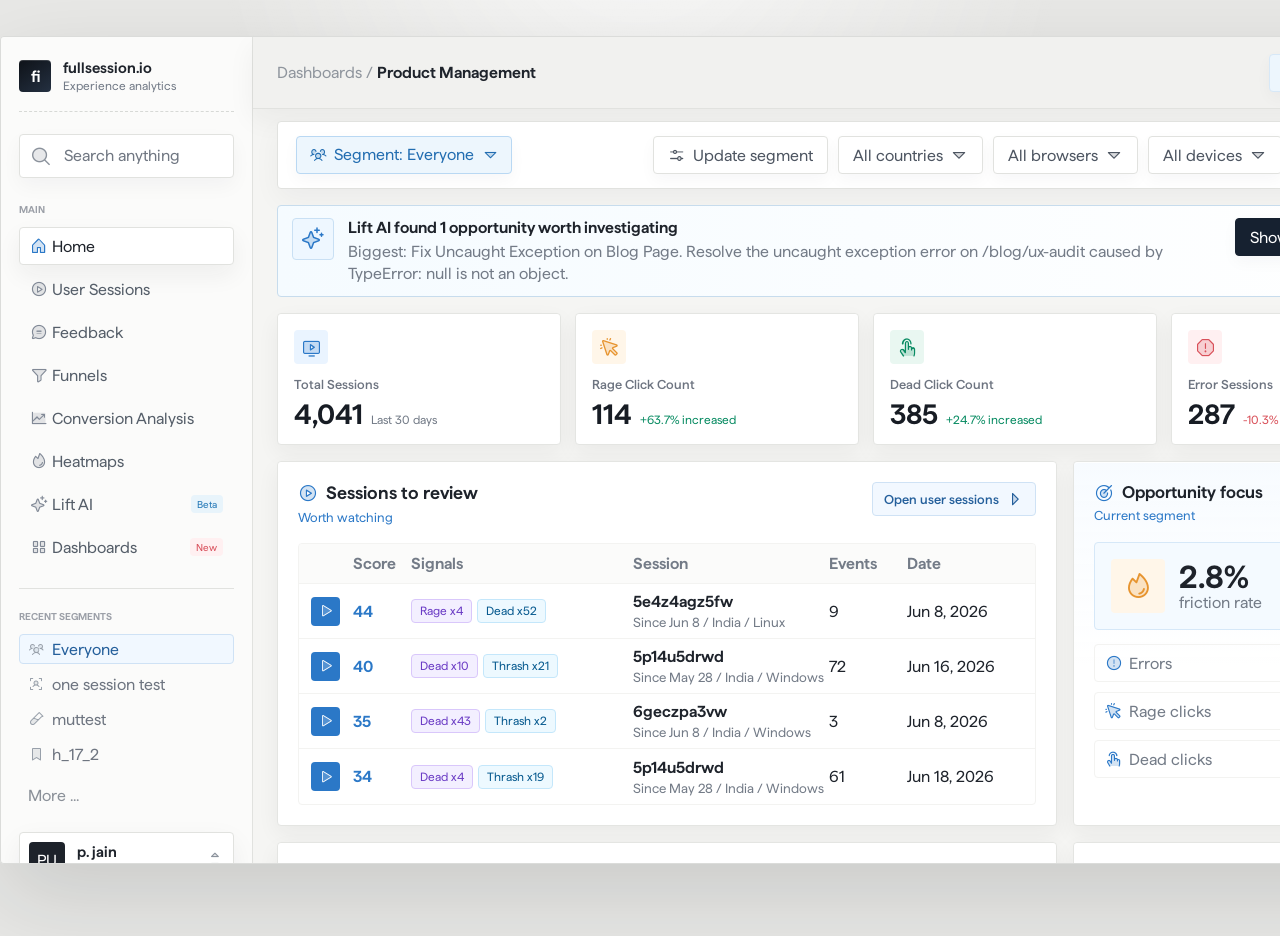
<file: dashboard-redesign.html>
<!doctype html>
<html lang="en">
  <head>
    <meta charset="UTF-8" />
    <meta name="viewport" content="width=device-width, initial-scale=1.0" />
    <title>FullSession Dashboard Redesign</title>
    <link rel="stylesheet" href="./phosphor/duotone.css" />
    <link rel="stylesheet" href="./dashboard-redesign.css" />
  </head>
  <body>
    <main class="app-frame">
      <aside class="sidebar">
        <div class="brand">
          <span class="brand-mark">fi</span>
          <div>
            <strong>fullsession.io</strong>
            <small>Experience analytics</small>
          </div>
        </div>

        <label class="search">
          <i class="ph-duotone ph-magnifying-glass"></i>
          <input value="Search anything" aria-label="Search anything" readonly />
        </label>

        <nav class="nav-group" aria-label="Primary navigation">
          <small>Main</small>
          <a class="is-active" href="#home" data-page="home"><i class="ph-duotone ph-house"></i><span>Home</span></a>
          <a href="#"><i class="ph-duotone ph-play-circle"></i><span>User Sessions</span></a>
          <a href="#"><i class="ph-duotone ph-chat-circle-text"></i><span>Feedback</span></a>
          <a href="#"><i class="ph-duotone ph-funnel"></i><span>Funnels</span></a>
          <a href="#"><i class="ph-duotone ph-chart-line-up"></i><span>Conversion Analysis</span></a>
          <a href="#"><i class="ph-duotone ph-fire"></i><span>Heatmaps</span></a>
          <a href="#lift-ai" data-page="lift-ai"><i class="ph-duotone ph-sparkle"></i><span>Lift AI</span><em>Beta</em></a>
          <a href="#"><i class="ph-duotone ph-squares-four"></i><span>Dashboards</span><em class="new">New</em></a>
        </nav>

        <div class="segments">
          <small>Recent Segments</small>
          <button class="segment-chip active" type="button"><i class="ph-duotone ph-users-three"></i>Everyone</button>
          <button class="segment-chip" type="button"><i class="ph-duotone ph-user-focus"></i>one session test</button>
          <button class="segment-chip" type="button"><i class="ph-duotone ph-test-tube"></i>muttest</button>
          <button class="segment-chip" type="button"><i class="ph-duotone ph-bookmark-simple"></i>h_17_2</button>
          <button class="more-link" type="button">More ...</button>
        </div>

        <div class="profile">
          <span>PU</span>
          <div>
            <strong>p. jain</strong>
            <small>Configure</small>
          </div>
          <i class="ph-duotone ph-caret-up-down"></i>
        </div>
      </aside>

      <section class="workspace">
        <div class="page-view is-active" data-page="home">
        <header class="dashboard-header">
          <div class="header-main">
            <div>
              <div class="crumb">
                <span>Dashboards / <strong>Product Management</strong></span>
              </div>
            </div>
            <div class="top-actions">
              <button class="icon-only" type="button" aria-label="Refresh"><i class="ph-duotone ph-arrow-clockwise"></i></button>
              <button class="primary" type="button"><i class="ph-duotone ph-plus"></i>Add charts</button>
            </div>
          </div>
          <div class="filterbar">
            <button class="segment" type="button"><i class="ph-duotone ph-users-three"></i><span>Segment: Everyone</span><i class="ph-duotone ph-caret-down"></i></button>
            <div class="filters">
              <button type="button"><i class="ph-duotone ph-sliders-horizontal"></i>Update segment</button>
              <button type="button">All countries<i class="ph-duotone ph-caret-down"></i></button>
              <button type="button">All browsers<i class="ph-duotone ph-caret-down"></i></button>
              <button type="button">All devices<i class="ph-duotone ph-caret-down"></i></button>
              <button type="button"><i class="ph-duotone ph-calendar-blank"></i>Last 30 days</button>
            </div>
          </div>
        </header>

        <section class="ai-callout">
          <div class="callout-icon"><i class="ph-duotone ph-sparkle"></i></div>
          <div>
            <strong>Lift AI found 1 opportunity worth investigating</strong>
            <span>Biggest: Fix Uncaught Exception on Blog Page. Resolve the uncaught exception error on /blog/ux-audit caused by TypeError: null is not an object.</span>
          </div>
          <button class="js-open-lift" type="button">Show recommendations</button>
        </section>

        <section class="summary-grid">
          <article class="metric-card metric-sessions">
            <div class="metric-icon"><i class="ph-duotone ph-monitor-play"></i></div>
            <small>Total Sessions</small>
            <div class="metric-row"><strong>4,041</strong><em class="neutral">Last 30 days</em></div>
          </article>
          <article class="metric-card metric-rage">
            <div class="metric-icon"><i class="ph-duotone ph-cursor-click"></i></div>
            <small>Rage Click Count</small>
            <div class="metric-row"><strong>114</strong><em class="positive">+63.7% increased</em></div>
          </article>
          <article class="metric-card metric-dead">
            <div class="metric-icon"><i class="ph-duotone ph-hand-tap"></i></div>
            <small>Dead Click Count</small>
            <div class="metric-row"><strong>385</strong><em class="positive">+24.7% increased</em></div>
          </article>
          <article class="metric-card metric-errors">
            <div class="metric-icon"><i class="ph-duotone ph-warning-octagon"></i></div>
            <small>Error Sessions</small>
            <div class="metric-row"><strong>287</strong><em class="negative">-10.3% reduced</em></div>
          </article>
        </section>

        <section class="dashboard-grid">
          <article class="card sessions-card span-8">
            <div class="card-head session-card-head">
              <div>
                <h2><i class="ph-duotone ph-play-circle"></i>Sessions to review</h2>
                <span>Worth watching</span>
              </div>
              <a class="card-action" href="#">Open user sessions<i class="ph-duotone ph-caret-right"></i></a>
            </div>
            <div class="review-table">
              <div class="review-row review-header"><span></span><span>Score</span><span>Signals</span><span>Session</span><span>Events</span><span>Date</span></div>
              <div class="review-row"><button><i class="ph-duotone ph-play"></i></button><strong>44</strong><span><em>Rage x4</em><em>Dead x52</em></span><b>5e4z4agz5fw<small>Since Jun 8 / India / Linux</small></b><span>9</span><span>Jun 8, 2026</span></div>
              <div class="review-row"><button><i class="ph-duotone ph-play"></i></button><strong>40</strong><span><em>Dead x10</em><em>Thrash x21</em></span><b>5p14u5drwd<small>Since May 28 / India / Windows</small></b><span>72</span><span>Jun 16, 2026</span></div>
              <div class="review-row"><button><i class="ph-duotone ph-play"></i></button><strong>35</strong><span><em>Dead x43</em><em>Thrash x2</em></span><b>6geczpa3vw<small>Since Jun 8 / India / Windows</small></b><span>3</span><span>Jun 8, 2026</span></div>
              <div class="review-row"><button><i class="ph-duotone ph-play"></i></button><strong>34</strong><span><em>Dead x4</em><em>Thrash x19</em></span><b>5p14u5drwd<small>Since May 28 / India / Windows</small></b><span>61</span><span>Jun 18, 2026</span></div>
            </div>
          </article>

          <article class="card opportunity-card span-4">
            <div class="card-head">
              <div>
                <h2><i class="ph-duotone ph-target"></i>Opportunity focus</h2>
                <span>Current segment</span>
              </div>
            </div>
            <div class="focus-score">
              <span class="visual-icon focus-icon"><i class="ph-duotone ph-fire"></i></span>
              <div>
                <strong>2.8%</strong>
                <span>friction rate</span>
              </div>
            </div>
            <div class="focus-list">
              <div><i class="ph-duotone ph-warning-circle"></i><span>Errors</span><strong>365</strong></div>
              <div><i class="ph-duotone ph-cursor-click"></i><span>Rage clicks</span><strong>114</strong></div>
              <div><i class="ph-duotone ph-hand-tap"></i><span>Dead clicks</span><strong>385</strong></div>
            </div>
          </article>

          <article class="card chart-card span-8">
            <div class="card-head">
              <div>
                <h2><i class="ph-duotone ph-chart-line"></i>Avg. Pages per Session Over Time</h2>
                <span>All sessions</span>
              </div>
              <div class="chart-tabs">
                <button class="active" type="button">Sessions</button>
                <button type="button">Friction</button>
                <button type="button">Errors</button>
                <button type="button">Feedback</button>
              </div>
            </div>
            <div class="line-chart">
              <svg viewBox="0 0 760 260" role="img" aria-label="Average pages per session trend">
                <defs>
                  <linearGradient id="mainChartFill" x1="0" x2="0" y1="0" y2="1">
                    <stop offset="0%" stop-color="#79b9e8" stop-opacity="0.48" />
                    <stop offset="100%" stop-color="#79b9e8" stop-opacity="0.04" />
                  </linearGradient>
                </defs>
                <g class="chart-grid">
                  <line x1="42" x2="730" y1="45" y2="45" />
                  <line x1="42" x2="730" y1="94" y2="94" />
                  <line x1="42" x2="730" y1="143" y2="143" />
                  <line x1="42" x2="730" y1="192" y2="192" />
                </g>
                <g class="chart-y">
                  <text x="8" y="48">6000</text>
                  <text x="8" y="97">4500</text>
                  <text x="8" y="146">3000</text>
                  <text x="8" y="195">1500</text>
                  <text x="22" y="235">0</text>
                </g>
                <path class="chart-area" d="M42 170 C70 128 95 122 120 104 C145 78 170 60 196 42 C220 76 238 58 260 70 C286 50 310 86 334 78 C358 100 380 98 404 124 C430 150 454 118 478 132 C506 150 532 166 560 154 C590 146 616 160 644 178 C672 188 704 172 730 184 L730 220 L42 220 Z" />
                <path class="chart-line" d="M42 170 C70 128 95 122 120 104 C145 78 170 60 196 42 C220 76 238 58 260 70 C286 50 310 86 334 78 C358 100 380 98 404 124 C430 150 454 118 478 132 C506 150 532 166 560 154 C590 146 616 160 644 178 C672 188 704 172 730 184" />
                <rect class="chart-selection" x="406" y="45" width="84" height="176" />
                <circle class="chart-point" cx="454" cy="118" r="5" />
                <g class="chart-tooltip">
                  <rect x="470" y="102" width="142" height="44" rx="4" />
                  <text x="484" y="120">Product Management</text>
                  <text x="484" y="137">Total Sessions: 4.04K</text>
                </g>
              </svg>
              <div class="axis-labels">
                <span>Jun 4</span><span>Jun 10</span><span>Jun 16</span><span>Jun 22</span><span>Jul 2</span>
              </div>
            </div>
          </article>

          <article class="card form-card span-4">
            <div class="card-head">
              <h2><i class="ph-duotone ph-list-checks"></i>Form Abandonment by Page</h2>
            </div>
            <div class="abandonment-card">
              <span class="visual-icon form-icon"><i class="ph-duotone ph-browser"></i></span>
              <div>
                <span>/book-a-demo</span>
                <strong>5 abandoned forms</strong>
              </div>
            </div>
            <div class="mini-progress"><span style="--w:68%"></span></div>
            <small class="helper">Highest abandonment page in the selected segment.</small>
            <div class="form-insights">
              <div><i class="ph-duotone ph-files"></i><span>Page views</span><strong>164</strong></div>
              <div><i class="ph-duotone ph-monitor-play"></i><span>Reviewable sessions</span><strong>5</strong></div>
              <div><i class="ph-duotone ph-calendar-blank"></i><span>Window</span><strong>30 days</strong></div>
            </div>
          </article>

          <article class="card errors-card span-4">
            <div class="card-head">
              <h2><i class="ph-duotone ph-bug"></i>Top errors by sessions affected</h2>
              <a href="#">All errors</a>
            </div>
            <div class="error-list compact-errors">
              <div class="error-item">
                <span><strong>Cannot read properties of null</strong><small>/pricing</small></span>
                <em>36</em>
              </div>
              <div class="error-item">
                <span><strong>Cannot read properties of null</strong><small>/blog/close-ended-question-examples</small></span>
                <em>26</em>
              </div>
              <div class="error-item">
                <span><strong>Cannot read properties of null</strong><small>/blog/close-ended-question-examples</small></span>
                <em>22</em>
              </div>
              <div class="error-item">
                <span><strong>Null is not an object</strong><small>/book-a-demo</small></span>
                <em>7</em>
              </div>
            </div>
            <a class="card-cta" href="#"><i class="ph-duotone ph-monitor-play"></i>View affected sessions</a>
          </article>

          <article class="card feedback-card span-4">
            <div class="card-head">
              <h2><i class="ph-duotone ph-chat-circle-dots"></i>Recent Feedback</h2>
              <a href="#">All feedback</a>
            </div>
            <div class="feedback-status">
              <span class="visual-icon feedback-icon"><i class="ph-duotone ph-chat-teardrop-text"></i></span>
              <strong>0 new responses</strong>
              <span>Feedback is quiet for this period. Keep the widget active on high-friction pages.</span>
            </div>
            <div class="feedback-sources">
              <span><i class="ph-duotone ph-check-circle"></i>Widget active</span>
              <span><i class="ph-duotone ph-link"></i>Linked to sessions</span>
            </div>
          </article>

          <article class="card span-4">
            <div class="card-head">
              <h2><i class="ph-duotone ph-timer"></i>Slowest Pages</h2>
            </div>
            <div class="simple-table slow-pages">
              <div class="table-row table-header"><span>Page</span><span>Load Time</span></div>
              <div class="table-row"><span>/blog/how-to-read-a-heatmap/</span><b>17.4s</b></div>
              <div class="table-row"><span>/blog/website-issues</span><b>16.8s</b></div>
              <div class="table-row"><span>/blog/fullsession-vs-hotjar-heatmaps</span><b>11.3s</b></div>
              <div class="table-row"><span>/blog/ecommerce-cro-audit</span><b>9.54s</b></div>
              <div class="table-row"><span>/page/25</span><b>9.47s</b></div>
            </div>
          </article>

          <article class="card trend-card span-8">
            <div class="card-head">
              <h2><i class="ph-duotone ph-activity"></i>Trends</h2>
            </div>
            <div class="trend-grid">
              <div>
                <span>Sessions</span>
                <strong>4,041</strong>
                <svg class="mini-area-chart" viewBox="0 0 240 72" preserveAspectRatio="none" aria-hidden="true">
                  <path class="mini-fill blue" d="M0 52 C36 34 62 42 88 26 C116 12 138 30 164 24 C192 18 214 38 240 26 L240 70 L0 70 Z" />
                  <path class="mini-line blue" d="M0 52 C36 34 62 42 88 26 C116 12 138 30 164 24 C192 18 214 38 240 26" />
                </svg>
              </div>
              <div>
                <span>Friction rate</span>
                <strong>2.8%</strong>
                <svg class="mini-area-chart" viewBox="0 0 240 72" preserveAspectRatio="none" aria-hidden="true">
                  <path class="mini-fill orange" d="M0 24 C32 42 58 30 82 48 C112 62 136 38 164 46 C190 54 214 36 240 44 L240 70 L0 70 Z" />
                  <path class="mini-line orange" d="M0 24 C32 42 58 30 82 48 C112 62 136 38 164 46 C190 54 214 36 240 44" />
                </svg>
              </div>
              <div>
                <span>Feedback</span>
                <strong>0</strong>
                <svg class="mini-area-chart" viewBox="0 0 240 72" preserveAspectRatio="none" aria-hidden="true">
                  <path class="mini-fill green" d="M0 54 C40 58 76 56 112 58 C148 60 184 56 240 58 L240 70 L0 70 Z" />
                  <path class="mini-line green" d="M0 54 C40 58 76 56 112 58 C148 60 184 56 240 58" />
                </svg>
              </div>
              <div>
                <span>Errors</span>
                <strong>365</strong>
                <svg class="mini-area-chart" viewBox="0 0 240 72" preserveAspectRatio="none" aria-hidden="true">
                  <path class="mini-fill red" d="M0 56 C30 44 54 50 76 34 C102 14 126 30 152 22 C180 16 204 44 240 36 L240 70 L0 70 Z" />
                  <path class="mini-line red" d="M0 56 C30 44 54 50 76 34 C102 14 126 30 152 22 C180 16 204 44 240 36" />
                </svg>
              </div>
            </div>
          </article>

          <article class="card span-4">
            <div class="card-head">
              <h2><i class="ph-duotone ph-files"></i>Top Pages by Visits</h2>
            </div>
            <div class="simple-table pages-table">
              <div class="table-row table-header"><span>Page</span><span>Views</span><span>%</span></div>
              <div class="table-row"><span>/</span><b>987</b><em>43.1%</em></div>
              <div class="table-row"><span>/blog</span><b>301</b><em>13.1%</em></div>
              <div class="table-row"><span>/pricing</span><b>222</b><em>9.7%</em></div>
              <div class="table-row"><span>/blog/close-ended-question-examples</span><b>197</b><em>8.6%</em></div>
              <div class="table-row"><span>/book-a-demo</span><b>164</b><em>7.1%</em></div>
              <div class="table-row"><span>/product/session-replay</span><b>114</b><em>5.0%</em></div>
            </div>
          </article>

          <article class="card span-6">
            <div class="card-head">
              <h2><i class="ph-duotone ph-code"></i>Sessions with JS Exceptions</h2>
            </div>
            <div class="session-mini-list">
              <div><strong>ta39vg6hv6w</strong><span>India / desktop - Windows</span><em>Jul 3 / 8 events</em></div>
              <div><strong>ms9484lpej9</strong><span>India / desktop - Mac</span><em>Jul 3 / 1 event</em></div>
              <div><strong>kbrykdvzvhot</strong><span>The Netherlands / desktop - Windows</span><em>Jul 3 / 2 events</em></div>
              <div><strong>jyf69ds2di</strong><span>India / desktop - Windows</span><em>Jul 3 / 3 events</em></div>
            </div>
          </article>

          <article class="card browser-card span-6">
            <div class="card-head">
              <h2><i class="ph-duotone ph-globe"></i>Sessions by Browser &amp; OS</h2>
            </div>
            <div class="bar-list">
              <div><span>Chrome - Windows</span><i style="--w:100%"></i><b>2.0k</b></div>
              <div><span>Chrome - Mac</span><i style="--w:66%"></i><b>1.2k</b></div>
              <div><span>Safari - iOS</span><i style="--w:18%"></i><b>228</b></div>
              <div><span>Chrome - Linux</span><i style="--w:15%"></i><b>220</b></div>
              <div><span>Chrome - Android</span><i style="--w:9%"></i><b>97</b></div>
              <div><span>Microsoft Edge</span><i style="--w:7%"></i><b>59</b></div>
            </div>
          </article>
        </section>
        </div>

        <div class="page-view" data-page="lift-ai">
          <header class="dashboard-header">
            <div class="header-main">
              <div>
                <div class="crumb">
                  <span>Lift AI / <strong>get-a-demo Recommendations</strong></span>
                </div>
              </div>
              <div class="top-actions">
                <button class="icon-only" type="button" aria-label="Refresh"><i class="ph-duotone ph-arrow-clockwise"></i></button>
                <button class="primary" type="button"><i class="ph-duotone ph-sparkle"></i>Open recommendation</button>
              </div>
            </div>
            <div class="filterbar">
              <button class="segment" type="button"><i class="ph-duotone ph-users-three"></i><span>Segment: Everyone</span><i class="ph-duotone ph-caret-down"></i></button>
              <div class="filters">
                <button type="button"><i class="ph-duotone ph-funnel"></i>All issues</button>
                <button type="button">Impact first<i class="ph-duotone ph-caret-down"></i></button>
                <button type="button">All statuses<i class="ph-duotone ph-caret-down"></i></button>
                <button type="button">All severities<i class="ph-duotone ph-caret-down"></i></button>
                <button type="button"><i class="ph-duotone ph-calendar-blank"></i>Last 30 days</button>
              </div>
            </div>
          </header>

          <section class="card lift-pipeline-card">
            <div class="lift-pipeline-head">
              <div>
                <h2>Pipeline Health <i class="ph-duotone ph-info"></i><span class="status-pill status-new">New</span></h2>
              </div>
              <span>33 recommendations</span>
            </div>
            <div class="pipeline-bar" aria-hidden="true">
              <span class="new" style="--w:64%"></span>
              <span class="validating" style="--w:6%"></span>
              <span class="complete" style="--w:15%"></span>
              <span class="dismissed" style="--w:6%"></span>
              <span class="planned" style="--w:9%"></span>
            </div>
            <div class="pipeline-legend">
              <span><i class="dot new"></i><strong>21</strong> New</span>
              <span><i class="dot validating"></i><strong>2</strong> Validating</span>
              <span><i class="dot complete"></i><strong>5</strong> Validation Complete</span>
              <span><i class="dot dismissed"></i><strong>2</strong> Dismissed</span>
              <span><i class="dot planned"></i><strong>3</strong> Planned</span>
            </div>
          </section>

          <section class="lift-priority-banner">
            <div class="callout-icon"><i class="ph-duotone ph-sparkle"></i></div>
            <div>
              <strong>Start with your highest-impact recommendation</strong>
              <span>"Dead Clicks on Pricing Page" <b>&bull;</b> predicted 2.86% &mdash; 34.78% lift</span>
            </div>
            <button type="button">Open recommendation</button>
            <i class="ph-duotone ph-x"></i>
          </section>

          <section class="card lift-table-card">
            <div class="lift-table-toolbar">
              <div class="table-tools">
                <label class="table-search"><i class="ph-duotone ph-magnifying-glass"></i><input value="Search Recommendation" aria-label="Search Recommendation" readonly /></label>
                <button type="button">All time<i class="ph-duotone ph-caret-down"></i></button>
              </div>
              <div class="scan-meta">
                <span><i class="ph-duotone ph-chart-bar"></i>Last Scan: <strong>4h ago</strong></span>
                <span>Total Issues: <strong>33</strong></span>
              </div>
            </div>
            <div class="lift-filter-chips">
              <span class="is-active">All <b>33</b></span>
              <span><i class="dot new"></i>New <b>21</b></span>
              <span><i class="dot dismissed"></i>Dismissed <b>2</b></span>
              <span><i class="dot planned"></i>Planned <b>3</b></span>
              <span><i class="dot validating"></i>Validating <b>2</b></span>
              <span><i class="dot complete"></i>Validation Complete <b>5</b></span>
            </div>
            <div class="lift-table-scroll">
              <div class="lift-table">
                <div class="lift-row lift-header">
                  <span>Recommendation <i class="ph-duotone ph-caret-up-down"></i></span>
                  <span>Status <i class="ph-duotone ph-caret-up-down"></i></span>
                  <span>Page <i class="ph-duotone ph-caret-up-down"></i></span>
                  <span>Issue Type <i class="ph-duotone ph-caret-up-down"></i></span>
                  <span>Severity <i class="ph-duotone ph-caret-up-down"></i></span>
                  <span>Funnel Steps <i class="ph-duotone ph-caret-up-down"></i></span>
                  <span>Baseline <i class="ph-duotone ph-caret-up-down"></i></span>
                  <span>Predicted Lift <i class="ph-duotone ph-caret-up-down"></i></span>
                  <span>Actual Lift <i class="ph-duotone ph-caret-up-down"></i></span>
                  <span>Last / First Seen</span>
                </div>
                <div class="lift-row"><strong>Slow Load Time on Contact Page</strong><span class="status-pill status-new">New</span><span><b>Contact</b><small>/contact</small></span><span>Page Performance</span><span class="severity-low">Low</span><span>1 &rarr; 2</span><span>29.31%</span><span>0.00% &mdash; 9.83%</span><span>Awaiting acceptance</span><span><a>Yesterday</a><small>Apr 8, 2026 &middot; first seen</small></span></div>
                <div class="lift-row"><strong>JavaScript Error on About Page</strong><span class="status-pill status-validating">Validating</span><span><b>About Fullsession</b><small>/about-fullsession</small></span><span>Uncaught Exceptions</span><span class="severity-low">Low</span><span>2 &rarr; 3</span><span>17.39%</span><span>0.00% &mdash; 15.74%</span><span>Awaiting validation</span><span><a>Yesterday</a><small>Jul 2, 2026 &middot; first seen</small></span></div>
                <div class="lift-row"><strong>Slow Load Time on Session Replay Page</strong><span class="status-pill status-validating">Validating</span><span><b>Session Replay</b><small>/product/session-replay</small></span><span>Page Performance</span><span class="severity-low">Low</span><span>1 &rarr; 2</span><span>33.82%</span><span>0.00% &mdash; 9.44%</span><span>Awaiting validation</span><span><a>2 days ago</a><small>Mar 28, 2026 &middot; first seen</small></span></div>
                <div class="lift-row"><strong>Non-Interactive Elements Causing Dead Clicks</strong><span class="status-pill status-new">New</span><span><b>Home</b><small>/</small></span><span>Dead Clicks</span><span class="severity-low">Low</span><span>2 &rarr; 3</span><span>32.26%</span><span>0.00% &mdash; 17.10%</span><span>Awaiting acceptance</span><span><a>28 days ago</a><small>Apr 20, 2026 &middot; first seen</small></span></div>
                <div class="lift-row"><strong>Dead Clicks on Product Page</strong><span class="status-pill status-new">New</span><span><b>Home</b><small>/</small></span><span>customEvent</span><span class="severity-low">Low</span><span>2 &rarr; 3</span><span>23.08%</span><span>0.00% &mdash; 17.59%</span><span>Awaiting acceptance</span><span><a>29 days ago</a><small>Apr 20, 2026 &middot; first seen</small></span></div>
                <div class="lift-row"><strong>Uncaught TypeError on Pricing Page</strong><span class="status-pill status-complete">Validation Complete</span><span><b>Contact</b><small>/contact</small></span><span>Uncaught Exceptions</span><span class="severity-low">Low</span><span>2 &rarr; 3</span><span>16.67%</span><span>0.00% &mdash; 20.65%</span><span>-7.58%</span><span><a>36 days ago</a><small>Mar 4, 2026 &middot; first seen</small></span></div>
                <div class="lift-row"><strong>Demo Request Process Confusion</strong><span class="status-pill status-new">New</span><span><b>Home</b><small>/</small></span><span>customEvent</span><span class="severity-low">Low</span><span>2 &rarr; 3</span><span>23.81%</span><span>0.00% &mdash; 20.31%</span><span>Awaiting acceptance</span><span><a>36 days ago</a><small>Apr 25, 2026 &middot; first seen</small></span></div>
                <div class="lift-row"><strong>Slow Load Times on Blog Page</strong><span class="status-pill status-dismissed">Dismissed</span><span><b>Blog</b><small>/blog</small></span><span>Page Performance</span><span class="severity-low">Low</span><span>2 &rarr; 3</span><span>24.14%</span><span>0.00% &mdash; 18.94%</span><span>N/A - dismissed</span><span><a>38 days ago</a><small>Mar 12, 2026 &middot; first seen</small></span></div>
                <div class="lift-row"><strong>Slow Load Times on /book-a-demo</strong><span class="status-pill status-complete">Validation Complete</span><span><b>Book A Demo</b><small>/book-a-demo</small></span><span>Page Performance</span><span class="severity-low">Low</span><span>1 &rarr; 2</span><span>52.54%</span><span>0.00% &mdash; 11.26%</span><span>0.00%</span><span><a>42 days ago</a><small>May 22, 2026 &middot; first seen</small></span></div>
                <div class="lift-row"><strong>Dead Clicks on Non-Interactive Image</strong><span class="status-pill status-new">New</span><span><b>Home</b><small>/</small></span><span>Dead Clicks</span><span class="severity-low">Low</span><span>2 &rarr; 3</span><span>35.29%</span><span>0.00% &mdash; 25.20%</span><span>Awaiting acceptance</span><span><a>65 days ago</a><small>First seen in selected range</small></span></div>
              </div>
            </div>
            <div class="lift-table-footer">
              <span>1-10 of 33</span>
              <div><button type="button"><i class="ph-duotone ph-caret-left"></i></button><button class="is-active" type="button">1</button><button type="button">2</button><button type="button">3</button><button type="button">4</button><button type="button"><i class="ph-duotone ph-caret-right"></i></button></div>
            </div>
          </section>
        </div>
      </section>
    </main>
    <script>
      const appFrame = document.querySelector(".app-frame");
      const navLinks = document.querySelectorAll(".nav-group a[data-page]");
      const pageViews = document.querySelectorAll(".page-view");

      function showPage(page) {
        pageViews.forEach((view) => view.classList.toggle("is-active", view.dataset.page === page));
        navLinks.forEach((link) => link.classList.toggle("is-active", link.dataset.page === page));
        appFrame.scrollTop = 0;
      }

      navLinks.forEach((link) => {
        link.addEventListener("click", (event) => {
          event.preventDefault();
          const page = link.dataset.page;
          showPage(page);
          history.replaceState(null, "", `#${page}`);
        });
      });

      document.querySelectorAll(".js-open-lift").forEach((button) => {
        button.addEventListener("click", () => {
          showPage("lift-ai");
          history.replaceState(null, "", "#lift-ai");
        });
      });

      if (location.hash === "#lift-ai") {
        showPage("lift-ai");
      }
    </script>
  </body>
</html>
</file>
<file: phosphor/duotone.css>
@font-face {
  font-family: "Phosphor-Duotone";
  src:
    url("./Phosphor-Duotone.woff2") format("woff2"),
    url("./Phosphor-Duotone.woff") format("woff"),
    url("./Phosphor-Duotone.ttf") format("truetype"),
    url("./Phosphor-Duotone.svg#Phosphor-Duotone") format("svg");
  font-weight: normal;
  font-style: normal;
  font-display: block;
}

.ph-duotone {
  /* use !important to prevent issues with browser extensions that change fonts */
  font-family: "Phosphor-Duotone" !important;
  speak: never;
  font-style: normal;
  font-weight: normal;
  font-variant: normal;
  text-transform: none;
  line-height: 1;

  /* Better Font Rendering =========== */
  -webkit-font-smoothing: antialiased;
  -moz-osx-font-smoothing: grayscale;
}

.ph-duotone.ph-acorn:before {
  content: "\eb9a";
  opacity: 0.2;
}
.ph-duotone.ph-acorn:after {
  content: "\eb9b";
  margin-left: -1em;
}
.ph-duotone.ph-address-book:before {
  content: "\e6f8";
  opacity: 0.2;
}
.ph-duotone.ph-address-book:after {
  content: "\e6f9";
  margin-left: -1em;
}
.ph-duotone.ph-address-book-tabs:before {
  content: "\ee4e";
  opacity: 0.2;
}
.ph-duotone.ph-address-book-tabs:after {
  content: "\ee4f";
  margin-left: -1em;
}
.ph-duotone.ph-air-traffic-control:before {
  content: "\ecd8";
  opacity: 0.2;
}
.ph-duotone.ph-air-traffic-control:after {
  content: "\ecd9";
  margin-left: -1em;
}
.ph-duotone.ph-airplane:before {
  content: "\e002";
  opacity: 0.2;
}
.ph-duotone.ph-airplane:after {
  content: "\e003";
  margin-left: -1em;
}
.ph-duotone.ph-airplane-in-flight:before {
  content: "\e4fe";
  opacity: 0.2;
}
.ph-duotone.ph-airplane-in-flight:after {
  content: "\e4ff";
  margin-left: -1em;
}
.ph-duotone.ph-airplane-landing:before {
  content: "\e502";
  opacity: 0.2;
}
.ph-duotone.ph-airplane-landing:after {
  content: "\e503";
  margin-left: -1em;
}
.ph-duotone.ph-airplane-takeoff:before {
  content: "\e504";
  opacity: 0.2;
}
.ph-duotone.ph-airplane-takeoff:after {
  content: "\e505";
  margin-left: -1em;
}
.ph-duotone.ph-airplane-taxiing:before {
  content: "\e500";
  opacity: 0.2;
}
.ph-duotone.ph-airplane-taxiing:after {
  content: "\e501";
  margin-left: -1em;
}
.ph-duotone.ph-airplane-tilt:before {
  content: "\e5d6";
  opacity: 0.2;
}
.ph-duotone.ph-airplane-tilt:after {
  content: "\e5d7";
  margin-left: -1em;
}
.ph-duotone.ph-airplay:before {
  content: "\e004";
  opacity: 0.2;
}
.ph-duotone.ph-airplay:after {
  content: "\e005";
  margin-left: -1em;
}
.ph-duotone.ph-alarm:before {
  content: "\e006";
  opacity: 0.2;
}
.ph-duotone.ph-alarm:after {
  content: "\e007";
  margin-left: -1em;
}
.ph-duotone.ph-alien:before {
  content: "\e8a6";
  opacity: 0.2;
}
.ph-duotone.ph-alien:after {
  content: "\e8a7";
  margin-left: -1em;
}
.ph-duotone.ph-align-bottom:before {
  content: "\e506";
  opacity: 0.2;
}
.ph-duotone.ph-align-bottom:after {
  content: "\e507";
  margin-left: -1em;
}
.ph-duotone.ph-align-bottom-simple:before {
  content: "\eb0c";
  opacity: 0.2;
}
.ph-duotone.ph-align-bottom-simple:after {
  content: "\eb0d";
  margin-left: -1em;
}
.ph-duotone.ph-align-center-horizontal:before {
  content: "\e50a";
  opacity: 0.2;
}
.ph-duotone.ph-align-center-horizontal:after {
  content: "\e50b";
  margin-left: -1em;
}
.ph-duotone.ph-align-center-horizontal-simple:before {
  content: "\eb0e";
  opacity: 0.2;
}
.ph-duotone.ph-align-center-horizontal-simple:after {
  content: "\eb0f";
  margin-left: -1em;
}
.ph-duotone.ph-align-center-vertical:before {
  content: "\e50c";
  opacity: 0.2;
}
.ph-duotone.ph-align-center-vertical:after {
  content: "\e50d";
  margin-left: -1em;
}
.ph-duotone.ph-align-center-vertical-simple:before {
  content: "\eb10";
  opacity: 0.2;
}
.ph-duotone.ph-align-center-vertical-simple:after {
  content: "\eb11";
  margin-left: -1em;
}
.ph-duotone.ph-align-left:before {
  content: "\e50e";
  opacity: 0.2;
}
.ph-duotone.ph-align-left:after {
  content: "\e50f";
  margin-left: -1em;
}
.ph-duotone.ph-align-left-simple:before {
  content: "\eaee";
  opacity: 0.2;
}
.ph-duotone.ph-align-left-simple:after {
  content: "\eaef";
  margin-left: -1em;
}
.ph-duotone.ph-align-right:before {
  content: "\e510";
  opacity: 0.2;
}
.ph-duotone.ph-align-right:after {
  content: "\e511";
  margin-left: -1em;
}
.ph-duotone.ph-align-right-simple:before {
  content: "\eb12";
  opacity: 0.2;
}
.ph-duotone.ph-align-right-simple:after {
  content: "\eb13";
  margin-left: -1em;
}
.ph-duotone.ph-align-top:before {
  content: "\e512";
  opacity: 0.2;
}
.ph-duotone.ph-align-top:after {
  content: "\e513";
  margin-left: -1em;
}
.ph-duotone.ph-align-top-simple:before {
  content: "\eb14";
  opacity: 0.2;
}
.ph-duotone.ph-align-top-simple:after {
  content: "\eb15";
  margin-left: -1em;
}
.ph-duotone.ph-amazon-logo:before {
  content: "\e96c";
  opacity: 0.2;
}
.ph-duotone.ph-amazon-logo:after {
  content: "\e96d";
  margin-left: -1em;
}
.ph-duotone.ph-ambulance:before {
  content: "\e572";
  opacity: 0.2;
}
.ph-duotone.ph-ambulance:after {
  content: "\e573";
  margin-left: -1em;
}
.ph-duotone.ph-anchor:before {
  content: "\e514";
  opacity: 0.2;
}
.ph-duotone.ph-anchor:after {
  content: "\e515";
  margin-left: -1em;
}
.ph-duotone.ph-anchor-simple:before {
  content: "\e5d8";
  opacity: 0.2;
}
.ph-duotone.ph-anchor-simple:after {
  content: "\e5d9";
  margin-left: -1em;
}
.ph-duotone.ph-android-logo:before {
  content: "\e008";
  opacity: 0.2;
}
.ph-duotone.ph-android-logo:after {
  content: "\e009";
  margin-left: -1em;
}
.ph-duotone.ph-angle:before {
  content: "\e7bc";
  opacity: 0.2;
}
.ph-duotone.ph-angle:after {
  content: "\e7bd";
  margin-left: -1em;
}
.ph-duotone.ph-angular-logo:before {
  content: "\eb80";
  opacity: 0.2;
}
.ph-duotone.ph-angular-logo:after {
  content: "\eb81";
  margin-left: -1em;
}
.ph-duotone.ph-aperture:before {
  content: "\e00a";
  opacity: 0.2;
}
.ph-duotone.ph-aperture:after {
  content: "\e00b";
  margin-left: -1em;
}
.ph-duotone.ph-app-store-logo:before {
  content: "\e974";
  opacity: 0.2;
}
.ph-duotone.ph-app-store-logo:after {
  content: "\e975";
  margin-left: -1em;
}
.ph-duotone.ph-app-window:before {
  content: "\e5da";
  opacity: 0.2;
}
.ph-duotone.ph-app-window:after {
  content: "\e5db";
  margin-left: -1em;
}
.ph-duotone.ph-apple-logo:before {
  content: "\e516";
  opacity: 0.2;
}
.ph-duotone.ph-apple-logo:after {
  content: "\e517";
  margin-left: -1em;
}
.ph-duotone.ph-apple-podcasts-logo:before {
  content: "\eb96";
  opacity: 0.2;
}
.ph-duotone.ph-apple-podcasts-logo:after {
  content: "\eb97";
  margin-left: -1em;
}
.ph-duotone.ph-approximate-equals:before {
  content: "\edaa";
  opacity: 0.2;
}
.ph-duotone.ph-approximate-equals:after {
  content: "\edab";
  margin-left: -1em;
}
.ph-duotone.ph-archive:before {
  content: "\e00c";
  opacity: 0.2;
}
.ph-duotone.ph-archive:after {
  content: "\e00d";
  margin-left: -1em;
}
.ph-duotone.ph-armchair:before {
  content: "\e012";
  opacity: 0.2;
}
.ph-duotone.ph-armchair:after {
  content: "\e013";
  margin-left: -1em;
}
.ph-duotone.ph-arrow-arc-left:before {
  content: "\e014";
  opacity: 0.2;
}
.ph-duotone.ph-arrow-arc-left:after {
  content: "\e015";
  margin-left: -1em;
}
.ph-duotone.ph-arrow-arc-right:before {
  content: "\e016";
  opacity: 0.2;
}
.ph-duotone.ph-arrow-arc-right:after {
  content: "\e017";
  margin-left: -1em;
}
.ph-duotone.ph-arrow-bend-double-up-left:before {
  content: "\e03a";
  opacity: 0.2;
}
.ph-duotone.ph-arrow-bend-double-up-left:after {
  content: "\e03b";
  margin-left: -1em;
}
.ph-duotone.ph-arrow-bend-double-up-right:before {
  content: "\e03c";
  opacity: 0.2;
}
.ph-duotone.ph-arrow-bend-double-up-right:after {
  content: "\e03d";
  margin-left: -1em;
}
.ph-duotone.ph-arrow-bend-down-left:before {
  content: "\e018";
  opacity: 0.2;
}
.ph-duotone.ph-arrow-bend-down-left:after {
  content: "\e019";
  margin-left: -1em;
}
.ph-duotone.ph-arrow-bend-down-right:before {
  content: "\e01a";
  opacity: 0.2;
}
.ph-duotone.ph-arrow-bend-down-right:after {
  content: "\e01b";
  margin-left: -1em;
}
.ph-duotone.ph-arrow-bend-left-down:before {
  content: "\e01c";
  opacity: 0.2;
}
.ph-duotone.ph-arrow-bend-left-down:after {
  content: "\e01d";
  margin-left: -1em;
}
.ph-duotone.ph-arrow-bend-left-up:before {
  content: "\e01e";
  opacity: 0.2;
}
.ph-duotone.ph-arrow-bend-left-up:after {
  content: "\e01f";
  margin-left: -1em;
}
.ph-duotone.ph-arrow-bend-right-down:before {
  content: "\e020";
  opacity: 0.2;
}
.ph-duotone.ph-arrow-bend-right-down:after {
  content: "\e021";
  margin-left: -1em;
}
.ph-duotone.ph-arrow-bend-right-up:before {
  content: "\e022";
  opacity: 0.2;
}
.ph-duotone.ph-arrow-bend-right-up:after {
  content: "\e023";
  margin-left: -1em;
}
.ph-duotone.ph-arrow-bend-up-left:before {
  content: "\e024";
  opacity: 0.2;
}
.ph-duotone.ph-arrow-bend-up-left:after {
  content: "\e025";
  margin-left: -1em;
}
.ph-duotone.ph-arrow-bend-up-right:before {
  content: "\e026";
  opacity: 0.2;
}
.ph-duotone.ph-arrow-bend-up-right:after {
  content: "\e027";
  margin-left: -1em;
}
.ph-duotone.ph-arrow-circle-down:before {
  content: "\e028";
  opacity: 0.2;
}
.ph-duotone.ph-arrow-circle-down:after {
  content: "\e029";
  margin-left: -1em;
}
.ph-duotone.ph-arrow-circle-down-left:before {
  content: "\e02a";
  opacity: 0.2;
}
.ph-duotone.ph-arrow-circle-down-left:after {
  content: "\e02b";
  margin-left: -1em;
}
.ph-duotone.ph-arrow-circle-down-right:before {
  content: "\e02c";
  opacity: 0.2;
}
.ph-duotone.ph-arrow-circle-down-right:after {
  content: "\e02d";
  margin-left: -1em;
}
.ph-duotone.ph-arrow-circle-left:before {
  content: "\e05a";
  opacity: 0.2;
}
.ph-duotone.ph-arrow-circle-left:after {
  content: "\e05b";
  margin-left: -1em;
}
.ph-duotone.ph-arrow-circle-right:before {
  content: "\e02e";
  opacity: 0.2;
}
.ph-duotone.ph-arrow-circle-right:after {
  content: "\e02f";
  margin-left: -1em;
}
.ph-duotone.ph-arrow-circle-up:before {
  content: "\e030";
  opacity: 0.2;
}
.ph-duotone.ph-arrow-circle-up:after {
  content: "\e031";
  margin-left: -1em;
}
.ph-duotone.ph-arrow-circle-up-left:before {
  content: "\e032";
  opacity: 0.2;
}
.ph-duotone.ph-arrow-circle-up-left:after {
  content: "\e033";
  margin-left: -1em;
}
.ph-duotone.ph-arrow-circle-up-right:before {
  content: "\e034";
  opacity: 0.2;
}
.ph-duotone.ph-arrow-circle-up-right:after {
  content: "\e035";
  margin-left: -1em;
}
.ph-duotone.ph-arrow-clockwise:before {
  content: "\e036";
  opacity: 0.2;
}
.ph-duotone.ph-arrow-clockwise:after {
  content: "\e037";
  margin-left: -1em;
}
.ph-duotone.ph-arrow-counter-clockwise:before {
  content: "\e038";
  opacity: 0.2;
}
.ph-duotone.ph-arrow-counter-clockwise:after {
  content: "\e039";
  margin-left: -1em;
}
.ph-duotone.ph-arrow-down:before {
  content: "\e03e";
  opacity: 0.2;
}
.ph-duotone.ph-arrow-down:after {
  content: "\e03f";
  margin-left: -1em;
}
.ph-duotone.ph-arrow-down-left:before {
  content: "\e040";
  opacity: 0.2;
}
.ph-duotone.ph-arrow-down-left:after {
  content: "\e041";
  margin-left: -1em;
}
.ph-duotone.ph-arrow-down-right:before {
  content: "\e042";
  opacity: 0.2;
}
.ph-duotone.ph-arrow-down-right:after {
  content: "\e043";
  margin-left: -1em;
}
.ph-duotone.ph-arrow-elbow-down-left:before {
  content: "\e044";
  opacity: 0.2;
}
.ph-duotone.ph-arrow-elbow-down-left:after {
  content: "\e045";
  margin-left: -1em;
}
.ph-duotone.ph-arrow-elbow-down-right:before {
  content: "\e046";
  opacity: 0.2;
}
.ph-duotone.ph-arrow-elbow-down-right:after {
  content: "\e047";
  margin-left: -1em;
}
.ph-duotone.ph-arrow-elbow-left:before {
  content: "\e048";
  opacity: 0.2;
}
.ph-duotone.ph-arrow-elbow-left:after {
  content: "\e049";
  margin-left: -1em;
}
.ph-duotone.ph-arrow-elbow-left-down:before {
  content: "\e04a";
  opacity: 0.2;
}
.ph-duotone.ph-arrow-elbow-left-down:after {
  content: "\e04b";
  margin-left: -1em;
}
.ph-duotone.ph-arrow-elbow-left-up:before {
  content: "\e04c";
  opacity: 0.2;
}
.ph-duotone.ph-arrow-elbow-left-up:after {
  content: "\e04d";
  margin-left: -1em;
}
.ph-duotone.ph-arrow-elbow-right:before {
  content: "\e04e";
  opacity: 0.2;
}
.ph-duotone.ph-arrow-elbow-right:after {
  content: "\e04f";
  margin-left: -1em;
}
.ph-duotone.ph-arrow-elbow-right-down:before {
  content: "\e050";
  opacity: 0.2;
}
.ph-duotone.ph-arrow-elbow-right-down:after {
  content: "\e051";
  margin-left: -1em;
}
.ph-duotone.ph-arrow-elbow-right-up:before {
  content: "\e052";
  opacity: 0.2;
}
.ph-duotone.ph-arrow-elbow-right-up:after {
  content: "\e053";
  margin-left: -1em;
}
.ph-duotone.ph-arrow-elbow-up-left:before {
  content: "\e054";
  opacity: 0.2;
}
.ph-duotone.ph-arrow-elbow-up-left:after {
  content: "\e055";
  margin-left: -1em;
}
.ph-duotone.ph-arrow-elbow-up-right:before {
  content: "\e056";
  opacity: 0.2;
}
.ph-duotone.ph-arrow-elbow-up-right:after {
  content: "\e057";
  margin-left: -1em;
}
.ph-duotone.ph-arrow-fat-down:before {
  content: "\e518";
  opacity: 0.2;
}
.ph-duotone.ph-arrow-fat-down:after {
  content: "\e519";
  margin-left: -1em;
}
.ph-duotone.ph-arrow-fat-left:before {
  content: "\e51a";
  opacity: 0.2;
}
.ph-duotone.ph-arrow-fat-left:after {
  content: "\e51b";
  margin-left: -1em;
}
.ph-duotone.ph-arrow-fat-line-down:before {
  content: "\e51c";
  opacity: 0.2;
}
.ph-duotone.ph-arrow-fat-line-down:after {
  content: "\e51d";
  margin-left: -1em;
}
.ph-duotone.ph-arrow-fat-line-left:before {
  content: "\e51e";
  opacity: 0.2;
}
.ph-duotone.ph-arrow-fat-line-left:after {
  content: "\e51f";
  margin-left: -1em;
}
.ph-duotone.ph-arrow-fat-line-right:before {
  content: "\e520";
  opacity: 0.2;
}
.ph-duotone.ph-arrow-fat-line-right:after {
  content: "\e521";
  margin-left: -1em;
}
.ph-duotone.ph-arrow-fat-line-up:before {
  content: "\e522";
  opacity: 0.2;
}
.ph-duotone.ph-arrow-fat-line-up:after {
  content: "\e523";
  margin-left: -1em;
}
.ph-duotone.ph-arrow-fat-lines-down:before {
  content: "\e524";
  opacity: 0.2;
}
.ph-duotone.ph-arrow-fat-lines-down:after {
  content: "\e525";
  margin-left: -1em;
}
.ph-duotone.ph-arrow-fat-lines-left:before {
  content: "\e526";
  opacity: 0.2;
}
.ph-duotone.ph-arrow-fat-lines-left:after {
  content: "\e527";
  margin-left: -1em;
}
.ph-duotone.ph-arrow-fat-lines-right:before {
  content: "\e528";
  opacity: 0.2;
}
.ph-duotone.ph-arrow-fat-lines-right:after {
  content: "\e529";
  margin-left: -1em;
}
.ph-duotone.ph-arrow-fat-lines-up:before {
  content: "\e52a";
  opacity: 0.2;
}
.ph-duotone.ph-arrow-fat-lines-up:after {
  content: "\e52b";
  margin-left: -1em;
}
.ph-duotone.ph-arrow-fat-right:before {
  content: "\e52c";
  opacity: 0.2;
}
.ph-duotone.ph-arrow-fat-right:after {
  content: "\e52d";
  margin-left: -1em;
}
.ph-duotone.ph-arrow-fat-up:before {
  content: "\e52e";
  opacity: 0.2;
}
.ph-duotone.ph-arrow-fat-up:after {
  content: "\e52f";
  margin-left: -1em;
}
.ph-duotone.ph-arrow-left:before {
  content: "\e058";
  opacity: 0.2;
}
.ph-duotone.ph-arrow-left:after {
  content: "\e059";
  margin-left: -1em;
}
.ph-duotone.ph-arrow-line-down:before {
  content: "\e05c";
  opacity: 0.2;
}
.ph-duotone.ph-arrow-line-down:after {
  content: "\e05d";
  margin-left: -1em;
}
.ph-duotone.ph-arrow-line-down-left:before {
  content: "\e05e";
  opacity: 0.2;
}
.ph-duotone.ph-arrow-line-down-left:after {
  content: "\e05f";
  margin-left: -1em;
}
.ph-duotone.ph-arrow-line-down-right:before {
  content: "\e060";
  opacity: 0.2;
}
.ph-duotone.ph-arrow-line-down-right:after {
  content: "\e061";
  margin-left: -1em;
}
.ph-duotone.ph-arrow-line-left:before {
  content: "\e062";
  opacity: 0.2;
}
.ph-duotone.ph-arrow-line-left:after {
  content: "\e063";
  margin-left: -1em;
}
.ph-duotone.ph-arrow-line-right:before {
  content: "\e064";
  opacity: 0.2;
}
.ph-duotone.ph-arrow-line-right:after {
  content: "\e065";
  margin-left: -1em;
}
.ph-duotone.ph-arrow-line-up:before {
  content: "\e066";
  opacity: 0.2;
}
.ph-duotone.ph-arrow-line-up:after {
  content: "\e067";
  margin-left: -1em;
}
.ph-duotone.ph-arrow-line-up-left:before {
  content: "\e068";
  opacity: 0.2;
}
.ph-duotone.ph-arrow-line-up-left:after {
  content: "\e069";
  margin-left: -1em;
}
.ph-duotone.ph-arrow-line-up-right:before {
  content: "\e06a";
  opacity: 0.2;
}
.ph-duotone.ph-arrow-line-up-right:after {
  content: "\e06b";
  margin-left: -1em;
}
.ph-duotone.ph-arrow-right:before {
  content: "\e06c";
  opacity: 0.2;
}
.ph-duotone.ph-arrow-right:after {
  content: "\e06d";
  margin-left: -1em;
}
.ph-duotone.ph-arrow-square-down:before {
  content: "\e06e";
  opacity: 0.2;
}
.ph-duotone.ph-arrow-square-down:after {
  content: "\e06f";
  margin-left: -1em;
}
.ph-duotone.ph-arrow-square-down-left:before {
  content: "\e070";
  opacity: 0.2;
}
.ph-duotone.ph-arrow-square-down-left:after {
  content: "\e071";
  margin-left: -1em;
}
.ph-duotone.ph-arrow-square-down-right:before {
  content: "\e072";
  opacity: 0.2;
}
.ph-duotone.ph-arrow-square-down-right:after {
  content: "\e073";
  margin-left: -1em;
}
.ph-duotone.ph-arrow-square-in:before {
  content: "\e5dc";
  opacity: 0.2;
}
.ph-duotone.ph-arrow-square-in:after {
  content: "\e5dd";
  margin-left: -1em;
}
.ph-duotone.ph-arrow-square-left:before {
  content: "\e074";
  opacity: 0.2;
}
.ph-duotone.ph-arrow-square-left:after {
  content: "\e075";
  margin-left: -1em;
}
.ph-duotone.ph-arrow-square-out:before {
  content: "\e5de";
  opacity: 0.2;
}
.ph-duotone.ph-arrow-square-out:after {
  content: "\e5df";
  margin-left: -1em;
}
.ph-duotone.ph-arrow-square-right:before {
  content: "\e076";
  opacity: 0.2;
}
.ph-duotone.ph-arrow-square-right:after {
  content: "\e077";
  margin-left: -1em;
}
.ph-duotone.ph-arrow-square-up:before {
  content: "\e078";
  opacity: 0.2;
}
.ph-duotone.ph-arrow-square-up:after {
  content: "\e079";
  margin-left: -1em;
}
.ph-duotone.ph-arrow-square-up-left:before {
  content: "\e07a";
  opacity: 0.2;
}
.ph-duotone.ph-arrow-square-up-left:after {
  content: "\e07b";
  margin-left: -1em;
}
.ph-duotone.ph-arrow-square-up-right:before {
  content: "\e07c";
  opacity: 0.2;
}
.ph-duotone.ph-arrow-square-up-right:after {
  content: "\e07d";
  margin-left: -1em;
}
.ph-duotone.ph-arrow-u-down-left:before {
  content: "\e07e";
  opacity: 0.2;
}
.ph-duotone.ph-arrow-u-down-left:after {
  content: "\e07f";
  margin-left: -1em;
}
.ph-duotone.ph-arrow-u-down-right:before {
  content: "\e080";
  opacity: 0.2;
}
.ph-duotone.ph-arrow-u-down-right:after {
  content: "\e081";
  margin-left: -1em;
}
.ph-duotone.ph-arrow-u-left-down:before {
  content: "\e082";
  opacity: 0.2;
}
.ph-duotone.ph-arrow-u-left-down:after {
  content: "\e083";
  margin-left: -1em;
}
.ph-duotone.ph-arrow-u-left-up:before {
  content: "\e084";
  opacity: 0.2;
}
.ph-duotone.ph-arrow-u-left-up:after {
  content: "\e085";
  margin-left: -1em;
}
.ph-duotone.ph-arrow-u-right-down:before {
  content: "\e086";
  opacity: 0.2;
}
.ph-duotone.ph-arrow-u-right-down:after {
  content: "\e087";
  margin-left: -1em;
}
.ph-duotone.ph-arrow-u-right-up:before {
  content: "\e088";
  opacity: 0.2;
}
.ph-duotone.ph-arrow-u-right-up:after {
  content: "\e089";
  margin-left: -1em;
}
.ph-duotone.ph-arrow-u-up-left:before {
  content: "\e08a";
  opacity: 0.2;
}
.ph-duotone.ph-arrow-u-up-left:after {
  content: "\e08b";
  margin-left: -1em;
}
.ph-duotone.ph-arrow-u-up-right:before {
  content: "\e08c";
  opacity: 0.2;
}
.ph-duotone.ph-arrow-u-up-right:after {
  content: "\e08d";
  margin-left: -1em;
}
.ph-duotone.ph-arrow-up:before {
  content: "\e08e";
  opacity: 0.2;
}
.ph-duotone.ph-arrow-up:after {
  content: "\e08f";
  margin-left: -1em;
}
.ph-duotone.ph-arrow-up-left:before {
  content: "\e090";
  opacity: 0.2;
}
.ph-duotone.ph-arrow-up-left:after {
  content: "\e091";
  margin-left: -1em;
}
.ph-duotone.ph-arrow-up-right:before {
  content: "\e092";
  opacity: 0.2;
}
.ph-duotone.ph-arrow-up-right:after {
  content: "\e093";
  margin-left: -1em;
}
.ph-duotone.ph-arrows-clockwise:before {
  content: "\e094";
  opacity: 0.2;
}
.ph-duotone.ph-arrows-clockwise:after {
  content: "\e095";
  margin-left: -1em;
}
.ph-duotone.ph-arrows-counter-clockwise:before {
  content: "\e096";
  opacity: 0.2;
}
.ph-duotone.ph-arrows-counter-clockwise:after {
  content: "\e097";
  margin-left: -1em;
}
.ph-duotone.ph-arrows-down-up:before {
  content: "\e098";
  opacity: 0.2;
}
.ph-duotone.ph-arrows-down-up:after {
  content: "\e099";
  margin-left: -1em;
}
.ph-duotone.ph-arrows-horizontal:before {
  content: "\eb06";
  opacity: 0.2;
}
.ph-duotone.ph-arrows-horizontal:after {
  content: "\eb07";
  margin-left: -1em;
}
.ph-duotone.ph-arrows-in:before {
  content: "\e09a";
  opacity: 0.2;
}
.ph-duotone.ph-arrows-in:after {
  content: "\e09b";
  margin-left: -1em;
}
.ph-duotone.ph-arrows-in-cardinal:before {
  content: "\e09c";
  opacity: 0.2;
}
.ph-duotone.ph-arrows-in-cardinal:after {
  content: "\e09d";
  margin-left: -1em;
}
.ph-duotone.ph-arrows-in-line-horizontal:before {
  content: "\e530";
  opacity: 0.2;
}
.ph-duotone.ph-arrows-in-line-horizontal:after {
  content: "\e531";
  margin-left: -1em;
}
.ph-duotone.ph-arrows-in-line-vertical:before {
  content: "\e532";
  opacity: 0.2;
}
.ph-duotone.ph-arrows-in-line-vertical:after {
  content: "\e533";
  margin-left: -1em;
}
.ph-duotone.ph-arrows-in-simple:before {
  content: "\e09e";
  opacity: 0.2;
}
.ph-duotone.ph-arrows-in-simple:after {
  content: "\e09f";
  margin-left: -1em;
}
.ph-duotone.ph-arrows-left-right:before {
  content: "\e0a0";
  opacity: 0.2;
}
.ph-duotone.ph-arrows-left-right:after {
  content: "\e0a1";
  margin-left: -1em;
}
.ph-duotone.ph-arrows-merge:before {
  content: "\ed3e";
  opacity: 0.2;
}
.ph-duotone.ph-arrows-merge:after {
  content: "\ed3f";
  margin-left: -1em;
}
.ph-duotone.ph-arrows-out:before {
  content: "\e0a2";
  opacity: 0.2;
}
.ph-duotone.ph-arrows-out:after {
  content: "\e0a3";
  margin-left: -1em;
}
.ph-duotone.ph-arrows-out-cardinal:before {
  content: "\e0a4";
  opacity: 0.2;
}
.ph-duotone.ph-arrows-out-cardinal:after {
  content: "\e0a5";
  margin-left: -1em;
}
.ph-duotone.ph-arrows-out-line-horizontal:before {
  content: "\e534";
  opacity: 0.2;
}
.ph-duotone.ph-arrows-out-line-horizontal:after {
  content: "\e535";
  margin-left: -1em;
}
.ph-duotone.ph-arrows-out-line-vertical:before {
  content: "\e536";
  opacity: 0.2;
}
.ph-duotone.ph-arrows-out-line-vertical:after {
  content: "\e537";
  margin-left: -1em;
}
.ph-duotone.ph-arrows-out-simple:before {
  content: "\e0a6";
  opacity: 0.2;
}
.ph-duotone.ph-arrows-out-simple:after {
  content: "\e0a7";
  margin-left: -1em;
}
.ph-duotone.ph-arrows-split:before {
  content: "\ed3c";
  opacity: 0.2;
}
.ph-duotone.ph-arrows-split:after {
  content: "\ed3d";
  margin-left: -1em;
}
.ph-duotone.ph-arrows-vertical:before {
  content: "\eb04";
  opacity: 0.2;
}
.ph-duotone.ph-arrows-vertical:after {
  content: "\eb05";
  margin-left: -1em;
}
.ph-duotone.ph-article:before {
  content: "\e0a8";
  opacity: 0.2;
}
.ph-duotone.ph-article:after {
  content: "\e0a9";
  margin-left: -1em;
}
.ph-duotone.ph-article-medium:before {
  content: "\e5e0";
  opacity: 0.2;
}
.ph-duotone.ph-article-medium:after {
  content: "\e5e1";
  margin-left: -1em;
}
.ph-duotone.ph-article-ny-times:before {
  content: "\e5e2";
  opacity: 0.2;
}
.ph-duotone.ph-article-ny-times:after {
  content: "\e5e3";
  margin-left: -1em;
}
.ph-duotone.ph-asclepius:before {
  content: "\ee34";
  opacity: 0.2;
}
.ph-duotone.ph-asclepius:after {
  content: "\ee35";
  margin-left: -1em;
}
.ph-duotone.ph-asterisk:before {
  content: "\e0aa";
  opacity: 0.2;
}
.ph-duotone.ph-asterisk:after {
  content: "\e0ab";
  margin-left: -1em;
}
.ph-duotone.ph-asterisk-simple:before {
  content: "\e832";
  opacity: 0.2;
}
.ph-duotone.ph-asterisk-simple:after {
  content: "\e833";
  margin-left: -1em;
}
.ph-duotone.ph-at:before {
  content: "\e0ac";
  opacity: 0.2;
}
.ph-duotone.ph-at:after {
  content: "\e0ad";
  margin-left: -1em;
}
.ph-duotone.ph-atom:before {
  content: "\e5e4";
  opacity: 0.2;
}
.ph-duotone.ph-atom:after {
  content: "\e5e5";
  margin-left: -1em;
}
.ph-duotone.ph-avocado:before {
  content: "\ee04";
  opacity: 0.2;
}
.ph-duotone.ph-avocado:after {
  content: "\ee05";
  margin-left: -1em;
}
.ph-duotone.ph-axe:before {
  content: "\e9fc";
  opacity: 0.2;
}
.ph-duotone.ph-axe:after {
  content: "\e9fd";
  margin-left: -1em;
}
.ph-duotone.ph-baby:before {
  content: "\e774";
  opacity: 0.2;
}
.ph-duotone.ph-baby:after {
  content: "\e775";
  margin-left: -1em;
}
.ph-duotone.ph-baby-carriage:before {
  content: "\e818";
  opacity: 0.2;
}
.ph-duotone.ph-baby-carriage:after {
  content: "\e819";
  margin-left: -1em;
}
.ph-duotone.ph-backpack:before {
  content: "\e922";
  opacity: 0.2;
}
.ph-duotone.ph-backpack:after {
  content: "\e923";
  margin-left: -1em;
}
.ph-duotone.ph-backspace:before {
  content: "\e0ae";
  opacity: 0.2;
}
.ph-duotone.ph-backspace:after {
  content: "\e0af";
  margin-left: -1em;
}
.ph-duotone.ph-bag:before {
  content: "\e0b0";
  opacity: 0.2;
}
.ph-duotone.ph-bag:after {
  content: "\e0b1";
  margin-left: -1em;
}
.ph-duotone.ph-bag-simple:before {
  content: "\e5e6";
  opacity: 0.2;
}
.ph-duotone.ph-bag-simple:after {
  content: "\e5e7";
  margin-left: -1em;
}
.ph-duotone.ph-balloon:before {
  content: "\e76c";
  opacity: 0.2;
}
.ph-duotone.ph-balloon:after {
  content: "\e76d";
  margin-left: -1em;
}
.ph-duotone.ph-bandaids:before {
  content: "\e0b2";
  opacity: 0.2;
}
.ph-duotone.ph-bandaids:after {
  content: "\e0b3";
  margin-left: -1em;
}
.ph-duotone.ph-bank:before {
  content: "\e0b4";
  opacity: 0.2;
}
.ph-duotone.ph-bank:after {
  content: "\e0b5";
  margin-left: -1em;
}
.ph-duotone.ph-barbell:before {
  content: "\e0b6";
  opacity: 0.2;
}
.ph-duotone.ph-barbell:after {
  content: "\e0b7";
  margin-left: -1em;
}
.ph-duotone.ph-barcode:before {
  content: "\e0b8";
  opacity: 0.2;
}
.ph-duotone.ph-barcode:after {
  content: "\e0b9";
  margin-left: -1em;
}
.ph-duotone.ph-barn:before {
  content: "\ec72";
  opacity: 0.2;
}
.ph-duotone.ph-barn:after {
  content: "\ec73";
  margin-left: -1em;
}
.ph-duotone.ph-barricade:before {
  content: "\e948";
  opacity: 0.2;
}
.ph-duotone.ph-barricade:after {
  content: "\e949";
  margin-left: -1em;
}
.ph-duotone.ph-baseball:before {
  content: "\e71a";
  opacity: 0.2;
}
.ph-duotone.ph-baseball:after {
  content: "\e71b";
  margin-left: -1em;
}
.ph-duotone.ph-baseball-cap:before {
  content: "\ea28";
  opacity: 0.2;
}
.ph-duotone.ph-baseball-cap:after {
  content: "\ea29";
  margin-left: -1em;
}
.ph-duotone.ph-baseball-helmet:before {
  content: "\ee4a";
  opacity: 0.2;
}
.ph-duotone.ph-baseball-helmet:after {
  content: "\ee4b";
  margin-left: -1em;
}
.ph-duotone.ph-basket:before {
  content: "\e964";
  opacity: 0.2;
}
.ph-duotone.ph-basket:after {
  content: "\e965";
  margin-left: -1em;
}
.ph-duotone.ph-basketball:before {
  content: "\e724";
  opacity: 0.2;
}
.ph-duotone.ph-basketball:after {
  content: "\e725";
  margin-left: -1em;
}
.ph-duotone.ph-bathtub:before {
  content: "\e81e";
  opacity: 0.2;
}
.ph-duotone.ph-bathtub:after {
  content: "\e81f";
  margin-left: -1em;
}
.ph-duotone.ph-battery-charging:before {
  content: "\e0ba";
  opacity: 0.2;
}
.ph-duotone.ph-battery-charging:after {
  content: "\e0bb";
  margin-left: -1em;
}
.ph-duotone.ph-battery-charging-vertical:before {
  content: "\e0bc";
  opacity: 0.2;
}
.ph-duotone.ph-battery-charging-vertical:after {
  content: "\e0bd";
  margin-left: -1em;
}
.ph-duotone.ph-battery-empty:before {
  content: "\e0be";
  opacity: 0.2;
}
.ph-duotone.ph-battery-empty:after {
  content: "\e0bf";
  margin-left: -1em;
}
.ph-duotone.ph-battery-full:before {
  content: "\e0c0";
  opacity: 0.2;
}
.ph-duotone.ph-battery-full:after {
  content: "\e0c1";
  margin-left: -1em;
}
.ph-duotone.ph-battery-high:before {
  content: "\e0c2";
  opacity: 0.2;
}
.ph-duotone.ph-battery-high:after {
  content: "\e0c3";
  margin-left: -1em;
}
.ph-duotone.ph-battery-low:before {
  content: "\e0c4";
  opacity: 0.2;
}
.ph-duotone.ph-battery-low:after {
  content: "\e0c5";
  margin-left: -1em;
}
.ph-duotone.ph-battery-medium:before {
  content: "\e0c6";
  opacity: 0.2;
}
.ph-duotone.ph-battery-medium:after {
  content: "\e0c7";
  margin-left: -1em;
}
.ph-duotone.ph-battery-plus:before {
  content: "\e808";
  opacity: 0.2;
}
.ph-duotone.ph-battery-plus:after {
  content: "\e809";
  margin-left: -1em;
}
.ph-duotone.ph-battery-plus-vertical:before {
  content: "\ec50";
  opacity: 0.2;
}
.ph-duotone.ph-battery-plus-vertical:after {
  content: "\ec51";
  margin-left: -1em;
}
.ph-duotone.ph-battery-vertical-empty:before {
  content: "\e7c6";
  opacity: 0.2;
}
.ph-duotone.ph-battery-vertical-empty:after {
  content: "\e7c7";
  margin-left: -1em;
}
.ph-duotone.ph-battery-vertical-full:before {
  content: "\e7c4";
  opacity: 0.2;
}
.ph-duotone.ph-battery-vertical-full:after {
  content: "\e7c5";
  margin-left: -1em;
}
.ph-duotone.ph-battery-vertical-high:before {
  content: "\e7c2";
  opacity: 0.2;
}
.ph-duotone.ph-battery-vertical-high:after {
  content: "\e7c3";
  margin-left: -1em;
}
.ph-duotone.ph-battery-vertical-low:before {
  content: "\e7be";
  opacity: 0.2;
}
.ph-duotone.ph-battery-vertical-low:after {
  content: "\e7bf";
  margin-left: -1em;
}
.ph-duotone.ph-battery-vertical-medium:before {
  content: "\e7c0";
  opacity: 0.2;
}
.ph-duotone.ph-battery-vertical-medium:after {
  content: "\e7c1";
  margin-left: -1em;
}
.ph-duotone.ph-battery-warning:before {
  content: "\e0c8";
  opacity: 0.2;
}
.ph-duotone.ph-battery-warning:after {
  content: "\e0c9";
  margin-left: -1em;
}
.ph-duotone.ph-battery-warning-vertical:before {
  content: "\e0ca";
  opacity: 0.2;
}
.ph-duotone.ph-battery-warning-vertical:after {
  content: "\e0cb";
  margin-left: -1em;
}
.ph-duotone.ph-beach-ball:before {
  content: "\ed24";
  opacity: 0.2;
}
.ph-duotone.ph-beach-ball:after {
  content: "\ed25";
  margin-left: -1em;
}
.ph-duotone.ph-beanie:before {
  content: "\ea2a";
  opacity: 0.2;
}
.ph-duotone.ph-beanie:after {
  content: "\ea2b";
  margin-left: -1em;
}
.ph-duotone.ph-bed:before {
  content: "\e0cc";
  opacity: 0.2;
}
.ph-duotone.ph-bed:after {
  content: "\e0cd";
  margin-left: -1em;
}
.ph-duotone.ph-beer-bottle:before {
  content: "\e7b0";
  opacity: 0.2;
}
.ph-duotone.ph-beer-bottle:after {
  content: "\e7b1";
  margin-left: -1em;
}
.ph-duotone.ph-beer-stein:before {
  content: "\eb62";
  opacity: 0.2;
}
.ph-duotone.ph-beer-stein:after {
  content: "\eb63";
  margin-left: -1em;
}
.ph-duotone.ph-behance-logo:before {
  content: "\e7f4";
  opacity: 0.2;
}
.ph-duotone.ph-behance-logo:after {
  content: "\e7f5";
  margin-left: -1em;
}
.ph-duotone.ph-bell:before {
  content: "\e0ce";
  opacity: 0.2;
}
.ph-duotone.ph-bell:after {
  content: "\e0cf";
  margin-left: -1em;
}
.ph-duotone.ph-bell-ringing:before {
  content: "\e5e8";
  opacity: 0.2;
}
.ph-duotone.ph-bell-ringing:after {
  content: "\e5e9";
  margin-left: -1em;
}
.ph-duotone.ph-bell-simple:before {
  content: "\e0d0";
  opacity: 0.2;
}
.ph-duotone.ph-bell-simple:after {
  content: "\e0d1";
  margin-left: -1em;
}
.ph-duotone.ph-bell-simple-ringing:before {
  content: "\e5ea";
  opacity: 0.2;
}
.ph-duotone.ph-bell-simple-ringing:after {
  content: "\e5eb";
  margin-left: -1em;
}
.ph-duotone.ph-bell-simple-slash:before {
  content: "\e0d2";
  opacity: 0.2;
}
.ph-duotone.ph-bell-simple-slash:after {
  content: "\e0d3";
  margin-left: -1em;
}
.ph-duotone.ph-bell-simple-z:before {
  content: "\e5ec";
  opacity: 0.2;
}
.ph-duotone.ph-bell-simple-z:after {
  content: "\e5ed";
  margin-left: -1em;
}
.ph-duotone.ph-bell-slash:before {
  content: "\e0d4";
  opacity: 0.2;
}
.ph-duotone.ph-bell-slash:after {
  content: "\e0d5";
  margin-left: -1em;
}
.ph-duotone.ph-bell-z:before {
  content: "\e5ee";
  opacity: 0.2;
}
.ph-duotone.ph-bell-z:after {
  content: "\e5ef";
  margin-left: -1em;
}
.ph-duotone.ph-belt:before {
  content: "\ea2c";
  opacity: 0.2;
}
.ph-duotone.ph-belt:after {
  content: "\ea2d";
  margin-left: -1em;
}
.ph-duotone.ph-bezier-curve:before {
  content: "\eb00";
  opacity: 0.2;
}
.ph-duotone.ph-bezier-curve:after {
  content: "\eb01";
  margin-left: -1em;
}
.ph-duotone.ph-bicycle:before {
  content: "\e0d6";
  opacity: 0.2;
}
.ph-duotone.ph-bicycle:after {
  content: "\e0d7";
  margin-left: -1em;
}
.ph-duotone.ph-binary:before {
  content: "\ee60";
  opacity: 0.2;
}
.ph-duotone.ph-binary:after {
  content: "\ee61";
  margin-left: -1em;
}
.ph-duotone.ph-binoculars:before {
  content: "\ea64";
  opacity: 0.2;
}
.ph-duotone.ph-binoculars:after {
  content: "\ea65";
  margin-left: -1em;
}
.ph-duotone.ph-biohazard:before {
  content: "\e9e0";
  opacity: 0.2;
}
.ph-duotone.ph-biohazard:after {
  content: "\e9e1";
  margin-left: -1em;
}
.ph-duotone.ph-bird:before {
  content: "\e72c";
  opacity: 0.2;
}
.ph-duotone.ph-bird:after {
  content: "\e72d";
  margin-left: -1em;
}
.ph-duotone.ph-blueprint:before {
  content: "\eda0";
  opacity: 0.2;
}
.ph-duotone.ph-blueprint:after {
  content: "\eda1";
  margin-left: -1em;
}
.ph-duotone.ph-bluetooth:before {
  content: "\e0da";
  opacity: 0.2;
}
.ph-duotone.ph-bluetooth:after {
  content: "\e0db";
  margin-left: -1em;
}
.ph-duotone.ph-bluetooth-connected:before {
  content: "\e0dc";
  opacity: 0.2;
}
.ph-duotone.ph-bluetooth-connected:after {
  content: "\e0dd";
  margin-left: -1em;
}
.ph-duotone.ph-bluetooth-slash:before {
  content: "\e0de";
  opacity: 0.2;
}
.ph-duotone.ph-bluetooth-slash:after {
  content: "\e0df";
  margin-left: -1em;
}
.ph-duotone.ph-bluetooth-x:before {
  content: "\e0e0";
  opacity: 0.2;
}
.ph-duotone.ph-bluetooth-x:after {
  content: "\e0e1";
  margin-left: -1em;
}
.ph-duotone.ph-boat:before {
  content: "\e786";
  opacity: 0.2;
}
.ph-duotone.ph-boat:after {
  content: "\e787";
  margin-left: -1em;
}
.ph-duotone.ph-bomb:before {
  content: "\ee0a";
  opacity: 0.2;
}
.ph-duotone.ph-bomb:after {
  content: "\ee0b";
  margin-left: -1em;
}
.ph-duotone.ph-bone:before {
  content: "\e7f2";
  opacity: 0.2;
}
.ph-duotone.ph-bone:after {
  content: "\e7f3";
  margin-left: -1em;
}
.ph-duotone.ph-book:before {
  content: "\e0e2";
  opacity: 0.2;
}
.ph-duotone.ph-book:after {
  content: "\e0e3";
  margin-left: -1em;
}
.ph-duotone.ph-book-bookmark:before {
  content: "\e0e4";
  opacity: 0.2;
}
.ph-duotone.ph-book-bookmark:after {
  content: "\e0e5";
  margin-left: -1em;
}
.ph-duotone.ph-book-open:before {
  content: "\e0e6";
  opacity: 0.2;
}
.ph-duotone.ph-book-open:after {
  content: "\e0e7";
  margin-left: -1em;
}
.ph-duotone.ph-book-open-text:before {
  content: "\e8f2";
  opacity: 0.2;
}
.ph-duotone.ph-book-open-text:after {
  content: "\e8f3";
  margin-left: -1em;
}
.ph-duotone.ph-book-open-user:before {
  content: "\ede0";
  opacity: 0.2;
}
.ph-duotone.ph-book-open-user:after {
  content: "\ede1";
  margin-left: -1em;
}
.ph-duotone.ph-bookmark:before {
  content: "\e0e8";
  opacity: 0.2;
}
.ph-duotone.ph-bookmark:after {
  content: "\e0e9";
  margin-left: -1em;
}
.ph-duotone.ph-bookmark-simple:before {
  content: "\e0ea";
  opacity: 0.2;
}
.ph-duotone.ph-bookmark-simple:after {
  content: "\e0eb";
  margin-left: -1em;
}
.ph-duotone.ph-bookmarks:before {
  content: "\e0ec";
  opacity: 0.2;
}
.ph-duotone.ph-bookmarks:after {
  content: "\e0ed";
  margin-left: -1em;
}
.ph-duotone.ph-bookmarks-simple:before {
  content: "\e5f0";
  opacity: 0.2;
}
.ph-duotone.ph-bookmarks-simple:after {
  content: "\e5f1";
  margin-left: -1em;
}
.ph-duotone.ph-books:before {
  content: "\e758";
  opacity: 0.2;
}
.ph-duotone.ph-books:after {
  content: "\e759";
  margin-left: -1em;
}
.ph-duotone.ph-boot:before {
  content: "\ecca";
  opacity: 0.2;
}
.ph-duotone.ph-boot:after {
  content: "\eccb";
  margin-left: -1em;
}
.ph-duotone.ph-boules:before {
  content: "\e722";
  opacity: 0.2;
}
.ph-duotone.ph-boules:after {
  content: "\e723";
  margin-left: -1em;
}
.ph-duotone.ph-bounding-box:before {
  content: "\e6ce";
  opacity: 0.2;
}
.ph-duotone.ph-bounding-box:after {
  content: "\e6cf";
  margin-left: -1em;
}
.ph-duotone.ph-bowl-food:before {
  content: "\eaa4";
  opacity: 0.2;
}
.ph-duotone.ph-bowl-food:after {
  content: "\eaa5";
  margin-left: -1em;
}
.ph-duotone.ph-bowl-steam:before {
  content: "\e8e4";
  opacity: 0.2;
}
.ph-duotone.ph-bowl-steam:after {
  content: "\e8e5";
  margin-left: -1em;
}
.ph-duotone.ph-bowling-ball:before {
  content: "\ea34";
  opacity: 0.2;
}
.ph-duotone.ph-bowling-ball:after {
  content: "\ea35";
  margin-left: -1em;
}
.ph-duotone.ph-box-arrow-down:before {
  content: "\e00e";
  opacity: 0.2;
}
.ph-duotone.ph-box-arrow-down:after {
  content: "\e00f";
  margin-left: -1em;
}
.ph-duotone.ph-box-arrow-up:before {
  content: "\ee54";
  opacity: 0.2;
}
.ph-duotone.ph-box-arrow-up:after {
  content: "\ee55";
  margin-left: -1em;
}
.ph-duotone.ph-boxing-glove:before {
  content: "\ea36";
  opacity: 0.2;
}
.ph-duotone.ph-boxing-glove:after {
  content: "\ea37";
  margin-left: -1em;
}
.ph-duotone.ph-brackets-angle:before {
  content: "\e862";
  opacity: 0.2;
}
.ph-duotone.ph-brackets-angle:after {
  content: "\e863";
  margin-left: -1em;
}
.ph-duotone.ph-brackets-curly:before {
  content: "\e860";
  opacity: 0.2;
}
.ph-duotone.ph-brackets-curly:after {
  content: "\e861";
  margin-left: -1em;
}
.ph-duotone.ph-brackets-round:before {
  content: "\e864";
  opacity: 0.2;
}
.ph-duotone.ph-brackets-round:after {
  content: "\e865";
  margin-left: -1em;
}
.ph-duotone.ph-brackets-square:before {
  content: "\e85e";
  opacity: 0.2;
}
.ph-duotone.ph-brackets-square:after {
  content: "\e85f";
  margin-left: -1em;
}
.ph-duotone.ph-brain:before {
  content: "\e74e";
  opacity: 0.2;
}
.ph-duotone.ph-brain:after {
  content: "\e74f";
  margin-left: -1em;
}
.ph-duotone.ph-brandy:before {
  content: "\e6b4";
  opacity: 0.2;
}
.ph-duotone.ph-brandy:after {
  content: "\e6b5";
  margin-left: -1em;
}
.ph-duotone.ph-bread:before {
  content: "\e81c";
  opacity: 0.2;
}
.ph-duotone.ph-bread:after {
  content: "\e81d";
  margin-left: -1em;
}
.ph-duotone.ph-bridge:before {
  content: "\ea68";
  opacity: 0.2;
}
.ph-duotone.ph-bridge:after {
  content: "\ea69";
  margin-left: -1em;
}
.ph-duotone.ph-briefcase:before {
  content: "\e0ee";
  opacity: 0.2;
}
.ph-duotone.ph-briefcase:after {
  content: "\e0ef";
  margin-left: -1em;
}
.ph-duotone.ph-briefcase-metal:before {
  content: "\e5f2";
  opacity: 0.2;
}
.ph-duotone.ph-briefcase-metal:after {
  content: "\e5f3";
  margin-left: -1em;
}
.ph-duotone.ph-broadcast:before {
  content: "\e0f2";
  opacity: 0.2;
}
.ph-duotone.ph-broadcast:after {
  content: "\e0f3";
  margin-left: -1em;
}
.ph-duotone.ph-broom:before {
  content: "\ec54";
  opacity: 0.2;
}
.ph-duotone.ph-broom:after {
  content: "\ec55";
  margin-left: -1em;
}
.ph-duotone.ph-browser:before {
  content: "\e0f4";
  opacity: 0.2;
}
.ph-duotone.ph-browser:after {
  content: "\e0f5";
  margin-left: -1em;
}
.ph-duotone.ph-browsers:before {
  content: "\e0f6";
  opacity: 0.2;
}
.ph-duotone.ph-browsers:after {
  content: "\e0f7";
  margin-left: -1em;
}
.ph-duotone.ph-bug:before {
  content: "\e5f4";
  opacity: 0.2;
}
.ph-duotone.ph-bug:after {
  content: "\e5f5";
  margin-left: -1em;
}
.ph-duotone.ph-bug-beetle:before {
  content: "\e5f6";
  opacity: 0.2;
}
.ph-duotone.ph-bug-beetle:after {
  content: "\e5f7";
  margin-left: -1em;
}
.ph-duotone.ph-bug-droid:before {
  content: "\e5f8";
  opacity: 0.2;
}
.ph-duotone.ph-bug-droid:after {
  content: "\e5f9";
  margin-left: -1em;
}
.ph-duotone.ph-building:before {
  content: "\e100";
  opacity: 0.2;
}
.ph-duotone.ph-building:after {
  content: "\e101";
  margin-left: -1em;
}
.ph-duotone.ph-building-apartment:before {
  content: "\e0fe";
  opacity: 0.2;
}
.ph-duotone.ph-building-apartment:after {
  content: "\e103";
  margin-left: -1em;
}
.ph-duotone.ph-building-office:before {
  content: "\e0ff";
  opacity: 0.2;
}
.ph-duotone.ph-building-office:after {
  content: "\e104";
  margin-left: -1em;
}
.ph-duotone.ph-buildings:before {
  content: "\e102";
  opacity: 0.2;
}
.ph-duotone.ph-buildings:after {
  content: "\e105";
  margin-left: -1em;
}
.ph-duotone.ph-bulldozer:before {
  content: "\ec6c";
  opacity: 0.2;
}
.ph-duotone.ph-bulldozer:after {
  content: "\ec6d";
  margin-left: -1em;
}
.ph-duotone.ph-bus:before {
  content: "\e106";
  opacity: 0.2;
}
.ph-duotone.ph-bus:after {
  content: "\e107";
  margin-left: -1em;
}
.ph-duotone.ph-butterfly:before {
  content: "\ea6e";
  opacity: 0.2;
}
.ph-duotone.ph-butterfly:after {
  content: "\ea6f";
  margin-left: -1em;
}
.ph-duotone.ph-cable-car:before {
  content: "\e49c";
  opacity: 0.2;
}
.ph-duotone.ph-cable-car:after {
  content: "\e49d";
  margin-left: -1em;
}
.ph-duotone.ph-cactus:before {
  content: "\e918";
  opacity: 0.2;
}
.ph-duotone.ph-cactus:after {
  content: "\e919";
  margin-left: -1em;
}
.ph-duotone.ph-cake:before {
  content: "\e780";
  opacity: 0.2;
}
.ph-duotone.ph-cake:after {
  content: "\e781";
  margin-left: -1em;
}
.ph-duotone.ph-calculator:before {
  content: "\e538";
  opacity: 0.2;
}
.ph-duotone.ph-calculator:after {
  content: "\e539";
  margin-left: -1em;
}
.ph-duotone.ph-calendar:before {
  content: "\e108";
  opacity: 0.2;
}
.ph-duotone.ph-calendar:after {
  content: "\e109";
  margin-left: -1em;
}
.ph-duotone.ph-calendar-blank:before {
  content: "\e10a";
  opacity: 0.2;
}
.ph-duotone.ph-calendar-blank:after {
  content: "\e10b";
  margin-left: -1em;
}
.ph-duotone.ph-calendar-check:before {
  content: "\e712";
  opacity: 0.2;
}
.ph-duotone.ph-calendar-check:after {
  content: "\e713";
  margin-left: -1em;
}
.ph-duotone.ph-calendar-dot:before {
  content: "\e7b2";
  opacity: 0.2;
}
.ph-duotone.ph-calendar-dot:after {
  content: "\e7b3";
  margin-left: -1em;
}
.ph-duotone.ph-calendar-dots:before {
  content: "\e7b4";
  opacity: 0.2;
}
.ph-duotone.ph-calendar-dots:after {
  content: "\e7b5";
  margin-left: -1em;
}
.ph-duotone.ph-calendar-heart:before {
  content: "\e8b0";
  opacity: 0.2;
}
.ph-duotone.ph-calendar-heart:after {
  content: "\e8b1";
  margin-left: -1em;
}
.ph-duotone.ph-calendar-minus:before {
  content: "\ea14";
  opacity: 0.2;
}
.ph-duotone.ph-calendar-minus:after {
  content: "\ea15";
  margin-left: -1em;
}
.ph-duotone.ph-calendar-plus:before {
  content: "\e714";
  opacity: 0.2;
}
.ph-duotone.ph-calendar-plus:after {
  content: "\e715";
  margin-left: -1em;
}
.ph-duotone.ph-calendar-slash:before {
  content: "\ea12";
  opacity: 0.2;
}
.ph-duotone.ph-calendar-slash:after {
  content: "\ea13";
  margin-left: -1em;
}
.ph-duotone.ph-calendar-star:before {
  content: "\e8b2";
  opacity: 0.2;
}
.ph-duotone.ph-calendar-star:after {
  content: "\e8b3";
  margin-left: -1em;
}
.ph-duotone.ph-calendar-x:before {
  content: "\e10c";
  opacity: 0.2;
}
.ph-duotone.ph-calendar-x:after {
  content: "\e10d";
  margin-left: -1em;
}
.ph-duotone.ph-call-bell:before {
  content: "\e7de";
  opacity: 0.2;
}
.ph-duotone.ph-call-bell:after {
  content: "\e7df";
  margin-left: -1em;
}
.ph-duotone.ph-camera:before {
  content: "\e10e";
  opacity: 0.2;
}
.ph-duotone.ph-camera:after {
  content: "\e10f";
  margin-left: -1em;
}
.ph-duotone.ph-camera-plus:before {
  content: "\ec58";
  opacity: 0.2;
}
.ph-duotone.ph-camera-plus:after {
  content: "\ec59";
  margin-left: -1em;
}
.ph-duotone.ph-camera-rotate:before {
  content: "\e7a4";
  opacity: 0.2;
}
.ph-duotone.ph-camera-rotate:after {
  content: "\e7a5";
  margin-left: -1em;
}
.ph-duotone.ph-camera-slash:before {
  content: "\e110";
  opacity: 0.2;
}
.ph-duotone.ph-camera-slash:after {
  content: "\e111";
  margin-left: -1em;
}
.ph-duotone.ph-campfire:before {
  content: "\e9d8";
  opacity: 0.2;
}
.ph-duotone.ph-campfire:after {
  content: "\e9d9";
  margin-left: -1em;
}
.ph-duotone.ph-car:before {
  content: "\e112";
  opacity: 0.2;
}
.ph-duotone.ph-car:after {
  content: "\e113";
  margin-left: -1em;
}
.ph-duotone.ph-car-battery:before {
  content: "\ee30";
  opacity: 0.2;
}
.ph-duotone.ph-car-battery:after {
  content: "\ee31";
  margin-left: -1em;
}
.ph-duotone.ph-car-profile:before {
  content: "\e8cc";
  opacity: 0.2;
}
.ph-duotone.ph-car-profile:after {
  content: "\e8cd";
  margin-left: -1em;
}
.ph-duotone.ph-car-simple:before {
  content: "\e114";
  opacity: 0.2;
}
.ph-duotone.ph-car-simple:after {
  content: "\e115";
  margin-left: -1em;
}
.ph-duotone.ph-cardholder:before {
  content: "\e5fa";
  opacity: 0.2;
}
.ph-duotone.ph-cardholder:after {
  content: "\e5fb";
  margin-left: -1em;
}
.ph-duotone.ph-cards:before {
  content: "\e0f8";
  opacity: 0.2;
}
.ph-duotone.ph-cards:after {
  content: "\e0f9";
  margin-left: -1em;
}
.ph-duotone.ph-cards-three:before {
  content: "\ee50";
  opacity: 0.2;
}
.ph-duotone.ph-cards-three:after {
  content: "\ee51";
  margin-left: -1em;
}
.ph-duotone.ph-caret-circle-double-down:before {
  content: "\e116";
  opacity: 0.2;
}
.ph-duotone.ph-caret-circle-double-down:after {
  content: "\e117";
  margin-left: -1em;
}
.ph-duotone.ph-caret-circle-double-left:before {
  content: "\e118";
  opacity: 0.2;
}
.ph-duotone.ph-caret-circle-double-left:after {
  content: "\e119";
  margin-left: -1em;
}
.ph-duotone.ph-caret-circle-double-right:before {
  content: "\e11a";
  opacity: 0.2;
}
.ph-duotone.ph-caret-circle-double-right:after {
  content: "\e11b";
  margin-left: -1em;
}
.ph-duotone.ph-caret-circle-double-up:before {
  content: "\e11c";
  opacity: 0.2;
}
.ph-duotone.ph-caret-circle-double-up:after {
  content: "\e11d";
  margin-left: -1em;
}
.ph-duotone.ph-caret-circle-down:before {
  content: "\e11e";
  opacity: 0.2;
}
.ph-duotone.ph-caret-circle-down:after {
  content: "\e11f";
  margin-left: -1em;
}
.ph-duotone.ph-caret-circle-left:before {
  content: "\e120";
  opacity: 0.2;
}
.ph-duotone.ph-caret-circle-left:after {
  content: "\e121";
  margin-left: -1em;
}
.ph-duotone.ph-caret-circle-right:before {
  content: "\e122";
  opacity: 0.2;
}
.ph-duotone.ph-caret-circle-right:after {
  content: "\e123";
  margin-left: -1em;
}
.ph-duotone.ph-caret-circle-up:before {
  content: "\e124";
  opacity: 0.2;
}
.ph-duotone.ph-caret-circle-up:after {
  content: "\e125";
  margin-left: -1em;
}
.ph-duotone.ph-caret-circle-up-down:before {
  content: "\e13e";
  opacity: 0.2;
}
.ph-duotone.ph-caret-circle-up-down:after {
  content: "\e13f";
  margin-left: -1em;
}
.ph-duotone.ph-caret-double-down:before {
  content: "\e126";
  opacity: 0.2;
}
.ph-duotone.ph-caret-double-down:after {
  content: "\e127";
  margin-left: -1em;
}
.ph-duotone.ph-caret-double-left:before {
  content: "\e128";
  opacity: 0.2;
}
.ph-duotone.ph-caret-double-left:after {
  content: "\e129";
  margin-left: -1em;
}
.ph-duotone.ph-caret-double-right:before {
  content: "\e12a";
  opacity: 0.2;
}
.ph-duotone.ph-caret-double-right:after {
  content: "\e12b";
  margin-left: -1em;
}
.ph-duotone.ph-caret-double-up:before {
  content: "\e12c";
  opacity: 0.2;
}
.ph-duotone.ph-caret-double-up:after {
  content: "\e12d";
  margin-left: -1em;
}
.ph-duotone.ph-caret-down:before {
  content: "\e136";
  opacity: 0.2;
}
.ph-duotone.ph-caret-down:after {
  content: "\e137";
  margin-left: -1em;
}
.ph-duotone.ph-caret-left:before {
  content: "\e138";
  opacity: 0.2;
}
.ph-duotone.ph-caret-left:after {
  content: "\e139";
  margin-left: -1em;
}
.ph-duotone.ph-caret-line-down:before {
  content: "\e134";
  opacity: 0.2;
}
.ph-duotone.ph-caret-line-down:after {
  content: "\e135";
  margin-left: -1em;
}
.ph-duotone.ph-caret-line-left:before {
  content: "\e132";
  opacity: 0.2;
}
.ph-duotone.ph-caret-line-left:after {
  content: "\e133";
  margin-left: -1em;
}
.ph-duotone.ph-caret-line-right:before {
  content: "\e130";
  opacity: 0.2;
}
.ph-duotone.ph-caret-line-right:after {
  content: "\e131";
  margin-left: -1em;
}
.ph-duotone.ph-caret-line-up:before {
  content: "\e12e";
  opacity: 0.2;
}
.ph-duotone.ph-caret-line-up:after {
  content: "\e12f";
  margin-left: -1em;
}
.ph-duotone.ph-caret-right:before {
  content: "\e13a";
  opacity: 0.2;
}
.ph-duotone.ph-caret-right:after {
  content: "\e13b";
  margin-left: -1em;
}
.ph-duotone.ph-caret-up:before {
  content: "\e13c";
  opacity: 0.2;
}
.ph-duotone.ph-caret-up:after {
  content: "\e13d";
  margin-left: -1em;
}
.ph-duotone.ph-caret-up-down:before {
  content: "\e140";
  opacity: 0.2;
}
.ph-duotone.ph-caret-up-down:after {
  content: "\e141";
  margin-left: -1em;
}
.ph-duotone.ph-carrot:before {
  content: "\ed38";
  opacity: 0.2;
}
.ph-duotone.ph-carrot:after {
  content: "\ed39";
  margin-left: -1em;
}
.ph-duotone.ph-cash-register:before {
  content: "\ed80";
  opacity: 0.2;
}
.ph-duotone.ph-cash-register:after {
  content: "\ed81";
  margin-left: -1em;
}
.ph-duotone.ph-cassette-tape:before {
  content: "\ed2e";
  opacity: 0.2;
}
.ph-duotone.ph-cassette-tape:after {
  content: "\ed2f";
  margin-left: -1em;
}
.ph-duotone.ph-castle-turret:before {
  content: "\e9d0";
  opacity: 0.2;
}
.ph-duotone.ph-castle-turret:after {
  content: "\e9d1";
  margin-left: -1em;
}
.ph-duotone.ph-cat:before {
  content: "\e748";
  opacity: 0.2;
}
.ph-duotone.ph-cat:after {
  content: "\e749";
  margin-left: -1em;
}
.ph-duotone.ph-cell-signal-full:before {
  content: "\e142";
  opacity: 0.2;
}
.ph-duotone.ph-cell-signal-full:after {
  content: "\e143";
  margin-left: -1em;
}
.ph-duotone.ph-cell-signal-high:before {
  content: "\e144";
  opacity: 0.2;
}
.ph-duotone.ph-cell-signal-high:after {
  content: "\e145";
  margin-left: -1em;
}
.ph-duotone.ph-cell-signal-low:before {
  content: "\e146";
  opacity: 0.2;
}
.ph-duotone.ph-cell-signal-low:after {
  content: "\e147";
  margin-left: -1em;
}
.ph-duotone.ph-cell-signal-medium:before {
  content: "\e148";
  opacity: 0.2;
}
.ph-duotone.ph-cell-signal-medium:after {
  content: "\e149";
  margin-left: -1em;
}
.ph-duotone.ph-cell-signal-none:before {
  content: "\e14a";
  color: #444;
}
.ph-duotone.ph-cell-signal-slash:before {
  content: "\e14c";
  opacity: 0.2;
}
.ph-duotone.ph-cell-signal-slash:after {
  content: "\e14d";
  margin-left: -1em;
}
.ph-duotone.ph-cell-signal-x:before {
  content: "\e14e";
  opacity: 0.2;
}
.ph-duotone.ph-cell-signal-x:after {
  content: "\e14f";
  margin-left: -1em;
}
.ph-duotone.ph-cell-tower:before {
  content: "\ebaa";
  opacity: 0.2;
}
.ph-duotone.ph-cell-tower:after {
  content: "\ebab";
  margin-left: -1em;
}
.ph-duotone.ph-certificate:before {
  content: "\e766";
  opacity: 0.2;
}
.ph-duotone.ph-certificate:after {
  content: "\e767";
  margin-left: -1em;
}
.ph-duotone.ph-chair:before {
  content: "\e950";
  opacity: 0.2;
}
.ph-duotone.ph-chair:after {
  content: "\e951";
  margin-left: -1em;
}
.ph-duotone.ph-chalkboard:before {
  content: "\e5fc";
  opacity: 0.2;
}
.ph-duotone.ph-chalkboard:after {
  content: "\e5fd";
  margin-left: -1em;
}
.ph-duotone.ph-chalkboard-simple:before {
  content: "\e5fe";
  opacity: 0.2;
}
.ph-duotone.ph-chalkboard-simple:after {
  content: "\e5ff";
  margin-left: -1em;
}
.ph-duotone.ph-chalkboard-teacher:before {
  content: "\e600";
  opacity: 0.2;
}
.ph-duotone.ph-chalkboard-teacher:after {
  content: "\e601";
  margin-left: -1em;
}
.ph-duotone.ph-champagne:before {
  content: "\eaca";
  opacity: 0.2;
}
.ph-duotone.ph-champagne:after {
  content: "\eacb";
  margin-left: -1em;
}
.ph-duotone.ph-charging-station:before {
  content: "\e8d0";
  opacity: 0.2;
}
.ph-duotone.ph-charging-station:after {
  content: "\e8d1";
  margin-left: -1em;
}
.ph-duotone.ph-chart-bar:before {
  content: "\e150";
  opacity: 0.2;
}
.ph-duotone.ph-chart-bar:after {
  content: "\e151";
  margin-left: -1em;
}
.ph-duotone.ph-chart-bar-horizontal:before {
  content: "\e152";
  opacity: 0.2;
}
.ph-duotone.ph-chart-bar-horizontal:after {
  content: "\e153";
  margin-left: -1em;
}
.ph-duotone.ph-chart-donut:before {
  content: "\eaa6";
  opacity: 0.2;
}
.ph-duotone.ph-chart-donut:after {
  content: "\eaa7";
  margin-left: -1em;
}
.ph-duotone.ph-chart-line:before {
  content: "\e154";
  opacity: 0.2;
}
.ph-duotone.ph-chart-line:after {
  content: "\e155";
  margin-left: -1em;
}
.ph-duotone.ph-chart-line-down:before {
  content: "\e8b6";
  opacity: 0.2;
}
.ph-duotone.ph-chart-line-down:after {
  content: "\e8b7";
  margin-left: -1em;
}
.ph-duotone.ph-chart-line-up:before {
  content: "\e156";
  opacity: 0.2;
}
.ph-duotone.ph-chart-line-up:after {
  content: "\e157";
  margin-left: -1em;
}
.ph-duotone.ph-chart-pie:before {
  content: "\e158";
  opacity: 0.2;
}
.ph-duotone.ph-chart-pie:after {
  content: "\e159";
  margin-left: -1em;
}
.ph-duotone.ph-chart-pie-slice:before {
  content: "\e15a";
  opacity: 0.2;
}
.ph-duotone.ph-chart-pie-slice:after {
  content: "\e15b";
  margin-left: -1em;
}
.ph-duotone.ph-chart-polar:before {
  content: "\eaa8";
  opacity: 0.2;
}
.ph-duotone.ph-chart-polar:after {
  content: "\eaa9";
  margin-left: -1em;
}
.ph-duotone.ph-chart-scatter:before {
  content: "\eaac";
  opacity: 0.2;
}
.ph-duotone.ph-chart-scatter:after {
  content: "\eaad";
  margin-left: -1em;
}
.ph-duotone.ph-chat:before {
  content: "\e15c";
  opacity: 0.2;
}
.ph-duotone.ph-chat:after {
  content: "\e15d";
  margin-left: -1em;
}
.ph-duotone.ph-chat-centered:before {
  content: "\e160";
  opacity: 0.2;
}
.ph-duotone.ph-chat-centered:after {
  content: "\e161";
  margin-left: -1em;
}
.ph-duotone.ph-chat-centered-dots:before {
  content: "\e164";
  opacity: 0.2;
}
.ph-duotone.ph-chat-centered-dots:after {
  content: "\e165";
  margin-left: -1em;
}
.ph-duotone.ph-chat-centered-slash:before {
  content: "\e162";
  opacity: 0.2;
}
.ph-duotone.ph-chat-centered-slash:after {
  content: "\e163";
  margin-left: -1em;
}
.ph-duotone.ph-chat-centered-text:before {
  content: "\e166";
  opacity: 0.2;
}
.ph-duotone.ph-chat-centered-text:after {
  content: "\e167";
  margin-left: -1em;
}
.ph-duotone.ph-chat-circle:before {
  content: "\e168";
  opacity: 0.2;
}
.ph-duotone.ph-chat-circle:after {
  content: "\e169";
  margin-left: -1em;
}
.ph-duotone.ph-chat-circle-dots:before {
  content: "\e16c";
  opacity: 0.2;
}
.ph-duotone.ph-chat-circle-dots:after {
  content: "\e16d";
  margin-left: -1em;
}
.ph-duotone.ph-chat-circle-slash:before {
  content: "\e16a";
  opacity: 0.2;
}
.ph-duotone.ph-chat-circle-slash:after {
  content: "\e16b";
  margin-left: -1em;
}
.ph-duotone.ph-chat-circle-text:before {
  content: "\e16e";
  opacity: 0.2;
}
.ph-duotone.ph-chat-circle-text:after {
  content: "\e16f";
  margin-left: -1em;
}
.ph-duotone.ph-chat-dots:before {
  content: "\e170";
  opacity: 0.2;
}
.ph-duotone.ph-chat-dots:after {
  content: "\e171";
  margin-left: -1em;
}
.ph-duotone.ph-chat-slash:before {
  content: "\e15e";
  opacity: 0.2;
}
.ph-duotone.ph-chat-slash:after {
  content: "\e15f";
  margin-left: -1em;
}
.ph-duotone.ph-chat-teardrop:before {
  content: "\e172";
  opacity: 0.2;
}
.ph-duotone.ph-chat-teardrop:after {
  content: "\e173";
  margin-left: -1em;
}
.ph-duotone.ph-chat-teardrop-dots:before {
  content: "\e176";
  opacity: 0.2;
}
.ph-duotone.ph-chat-teardrop-dots:after {
  content: "\e177";
  margin-left: -1em;
}
.ph-duotone.ph-chat-teardrop-slash:before {
  content: "\e174";
  opacity: 0.2;
}
.ph-duotone.ph-chat-teardrop-slash:after {
  content: "\e175";
  margin-left: -1em;
}
.ph-duotone.ph-chat-teardrop-text:before {
  content: "\e178";
  opacity: 0.2;
}
.ph-duotone.ph-chat-teardrop-text:after {
  content: "\e179";
  margin-left: -1em;
}
.ph-duotone.ph-chat-text:before {
  content: "\e17a";
  opacity: 0.2;
}
.ph-duotone.ph-chat-text:after {
  content: "\e17b";
  margin-left: -1em;
}
.ph-duotone.ph-chats:before {
  content: "\e17c";
  opacity: 0.2;
}
.ph-duotone.ph-chats:after {
  content: "\e17d";
  margin-left: -1em;
}
.ph-duotone.ph-chats-circle:before {
  content: "\e17e";
  opacity: 0.2;
}
.ph-duotone.ph-chats-circle:after {
  content: "\e17f";
  margin-left: -1em;
}
.ph-duotone.ph-chats-teardrop:before {
  content: "\e180";
  opacity: 0.2;
}
.ph-duotone.ph-chats-teardrop:after {
  content: "\e181";
  margin-left: -1em;
}
.ph-duotone.ph-check:before {
  content: "\e182";
  opacity: 0.2;
}
.ph-duotone.ph-check:after {
  content: "\e183";
  margin-left: -1em;
}
.ph-duotone.ph-check-circle:before {
  content: "\e184";
  opacity: 0.2;
}
.ph-duotone.ph-check-circle:after {
  content: "\e185";
  margin-left: -1em;
}
.ph-duotone.ph-check-fat:before {
  content: "\eba6";
  opacity: 0.2;
}
.ph-duotone.ph-check-fat:after {
  content: "\eba7";
  margin-left: -1em;
}
.ph-duotone.ph-check-square:before {
  content: "\e186";
  opacity: 0.2;
}
.ph-duotone.ph-check-square:after {
  content: "\e187";
  margin-left: -1em;
}
.ph-duotone.ph-check-square-offset:before {
  content: "\e188";
  opacity: 0.2;
}
.ph-duotone.ph-check-square-offset:after {
  content: "\e189";
  margin-left: -1em;
}
.ph-duotone.ph-checkerboard:before {
  content: "\e8c4";
  opacity: 0.2;
}
.ph-duotone.ph-checkerboard:after {
  content: "\e8c5";
  margin-left: -1em;
}
.ph-duotone.ph-checks:before {
  content: "\e53a";
  opacity: 0.2;
}
.ph-duotone.ph-checks:after {
  content: "\e53b";
  margin-left: -1em;
}
.ph-duotone.ph-cheers:before {
  content: "\ea4a";
  opacity: 0.2;
}
.ph-duotone.ph-cheers:after {
  content: "\ea4b";
  margin-left: -1em;
}
.ph-duotone.ph-cheese:before {
  content: "\e9fe";
  opacity: 0.2;
}
.ph-duotone.ph-cheese:after {
  content: "\e9ff";
  margin-left: -1em;
}
.ph-duotone.ph-chef-hat:before {
  content: "\ed8e";
  opacity: 0.2;
}
.ph-duotone.ph-chef-hat:after {
  content: "\ed8f";
  margin-left: -1em;
}
.ph-duotone.ph-cherries:before {
  content: "\e830";
  opacity: 0.2;
}
.ph-duotone.ph-cherries:after {
  content: "\e831";
  margin-left: -1em;
}
.ph-duotone.ph-church:before {
  content: "\ecea";
  opacity: 0.2;
}
.ph-duotone.ph-church:after {
  content: "\eceb";
  margin-left: -1em;
}
.ph-duotone.ph-cigarette:before {
  content: "\ed90";
  opacity: 0.2;
}
.ph-duotone.ph-cigarette:after {
  content: "\ed91";
  margin-left: -1em;
}
.ph-duotone.ph-cigarette-slash:before {
  content: "\ed92";
  opacity: 0.2;
}
.ph-duotone.ph-cigarette-slash:after {
  content: "\ed93";
  margin-left: -1em;
}
.ph-duotone.ph-circle:before {
  content: "\e18a";
  opacity: 0.2;
}
.ph-duotone.ph-circle:after {
  content: "\e18b";
  margin-left: -1em;
}
.ph-duotone.ph-circle-dashed:before {
  content: "\e602";
  opacity: 0.2;
}
.ph-duotone.ph-circle-dashed:after {
  content: "\e603";
  margin-left: -1em;
}
.ph-duotone.ph-circle-half:before {
  content: "\e18c";
  opacity: 0.2;
}
.ph-duotone.ph-circle-half:after {
  content: "\e18d";
  margin-left: -1em;
}
.ph-duotone.ph-circle-half-tilt:before {
  content: "\e18e";
  opacity: 0.2;
}
.ph-duotone.ph-circle-half-tilt:after {
  content: "\e18f";
  margin-left: -1em;
}
.ph-duotone.ph-circle-notch:before {
  content: "\eb44";
  opacity: 0.2;
}
.ph-duotone.ph-circle-notch:after {
  content: "\eb45";
  margin-left: -1em;
}
.ph-duotone.ph-circles-four:before {
  content: "\e190";
  opacity: 0.2;
}
.ph-duotone.ph-circles-four:after {
  content: "\e191";
  margin-left: -1em;
}
.ph-duotone.ph-circles-three:before {
  content: "\e192";
  opacity: 0.2;
}
.ph-duotone.ph-circles-three:after {
  content: "\e193";
  margin-left: -1em;
}
.ph-duotone.ph-circles-three-plus:before {
  content: "\e194";
  opacity: 0.2;
}
.ph-duotone.ph-circles-three-plus:after {
  content: "\e195";
  margin-left: -1em;
}
.ph-duotone.ph-circuitry:before {
  content: "\e9c2";
  opacity: 0.2;
}
.ph-duotone.ph-circuitry:after {
  content: "\e9c3";
  margin-left: -1em;
}
.ph-duotone.ph-city:before {
  content: "\ea6a";
  opacity: 0.2;
}
.ph-duotone.ph-city:after {
  content: "\ea6b";
  margin-left: -1em;
}
.ph-duotone.ph-clipboard:before {
  content: "\e196";
  opacity: 0.2;
}
.ph-duotone.ph-clipboard:after {
  content: "\e197";
  margin-left: -1em;
}
.ph-duotone.ph-clipboard-text:before {
  content: "\e198";
  opacity: 0.2;
}
.ph-duotone.ph-clipboard-text:after {
  content: "\e199";
  margin-left: -1em;
}
.ph-duotone.ph-clock:before {
  content: "\e19a";
  opacity: 0.2;
}
.ph-duotone.ph-clock:after {
  content: "\e19b";
  margin-left: -1em;
}
.ph-duotone.ph-clock-afternoon:before {
  content: "\e19c";
  opacity: 0.2;
}
.ph-duotone.ph-clock-afternoon:after {
  content: "\e19d";
  margin-left: -1em;
}
.ph-duotone.ph-clock-clockwise:before {
  content: "\e19e";
  opacity: 0.2;
}
.ph-duotone.ph-clock-clockwise:after {
  content: "\e19f";
  margin-left: -1em;
}
.ph-duotone.ph-clock-countdown:before {
  content: "\ed2c";
  opacity: 0.2;
}
.ph-duotone.ph-clock-countdown:after {
  content: "\ed2d";
  margin-left: -1em;
}
.ph-duotone.ph-clock-counter-clockwise:before {
  content: "\e1a0";
  opacity: 0.2;
}
.ph-duotone.ph-clock-counter-clockwise:after {
  content: "\e1a1";
  margin-left: -1em;
}
.ph-duotone.ph-clock-user:before {
  content: "\edec";
  opacity: 0.2;
}
.ph-duotone.ph-clock-user:after {
  content: "\eded";
  margin-left: -1em;
}
.ph-duotone.ph-closed-captioning:before {
  content: "\e1a4";
  opacity: 0.2;
}
.ph-duotone.ph-closed-captioning:after {
  content: "\e1a5";
  margin-left: -1em;
}
.ph-duotone.ph-cloud:before {
  content: "\e1aa";
  opacity: 0.2;
}
.ph-duotone.ph-cloud:after {
  content: "\e1ab";
  margin-left: -1em;
}
.ph-duotone.ph-cloud-arrow-down:before {
  content: "\e1ac";
  opacity: 0.2;
}
.ph-duotone.ph-cloud-arrow-down:after {
  content: "\e1ad";
  margin-left: -1em;
}
.ph-duotone.ph-cloud-arrow-up:before {
  content: "\e1ae";
  opacity: 0.2;
}
.ph-duotone.ph-cloud-arrow-up:after {
  content: "\e1af";
  margin-left: -1em;
}
.ph-duotone.ph-cloud-check:before {
  content: "\e1b0";
  opacity: 0.2;
}
.ph-duotone.ph-cloud-check:after {
  content: "\e1b1";
  margin-left: -1em;
}
.ph-duotone.ph-cloud-fog:before {
  content: "\e53c";
  opacity: 0.2;
}
.ph-duotone.ph-cloud-fog:after {
  content: "\e53d";
  margin-left: -1em;
}
.ph-duotone.ph-cloud-lightning:before {
  content: "\e1b2";
  opacity: 0.2;
}
.ph-duotone.ph-cloud-lightning:after {
  content: "\e1b3";
  margin-left: -1em;
}
.ph-duotone.ph-cloud-moon:before {
  content: "\e53e";
  opacity: 0.2;
}
.ph-duotone.ph-cloud-moon:after {
  content: "\e53f";
  margin-left: -1em;
}
.ph-duotone.ph-cloud-rain:before {
  content: "\e1b4";
  opacity: 0.2;
}
.ph-duotone.ph-cloud-rain:after {
  content: "\e1b5";
  margin-left: -1em;
}
.ph-duotone.ph-cloud-slash:before {
  content: "\e1b6";
  opacity: 0.2;
}
.ph-duotone.ph-cloud-slash:after {
  content: "\e1b7";
  margin-left: -1em;
}
.ph-duotone.ph-cloud-snow:before {
  content: "\e1b8";
  opacity: 0.2;
}
.ph-duotone.ph-cloud-snow:after {
  content: "\e1b9";
  margin-left: -1em;
}
.ph-duotone.ph-cloud-sun:before {
  content: "\e540";
  opacity: 0.2;
}
.ph-duotone.ph-cloud-sun:after {
  content: "\e541";
  margin-left: -1em;
}
.ph-duotone.ph-cloud-warning:before {
  content: "\ea98";
  opacity: 0.2;
}
.ph-duotone.ph-cloud-warning:after {
  content: "\ea99";
  margin-left: -1em;
}
.ph-duotone.ph-cloud-x:before {
  content: "\ea96";
  opacity: 0.2;
}
.ph-duotone.ph-cloud-x:after {
  content: "\ea97";
  margin-left: -1em;
}
.ph-duotone.ph-clover:before {
  content: "\edc8";
  opacity: 0.2;
}
.ph-duotone.ph-clover:after {
  content: "\edc9";
  margin-left: -1em;
}
.ph-duotone.ph-club:before {
  content: "\e1ba";
  opacity: 0.2;
}
.ph-duotone.ph-club:after {
  content: "\e1bb";
  margin-left: -1em;
}
.ph-duotone.ph-coat-hanger:before {
  content: "\e7fe";
  opacity: 0.2;
}
.ph-duotone.ph-coat-hanger:after {
  content: "\e7ff";
  margin-left: -1em;
}
.ph-duotone.ph-coda-logo:before {
  content: "\e7ce";
  opacity: 0.2;
}
.ph-duotone.ph-coda-logo:after {
  content: "\e7cf";
  margin-left: -1em;
}
.ph-duotone.ph-code:before {
  content: "\e1bc";
  opacity: 0.2;
}
.ph-duotone.ph-code:after {
  content: "\e1bd";
  margin-left: -1em;
}
.ph-duotone.ph-code-block:before {
  content: "\eafe";
  opacity: 0.2;
}
.ph-duotone.ph-code-block:after {
  content: "\eaff";
  margin-left: -1em;
}
.ph-duotone.ph-code-simple:before {
  content: "\e1be";
  opacity: 0.2;
}
.ph-duotone.ph-code-simple:after {
  content: "\e1bf";
  margin-left: -1em;
}
.ph-duotone.ph-codepen-logo:before {
  content: "\e978";
  opacity: 0.2;
}
.ph-duotone.ph-codepen-logo:after {
  content: "\e979";
  margin-left: -1em;
}
.ph-duotone.ph-codesandbox-logo:before {
  content: "\ea06";
  opacity: 0.2;
}
.ph-duotone.ph-codesandbox-logo:after {
  content: "\ea07";
  margin-left: -1em;
}
.ph-duotone.ph-coffee:before {
  content: "\e1c2";
  opacity: 0.2;
}
.ph-duotone.ph-coffee:after {
  content: "\e1c3";
  margin-left: -1em;
}
.ph-duotone.ph-coffee-bean:before {
  content: "\e1c0";
  opacity: 0.2;
}
.ph-duotone.ph-coffee-bean:after {
  content: "\e1c1";
  margin-left: -1em;
}
.ph-duotone.ph-coin:before {
  content: "\e60e";
  opacity: 0.2;
}
.ph-duotone.ph-coin:after {
  content: "\e60f";
  margin-left: -1em;
}
.ph-duotone.ph-coin-vertical:before {
  content: "\eb48";
  opacity: 0.2;
}
.ph-duotone.ph-coin-vertical:after {
  content: "\eb49";
  margin-left: -1em;
}
.ph-duotone.ph-coins:before {
  content: "\e78e";
  opacity: 0.2;
}
.ph-duotone.ph-coins:after {
  content: "\e78f";
  margin-left: -1em;
}
.ph-duotone.ph-columns:before {
  content: "\e546";
  opacity: 0.2;
}
.ph-duotone.ph-columns:after {
  content: "\e547";
  margin-left: -1em;
}
.ph-duotone.ph-columns-plus-left:before {
  content: "\e544";
  opacity: 0.2;
}
.ph-duotone.ph-columns-plus-left:after {
  content: "\e545";
  margin-left: -1em;
}
.ph-duotone.ph-columns-plus-right:before {
  content: "\e542";
  opacity: 0.2;
}
.ph-duotone.ph-columns-plus-right:after {
  content: "\e543";
  margin-left: -1em;
}
.ph-duotone.ph-command:before {
  content: "\e1c4";
  opacity: 0.2;
}
.ph-duotone.ph-command:after {
  content: "\e1c5";
  margin-left: -1em;
}
.ph-duotone.ph-compass:before {
  content: "\e1c8";
  opacity: 0.2;
}
.ph-duotone.ph-compass:after {
  content: "\e1c9";
  margin-left: -1em;
}
.ph-duotone.ph-compass-rose:before {
  content: "\e1c6";
  opacity: 0.2;
}
.ph-duotone.ph-compass-rose:after {
  content: "\e1c7";
  margin-left: -1em;
}
.ph-duotone.ph-compass-tool:before {
  content: "\ea0e";
  opacity: 0.2;
}
.ph-duotone.ph-compass-tool:after {
  content: "\ea0f";
  margin-left: -1em;
}
.ph-duotone.ph-computer-tower:before {
  content: "\e548";
  opacity: 0.2;
}
.ph-duotone.ph-computer-tower:after {
  content: "\e549";
  margin-left: -1em;
}
.ph-duotone.ph-confetti:before {
  content: "\e81a";
  opacity: 0.2;
}
.ph-duotone.ph-confetti:after {
  content: "\e81b";
  margin-left: -1em;
}
.ph-duotone.ph-contactless-payment:before {
  content: "\ed42";
  opacity: 0.2;
}
.ph-duotone.ph-contactless-payment:after {
  content: "\ed43";
  margin-left: -1em;
}
.ph-duotone.ph-control:before {
  content: "\eca6";
  opacity: 0.2;
}
.ph-duotone.ph-control:after {
  content: "\eca7";
  margin-left: -1em;
}
.ph-duotone.ph-cookie:before {
  content: "\e6ca";
  opacity: 0.2;
}
.ph-duotone.ph-cookie:after {
  content: "\e6cb";
  margin-left: -1em;
}
.ph-duotone.ph-cooking-pot:before {
  content: "\e764";
  opacity: 0.2;
}
.ph-duotone.ph-cooking-pot:after {
  content: "\e765";
  margin-left: -1em;
}
.ph-duotone.ph-copy:before {
  content: "\e1ca";
  opacity: 0.2;
}
.ph-duotone.ph-copy:after {
  content: "\e1cb";
  margin-left: -1em;
}
.ph-duotone.ph-copy-simple:before {
  content: "\e1cc";
  opacity: 0.2;
}
.ph-duotone.ph-copy-simple:after {
  content: "\e1cd";
  margin-left: -1em;
}
.ph-duotone.ph-copyleft:before {
  content: "\e86a";
  opacity: 0.2;
}
.ph-duotone.ph-copyleft:after {
  content: "\e86b";
  margin-left: -1em;
}
.ph-duotone.ph-copyright:before {
  content: "\e54a";
  opacity: 0.2;
}
.ph-duotone.ph-copyright:after {
  content: "\e54b";
  margin-left: -1em;
}
.ph-duotone.ph-corners-in:before {
  content: "\e1ce";
  opacity: 0.2;
}
.ph-duotone.ph-corners-in:after {
  content: "\e1cf";
  margin-left: -1em;
}
.ph-duotone.ph-corners-out:before {
  content: "\e1d0";
  opacity: 0.2;
}
.ph-duotone.ph-corners-out:after {
  content: "\e1d1";
  margin-left: -1em;
}
.ph-duotone.ph-couch:before {
  content: "\e7f6";
  opacity: 0.2;
}
.ph-duotone.ph-couch:after {
  content: "\e7f7";
  margin-left: -1em;
}
.ph-duotone.ph-court-basketball:before {
  content: "\ee36";
  opacity: 0.2;
}
.ph-duotone.ph-court-basketball:after {
  content: "\ee37";
  margin-left: -1em;
}
.ph-duotone.ph-cow:before {
  content: "\eabe";
  opacity: 0.2;
}
.ph-duotone.ph-cow:after {
  content: "\eabf";
  margin-left: -1em;
}
.ph-duotone.ph-cowboy-hat:before {
  content: "\ed12";
  opacity: 0.2;
}
.ph-duotone.ph-cowboy-hat:after {
  content: "\ed13";
  margin-left: -1em;
}
.ph-duotone.ph-cpu:before {
  content: "\e610";
  opacity: 0.2;
}
.ph-duotone.ph-cpu:after {
  content: "\e611";
  margin-left: -1em;
}
.ph-duotone.ph-crane:before {
  content: "\ed48";
  opacity: 0.2;
}
.ph-duotone.ph-crane:after {
  content: "\ed4b";
  margin-left: -1em;
}
.ph-duotone.ph-crane-tower:before {
  content: "\ed49";
  opacity: 0.2;
}
.ph-duotone.ph-crane-tower:after {
  content: "\ed4d";
  margin-left: -1em;
}
.ph-duotone.ph-credit-card:before {
  content: "\e1d2";
  opacity: 0.2;
}
.ph-duotone.ph-credit-card:after {
  content: "\e1d3";
  margin-left: -1em;
}
.ph-duotone.ph-cricket:before {
  content: "\ee12";
  opacity: 0.2;
}
.ph-duotone.ph-cricket:after {
  content: "\ee13";
  margin-left: -1em;
}
.ph-duotone.ph-crop:before {
  content: "\e1d4";
  opacity: 0.2;
}
.ph-duotone.ph-crop:after {
  content: "\e1d5";
  margin-left: -1em;
}
.ph-duotone.ph-cross:before {
  content: "\e8a0";
  opacity: 0.2;
}
.ph-duotone.ph-cross:after {
  content: "\e8a1";
  margin-left: -1em;
}
.ph-duotone.ph-crosshair:before {
  content: "\e1d6";
  opacity: 0.2;
}
.ph-duotone.ph-crosshair:after {
  content: "\e1d7";
  margin-left: -1em;
}
.ph-duotone.ph-crosshair-simple:before {
  content: "\e1d8";
  opacity: 0.2;
}
.ph-duotone.ph-crosshair-simple:after {
  content: "\e1d9";
  margin-left: -1em;
}
.ph-duotone.ph-crown:before {
  content: "\e614";
  opacity: 0.2;
}
.ph-duotone.ph-crown:after {
  content: "\e615";
  margin-left: -1em;
}
.ph-duotone.ph-crown-cross:before {
  content: "\ee5e";
  opacity: 0.2;
}
.ph-duotone.ph-crown-cross:after {
  content: "\ee5f";
  margin-left: -1em;
}
.ph-duotone.ph-crown-simple:before {
  content: "\e616";
  opacity: 0.2;
}
.ph-duotone.ph-crown-simple:after {
  content: "\e617";
  margin-left: -1em;
}
.ph-duotone.ph-cube:before {
  content: "\e1da";
  opacity: 0.2;
}
.ph-duotone.ph-cube:after {
  content: "\e1db";
  margin-left: -1em;
}
.ph-duotone.ph-cube-focus:before {
  content: "\ed0a";
  opacity: 0.2;
}
.ph-duotone.ph-cube-focus:after {
  content: "\ed0b";
  margin-left: -1em;
}
.ph-duotone.ph-cube-transparent:before {
  content: "\ec7c";
  opacity: 0.2;
}
.ph-duotone.ph-cube-transparent:after {
  content: "\ec7d";
  margin-left: -1em;
}
.ph-duotone.ph-currency-btc:before {
  content: "\e618";
  opacity: 0.2;
}
.ph-duotone.ph-currency-btc:after {
  content: "\e619";
  margin-left: -1em;
}
.ph-duotone.ph-currency-circle-dollar:before {
  content: "\e54c";
  opacity: 0.2;
}
.ph-duotone.ph-currency-circle-dollar:after {
  content: "\e54d";
  margin-left: -1em;
}
.ph-duotone.ph-currency-cny:before {
  content: "\e54e";
  opacity: 0.2;
}
.ph-duotone.ph-currency-cny:after {
  content: "\e54f";
  margin-left: -1em;
}
.ph-duotone.ph-currency-dollar:before {
  content: "\e550";
  opacity: 0.2;
}
.ph-duotone.ph-currency-dollar:after {
  content: "\e551";
  margin-left: -1em;
}
.ph-duotone.ph-currency-dollar-simple:before {
  content: "\e552";
  opacity: 0.2;
}
.ph-duotone.ph-currency-dollar-simple:after {
  content: "\e553";
  margin-left: -1em;
}
.ph-duotone.ph-currency-eth:before {
  content: "\eada";
  opacity: 0.2;
}
.ph-duotone.ph-currency-eth:after {
  content: "\eadb";
  margin-left: -1em;
}
.ph-duotone.ph-currency-eur:before {
  content: "\e554";
  opacity: 0.2;
}
.ph-duotone.ph-currency-eur:after {
  content: "\e555";
  margin-left: -1em;
}
.ph-duotone.ph-currency-gbp:before {
  content: "\e556";
  opacity: 0.2;
}
.ph-duotone.ph-currency-gbp:after {
  content: "\e557";
  margin-left: -1em;
}
.ph-duotone.ph-currency-inr:before {
  content: "\e558";
  opacity: 0.2;
}
.ph-duotone.ph-currency-inr:after {
  content: "\e559";
  margin-left: -1em;
}
.ph-duotone.ph-currency-jpy:before {
  content: "\e55a";
  opacity: 0.2;
}
.ph-duotone.ph-currency-jpy:after {
  content: "\e55b";
  margin-left: -1em;
}
.ph-duotone.ph-currency-krw:before {
  content: "\e55c";
  opacity: 0.2;
}
.ph-duotone.ph-currency-krw:after {
  content: "\e55d";
  margin-left: -1em;
}
.ph-duotone.ph-currency-kzt:before {
  content: "\ec4c";
  opacity: 0.2;
}
.ph-duotone.ph-currency-kzt:after {
  content: "\ec4d";
  margin-left: -1em;
}
.ph-duotone.ph-currency-ngn:before {
  content: "\eb52";
  opacity: 0.2;
}
.ph-duotone.ph-currency-ngn:after {
  content: "\eb53";
  margin-left: -1em;
}
.ph-duotone.ph-currency-rub:before {
  content: "\e55e";
  opacity: 0.2;
}
.ph-duotone.ph-currency-rub:after {
  content: "\e55f";
  margin-left: -1em;
}
.ph-duotone.ph-cursor:before {
  content: "\e1dc";
  opacity: 0.2;
}
.ph-duotone.ph-cursor:after {
  content: "\e1dd";
  margin-left: -1em;
}
.ph-duotone.ph-cursor-click:before {
  content: "\e7c8";
  opacity: 0.2;
}
.ph-duotone.ph-cursor-click:after {
  content: "\e7c9";
  margin-left: -1em;
}
.ph-duotone.ph-cursor-text:before {
  content: "\e7d8";
  opacity: 0.2;
}
.ph-duotone.ph-cursor-text:after {
  content: "\e7d9";
  margin-left: -1em;
}
.ph-duotone.ph-cylinder:before {
  content: "\e8fc";
  opacity: 0.2;
}
.ph-duotone.ph-cylinder:after {
  content: "\e8fd";
  margin-left: -1em;
}
.ph-duotone.ph-database:before {
  content: "\e1de";
  opacity: 0.2;
}
.ph-duotone.ph-database:after {
  content: "\e1df";
  margin-left: -1em;
}
.ph-duotone.ph-desk:before {
  content: "\ed16";
  opacity: 0.2;
}
.ph-duotone.ph-desk:after {
  content: "\ed17";
  margin-left: -1em;
}
.ph-duotone.ph-desktop:before {
  content: "\e560";
  opacity: 0.2;
}
.ph-duotone.ph-desktop:after {
  content: "\e561";
  margin-left: -1em;
}
.ph-duotone.ph-desktop-tower:before {
  content: "\e562";
  opacity: 0.2;
}
.ph-duotone.ph-desktop-tower:after {
  content: "\e563";
  margin-left: -1em;
}
.ph-duotone.ph-detective:before {
  content: "\e83e";
  opacity: 0.2;
}
.ph-duotone.ph-detective:after {
  content: "\e83f";
  margin-left: -1em;
}
.ph-duotone.ph-dev-to-logo:before {
  content: "\ed0e";
  opacity: 0.2;
}
.ph-duotone.ph-dev-to-logo:after {
  content: "\ed0f";
  margin-left: -1em;
}
.ph-duotone.ph-device-mobile:before {
  content: "\e1e0";
  opacity: 0.2;
}
.ph-duotone.ph-device-mobile:after {
  content: "\e1e1";
  margin-left: -1em;
}
.ph-duotone.ph-device-mobile-camera:before {
  content: "\e1e2";
  opacity: 0.2;
}
.ph-duotone.ph-device-mobile-camera:after {
  content: "\e1e3";
  margin-left: -1em;
}
.ph-duotone.ph-device-mobile-slash:before {
  content: "\ee46";
  opacity: 0.2;
}
.ph-duotone.ph-device-mobile-slash:after {
  content: "\ee47";
  margin-left: -1em;
}
.ph-duotone.ph-device-mobile-speaker:before {
  content: "\e1e4";
  opacity: 0.2;
}
.ph-duotone.ph-device-mobile-speaker:after {
  content: "\e1e5";
  margin-left: -1em;
}
.ph-duotone.ph-device-rotate:before {
  content: "\edf2";
  opacity: 0.2;
}
.ph-duotone.ph-device-rotate:after {
  content: "\edf3";
  margin-left: -1em;
}
.ph-duotone.ph-device-tablet:before {
  content: "\e1e6";
  opacity: 0.2;
}
.ph-duotone.ph-device-tablet:after {
  content: "\e1e7";
  margin-left: -1em;
}
.ph-duotone.ph-device-tablet-camera:before {
  content: "\e1e8";
  opacity: 0.2;
}
.ph-duotone.ph-device-tablet-camera:after {
  content: "\e1e9";
  margin-left: -1em;
}
.ph-duotone.ph-device-tablet-speaker:before {
  content: "\e1ea";
  opacity: 0.2;
}
.ph-duotone.ph-device-tablet-speaker:after {
  content: "\e1eb";
  margin-left: -1em;
}
.ph-duotone.ph-devices:before {
  content: "\eba4";
  opacity: 0.2;
}
.ph-duotone.ph-devices:after {
  content: "\eba5";
  margin-left: -1em;
}
.ph-duotone.ph-diamond:before {
  content: "\e1ec";
  opacity: 0.2;
}
.ph-duotone.ph-diamond:after {
  content: "\e1ed";
  margin-left: -1em;
}
.ph-duotone.ph-diamonds-four:before {
  content: "\e8f4";
  opacity: 0.2;
}
.ph-duotone.ph-diamonds-four:after {
  content: "\e8f5";
  margin-left: -1em;
}
.ph-duotone.ph-dice-five:before {
  content: "\e1ee";
  opacity: 0.2;
}
.ph-duotone.ph-dice-five:after {
  content: "\e1ef";
  margin-left: -1em;
}
.ph-duotone.ph-dice-four:before {
  content: "\e1f0";
  opacity: 0.2;
}
.ph-duotone.ph-dice-four:after {
  content: "\e1f1";
  margin-left: -1em;
}
.ph-duotone.ph-dice-one:before {
  content: "\e1f2";
  opacity: 0.2;
}
.ph-duotone.ph-dice-one:after {
  content: "\e1f3";
  margin-left: -1em;
}
.ph-duotone.ph-dice-six:before {
  content: "\e1f4";
  opacity: 0.2;
}
.ph-duotone.ph-dice-six:after {
  content: "\e1f5";
  margin-left: -1em;
}
.ph-duotone.ph-dice-three:before {
  content: "\e1f6";
  opacity: 0.2;
}
.ph-duotone.ph-dice-three:after {
  content: "\e1f7";
  margin-left: -1em;
}
.ph-duotone.ph-dice-two:before {
  content: "\e1f8";
  opacity: 0.2;
}
.ph-duotone.ph-dice-two:after {
  content: "\e1f9";
  margin-left: -1em;
}
.ph-duotone.ph-disc:before {
  content: "\e564";
  opacity: 0.2;
}
.ph-duotone.ph-disc:after {
  content: "\e565";
  margin-left: -1em;
}
.ph-duotone.ph-disco-ball:before {
  content: "\ed98";
  opacity: 0.2;
}
.ph-duotone.ph-disco-ball:after {
  content: "\ed99";
  margin-left: -1em;
}
.ph-duotone.ph-discord-logo:before {
  content: "\e61a";
  opacity: 0.2;
}
.ph-duotone.ph-discord-logo:after {
  content: "\e61b";
  margin-left: -1em;
}
.ph-duotone.ph-divide:before {
  content: "\e1fa";
  opacity: 0.2;
}
.ph-duotone.ph-divide:after {
  content: "\e1fb";
  margin-left: -1em;
}
.ph-duotone.ph-dna:before {
  content: "\e924";
  opacity: 0.2;
}
.ph-duotone.ph-dna:after {
  content: "\e925";
  margin-left: -1em;
}
.ph-duotone.ph-dog:before {
  content: "\e74a";
  opacity: 0.2;
}
.ph-duotone.ph-dog:after {
  content: "\e74b";
  margin-left: -1em;
}
.ph-duotone.ph-door:before {
  content: "\e61c";
  opacity: 0.2;
}
.ph-duotone.ph-door:after {
  content: "\e61d";
  margin-left: -1em;
}
.ph-duotone.ph-door-open:before {
  content: "\e7e6";
  opacity: 0.2;
}
.ph-duotone.ph-door-open:after {
  content: "\e7e7";
  margin-left: -1em;
}
.ph-duotone.ph-dot:before {
  content: "\ecde";
  opacity: 0.2;
}
.ph-duotone.ph-dot:after {
  content: "\ecdf";
  margin-left: -1em;
}
.ph-duotone.ph-dot-outline:before {
  content: "\ece0";
  opacity: 0.2;
}
.ph-duotone.ph-dot-outline:after {
  content: "\ece1";
  margin-left: -1em;
}
.ph-duotone.ph-dots-nine:before {
  content: "\e1fc";
  opacity: 0.2;
}
.ph-duotone.ph-dots-nine:after {
  content: "\e1fd";
  margin-left: -1em;
}
.ph-duotone.ph-dots-six:before {
  content: "\e794";
  opacity: 0.2;
}
.ph-duotone.ph-dots-six:after {
  content: "\e795";
  margin-left: -1em;
}
.ph-duotone.ph-dots-six-vertical:before {
  content: "\eae2";
  opacity: 0.2;
}
.ph-duotone.ph-dots-six-vertical:after {
  content: "\eae3";
  margin-left: -1em;
}
.ph-duotone.ph-dots-three:before {
  content: "\e1fe";
  opacity: 0.2;
}
.ph-duotone.ph-dots-three:after {
  content: "\e1ff";
  margin-left: -1em;
}
.ph-duotone.ph-dots-three-circle:before {
  content: "\e200";
  opacity: 0.2;
}
.ph-duotone.ph-dots-three-circle:after {
  content: "\e201";
  margin-left: -1em;
}
.ph-duotone.ph-dots-three-circle-vertical:before {
  content: "\e202";
  opacity: 0.2;
}
.ph-duotone.ph-dots-three-circle-vertical:after {
  content: "\e203";
  margin-left: -1em;
}
.ph-duotone.ph-dots-three-outline:before {
  content: "\e204";
  opacity: 0.2;
}
.ph-duotone.ph-dots-three-outline:after {
  content: "\e205";
  margin-left: -1em;
}
.ph-duotone.ph-dots-three-outline-vertical:before {
  content: "\e206";
  opacity: 0.2;
}
.ph-duotone.ph-dots-three-outline-vertical:after {
  content: "\e207";
  margin-left: -1em;
}
.ph-duotone.ph-dots-three-vertical:before {
  content: "\e208";
  opacity: 0.2;
}
.ph-duotone.ph-dots-three-vertical:after {
  content: "\e209";
  margin-left: -1em;
}
.ph-duotone.ph-download:before {
  content: "\e20a";
  opacity: 0.2;
}
.ph-duotone.ph-download:after {
  content: "\e20b";
  margin-left: -1em;
}
.ph-duotone.ph-download-simple:before {
  content: "\e20c";
  opacity: 0.2;
}
.ph-duotone.ph-download-simple:after {
  content: "\e20d";
  margin-left: -1em;
}
.ph-duotone.ph-dress:before {
  content: "\ea7e";
  opacity: 0.2;
}
.ph-duotone.ph-dress:after {
  content: "\ea7f";
  margin-left: -1em;
}
.ph-duotone.ph-dresser:before {
  content: "\e94e";
  opacity: 0.2;
}
.ph-duotone.ph-dresser:after {
  content: "\e94f";
  margin-left: -1em;
}
.ph-duotone.ph-dribbble-logo:before {
  content: "\e20e";
  opacity: 0.2;
}
.ph-duotone.ph-dribbble-logo:after {
  content: "\e20f";
  margin-left: -1em;
}
.ph-duotone.ph-drone:before {
  content: "\ed74";
  opacity: 0.2;
}
.ph-duotone.ph-drone:after {
  content: "\ed75";
  margin-left: -1em;
}
.ph-duotone.ph-drop:before {
  content: "\e210";
  opacity: 0.2;
}
.ph-duotone.ph-drop:after {
  content: "\e211";
  margin-left: -1em;
}
.ph-duotone.ph-drop-half:before {
  content: "\e566";
  opacity: 0.2;
}
.ph-duotone.ph-drop-half:after {
  content: "\e567";
  margin-left: -1em;
}
.ph-duotone.ph-drop-half-bottom:before {
  content: "\eb40";
  opacity: 0.2;
}
.ph-duotone.ph-drop-half-bottom:after {
  content: "\eb41";
  margin-left: -1em;
}
.ph-duotone.ph-drop-simple:before {
  content: "\ee32";
  opacity: 0.2;
}
.ph-duotone.ph-drop-simple:after {
  content: "\ee33";
  margin-left: -1em;
}
.ph-duotone.ph-drop-slash:before {
  content: "\e954";
  opacity: 0.2;
}
.ph-duotone.ph-drop-slash:after {
  content: "\e955";
  margin-left: -1em;
}
.ph-duotone.ph-dropbox-logo:before {
  content: "\e7d0";
  opacity: 0.2;
}
.ph-duotone.ph-dropbox-logo:after {
  content: "\e7d1";
  margin-left: -1em;
}
.ph-duotone.ph-ear:before {
  content: "\e70c";
  opacity: 0.2;
}
.ph-duotone.ph-ear:after {
  content: "\e70d";
  margin-left: -1em;
}
.ph-duotone.ph-ear-slash:before {
  content: "\e70e";
  opacity: 0.2;
}
.ph-duotone.ph-ear-slash:after {
  content: "\e70f";
  margin-left: -1em;
}
.ph-duotone.ph-egg:before {
  content: "\e812";
  opacity: 0.2;
}
.ph-duotone.ph-egg:after {
  content: "\e813";
  margin-left: -1em;
}
.ph-duotone.ph-egg-crack:before {
  content: "\eb64";
  opacity: 0.2;
}
.ph-duotone.ph-egg-crack:after {
  content: "\eb65";
  margin-left: -1em;
}
.ph-duotone.ph-eject:before {
  content: "\e212";
  opacity: 0.2;
}
.ph-duotone.ph-eject:after {
  content: "\e213";
  margin-left: -1em;
}
.ph-duotone.ph-eject-simple:before {
  content: "\e6ae";
  opacity: 0.2;
}
.ph-duotone.ph-eject-simple:after {
  content: "\e6af";
  margin-left: -1em;
}
.ph-duotone.ph-elevator:before {
  content: "\ecc0";
  opacity: 0.2;
}
.ph-duotone.ph-elevator:after {
  content: "\ecc1";
  margin-left: -1em;
}
.ph-duotone.ph-empty:before {
  content: "\edbc";
  opacity: 0.2;
}
.ph-duotone.ph-empty:after {
  content: "\edbd";
  margin-left: -1em;
}
.ph-duotone.ph-engine:before {
  content: "\ea80";
  opacity: 0.2;
}
.ph-duotone.ph-engine:after {
  content: "\ea81";
  margin-left: -1em;
}
.ph-duotone.ph-envelope:before {
  content: "\e214";
  opacity: 0.2;
}
.ph-duotone.ph-envelope:after {
  content: "\e215";
  margin-left: -1em;
}
.ph-duotone.ph-envelope-open:before {
  content: "\e216";
  opacity: 0.2;
}
.ph-duotone.ph-envelope-open:after {
  content: "\e217";
  margin-left: -1em;
}
.ph-duotone.ph-envelope-simple:before {
  content: "\e218";
  opacity: 0.2;
}
.ph-duotone.ph-envelope-simple:after {
  content: "\e219";
  margin-left: -1em;
}
.ph-duotone.ph-envelope-simple-open:before {
  content: "\e21a";
  opacity: 0.2;
}
.ph-duotone.ph-envelope-simple-open:after {
  content: "\e21b";
  margin-left: -1em;
}
.ph-duotone.ph-equalizer:before {
  content: "\ebbc";
  opacity: 0.2;
}
.ph-duotone.ph-equalizer:after {
  content: "\ebbd";
  margin-left: -1em;
}
.ph-duotone.ph-equals:before {
  content: "\e21c";
  opacity: 0.2;
}
.ph-duotone.ph-equals:after {
  content: "\e21d";
  margin-left: -1em;
}
.ph-duotone.ph-eraser:before {
  content: "\e21e";
  opacity: 0.2;
}
.ph-duotone.ph-eraser:after {
  content: "\e21f";
  margin-left: -1em;
}
.ph-duotone.ph-escalator-down:before {
  content: "\ecba";
  opacity: 0.2;
}
.ph-duotone.ph-escalator-down:after {
  content: "\ecbb";
  margin-left: -1em;
}
.ph-duotone.ph-escalator-up:before {
  content: "\ecbc";
  opacity: 0.2;
}
.ph-duotone.ph-escalator-up:after {
  content: "\ecbd";
  margin-left: -1em;
}
.ph-duotone.ph-exam:before {
  content: "\e742";
  opacity: 0.2;
}
.ph-duotone.ph-exam:after {
  content: "\e743";
  margin-left: -1em;
}
.ph-duotone.ph-exclamation-mark:before {
  content: "\ee44";
  opacity: 0.2;
}
.ph-duotone.ph-exclamation-mark:after {
  content: "\ee45";
  margin-left: -1em;
}
.ph-duotone.ph-exclude:before {
  content: "\e882";
  opacity: 0.2;
}
.ph-duotone.ph-exclude:after {
  content: "\e883";
  margin-left: -1em;
}
.ph-duotone.ph-exclude-square:before {
  content: "\e880";
  opacity: 0.2;
}
.ph-duotone.ph-exclude-square:after {
  content: "\e881";
  margin-left: -1em;
}
.ph-duotone.ph-export:before {
  content: "\eaf0";
  opacity: 0.2;
}
.ph-duotone.ph-export:after {
  content: "\eaf1";
  margin-left: -1em;
}
.ph-duotone.ph-eye:before {
  content: "\e220";
  opacity: 0.2;
}
.ph-duotone.ph-eye:after {
  content: "\e221";
  margin-left: -1em;
}
.ph-duotone.ph-eye-closed:before {
  content: "\e222";
  opacity: 0.2;
}
.ph-duotone.ph-eye-closed:after {
  content: "\e223";
  margin-left: -1em;
}
.ph-duotone.ph-eye-slash:before {
  content: "\e224";
  opacity: 0.2;
}
.ph-duotone.ph-eye-slash:after {
  content: "\e225";
  margin-left: -1em;
}
.ph-duotone.ph-eyedropper:before {
  content: "\e568";
  opacity: 0.2;
}
.ph-duotone.ph-eyedropper:after {
  content: "\e569";
  margin-left: -1em;
}
.ph-duotone.ph-eyedropper-sample:before {
  content: "\eac4";
  opacity: 0.2;
}
.ph-duotone.ph-eyedropper-sample:after {
  content: "\eac5";
  margin-left: -1em;
}
.ph-duotone.ph-eyeglasses:before {
  content: "\e7ba";
  opacity: 0.2;
}
.ph-duotone.ph-eyeglasses:after {
  content: "\e7bb";
  margin-left: -1em;
}
.ph-duotone.ph-eyes:before {
  content: "\ee5c";
  opacity: 0.2;
}
.ph-duotone.ph-eyes:after {
  content: "\ee5d";
  margin-left: -1em;
}
.ph-duotone.ph-face-mask:before {
  content: "\e56a";
  opacity: 0.2;
}
.ph-duotone.ph-face-mask:after {
  content: "\e56b";
  margin-left: -1em;
}
.ph-duotone.ph-facebook-logo:before {
  content: "\e226";
  opacity: 0.2;
}
.ph-duotone.ph-facebook-logo:after {
  content: "\e227";
  margin-left: -1em;
}
.ph-duotone.ph-factory:before {
  content: "\e760";
  opacity: 0.2;
}
.ph-duotone.ph-factory:after {
  content: "\e761";
  margin-left: -1em;
}
.ph-duotone.ph-faders:before {
  content: "\e228";
  opacity: 0.2;
}
.ph-duotone.ph-faders:after {
  content: "\e229";
  margin-left: -1em;
}
.ph-duotone.ph-faders-horizontal:before {
  content: "\e22a";
  opacity: 0.2;
}
.ph-duotone.ph-faders-horizontal:after {
  content: "\e22b";
  margin-left: -1em;
}
.ph-duotone.ph-fallout-shelter:before {
  content: "\e9de";
  opacity: 0.2;
}
.ph-duotone.ph-fallout-shelter:after {
  content: "\e9df";
  margin-left: -1em;
}
.ph-duotone.ph-fan:before {
  content: "\e9f2";
  opacity: 0.2;
}
.ph-duotone.ph-fan:after {
  content: "\e9f3";
  margin-left: -1em;
}
.ph-duotone.ph-farm:before {
  content: "\ec70";
  opacity: 0.2;
}
.ph-duotone.ph-farm:after {
  content: "\ec71";
  margin-left: -1em;
}
.ph-duotone.ph-fast-forward:before {
  content: "\e6a6";
  opacity: 0.2;
}
.ph-duotone.ph-fast-forward:after {
  content: "\e6a7";
  margin-left: -1em;
}
.ph-duotone.ph-fast-forward-circle:before {
  content: "\e22c";
  opacity: 0.2;
}
.ph-duotone.ph-fast-forward-circle:after {
  content: "\e22d";
  margin-left: -1em;
}
.ph-duotone.ph-feather:before {
  content: "\e9c0";
  opacity: 0.2;
}
.ph-duotone.ph-feather:after {
  content: "\e9c1";
  margin-left: -1em;
}
.ph-duotone.ph-fediverse-logo:before {
  content: "\ed66";
  opacity: 0.2;
}
.ph-duotone.ph-fediverse-logo:after {
  content: "\ed67";
  margin-left: -1em;
}
.ph-duotone.ph-figma-logo:before {
  content: "\e22e";
  opacity: 0.2;
}
.ph-duotone.ph-figma-logo:after {
  content: "\e22f";
  margin-left: -1em;
}
.ph-duotone.ph-file:before {
  content: "\e230";
  opacity: 0.2;
}
.ph-duotone.ph-file:after {
  content: "\e231";
  margin-left: -1em;
}
.ph-duotone.ph-file-archive:before {
  content: "\eb2a";
  opacity: 0.2;
}
.ph-duotone.ph-file-archive:after {
  content: "\eb2b";
  margin-left: -1em;
}
.ph-duotone.ph-file-arrow-down:before {
  content: "\e232";
  opacity: 0.2;
}
.ph-duotone.ph-file-arrow-down:after {
  content: "\e233";
  margin-left: -1em;
}
.ph-duotone.ph-file-arrow-up:before {
  content: "\e61e";
  opacity: 0.2;
}
.ph-duotone.ph-file-arrow-up:after {
  content: "\e61f";
  margin-left: -1em;
}
.ph-duotone.ph-file-audio:before {
  content: "\ea20";
  opacity: 0.2;
}
.ph-duotone.ph-file-audio:after {
  content: "\ea21";
  margin-left: -1em;
}
.ph-duotone.ph-file-c:before {
  content: "\eb32";
  opacity: 0.2;
}
.ph-duotone.ph-file-c:after {
  content: "\eb36";
  margin-left: -1em;
}
.ph-duotone.ph-file-c-sharp:before {
  content: "\eb30";
  opacity: 0.2;
}
.ph-duotone.ph-file-c-sharp:after {
  content: "\eb31";
  margin-left: -1em;
}
.ph-duotone.ph-file-cloud:before {
  content: "\e95e";
  opacity: 0.2;
}
.ph-duotone.ph-file-cloud:after {
  content: "\e95f";
  margin-left: -1em;
}
.ph-duotone.ph-file-code:before {
  content: "\e914";
  opacity: 0.2;
}
.ph-duotone.ph-file-code:after {
  content: "\e915";
  margin-left: -1em;
}
.ph-duotone.ph-file-cpp:before {
  content: "\eb2e";
  opacity: 0.2;
}
.ph-duotone.ph-file-cpp:after {
  content: "\eb2f";
  margin-left: -1em;
}
.ph-duotone.ph-file-css:before {
  content: "\eb34";
  opacity: 0.2;
}
.ph-duotone.ph-file-css:after {
  content: "\eb37";
  margin-left: -1em;
}
.ph-duotone.ph-file-csv:before {
  content: "\eb1c";
  opacity: 0.2;
}
.ph-duotone.ph-file-csv:after {
  content: "\eb1d";
  margin-left: -1em;
}
.ph-duotone.ph-file-dashed:before {
  content: "\e704";
  opacity: 0.2;
}
.ph-duotone.ph-file-dashed:after {
  content: "\e705";
  margin-left: -1em;
}
.ph-duotone.ph-file-doc:before {
  content: "\eb1e";
  opacity: 0.2;
}
.ph-duotone.ph-file-doc:after {
  content: "\eb1f";
  margin-left: -1em;
}
.ph-duotone.ph-file-html:before {
  content: "\eb38";
  opacity: 0.2;
}
.ph-duotone.ph-file-html:after {
  content: "\eb39";
  margin-left: -1em;
}
.ph-duotone.ph-file-image:before {
  content: "\ea24";
  opacity: 0.2;
}
.ph-duotone.ph-file-image:after {
  content: "\ea25";
  margin-left: -1em;
}
.ph-duotone.ph-file-ini:before {
  content: "\eb33";
  opacity: 0.2;
}
.ph-duotone.ph-file-ini:after {
  content: "\eb3b";
  margin-left: -1em;
}
.ph-duotone.ph-file-jpg:before {
  content: "\eb1a";
  opacity: 0.2;
}
.ph-duotone.ph-file-jpg:after {
  content: "\eb1b";
  margin-left: -1em;
}
.ph-duotone.ph-file-js:before {
  content: "\eb24";
  opacity: 0.2;
}
.ph-duotone.ph-file-js:after {
  content: "\eb25";
  margin-left: -1em;
}
.ph-duotone.ph-file-jsx:before {
  content: "\eb3a";
  opacity: 0.2;
}
.ph-duotone.ph-file-jsx:after {
  content: "\eb3d";
  margin-left: -1em;
}
.ph-duotone.ph-file-lock:before {
  content: "\e95c";
  opacity: 0.2;
}
.ph-duotone.ph-file-lock:after {
  content: "\e95d";
  margin-left: -1em;
}
.ph-duotone.ph-file-magnifying-glass:before {
  content: "\e238";
  opacity: 0.2;
}
.ph-duotone.ph-file-magnifying-glass:after {
  content: "\e239";
  margin-left: -1em;
}
.ph-duotone.ph-file-md:before {
  content: "\ed50";
  opacity: 0.2;
}
.ph-duotone.ph-file-md:after {
  content: "\ed51";
  margin-left: -1em;
}
.ph-duotone.ph-file-minus:before {
  content: "\e234";
  opacity: 0.2;
}
.ph-duotone.ph-file-minus:after {
  content: "\e235";
  margin-left: -1em;
}
.ph-duotone.ph-file-pdf:before {
  content: "\e702";
  opacity: 0.2;
}
.ph-duotone.ph-file-pdf:after {
  content: "\e703";
  margin-left: -1em;
}
.ph-duotone.ph-file-plus:before {
  content: "\e236";
  opacity: 0.2;
}
.ph-duotone.ph-file-plus:after {
  content: "\e237";
  margin-left: -1em;
}
.ph-duotone.ph-file-png:before {
  content: "\eb18";
  opacity: 0.2;
}
.ph-duotone.ph-file-png:after {
  content: "\eb19";
  margin-left: -1em;
}
.ph-duotone.ph-file-ppt:before {
  content: "\eb20";
  opacity: 0.2;
}
.ph-duotone.ph-file-ppt:after {
  content: "\eb21";
  margin-left: -1em;
}
.ph-duotone.ph-file-py:before {
  content: "\eb2c";
  opacity: 0.2;
}
.ph-duotone.ph-file-py:after {
  content: "\eb2d";
  margin-left: -1em;
}
.ph-duotone.ph-file-rs:before {
  content: "\eb28";
  opacity: 0.2;
}
.ph-duotone.ph-file-rs:after {
  content: "\eb29";
  margin-left: -1em;
}
.ph-duotone.ph-file-sql:before {
  content: "\ed4e";
  opacity: 0.2;
}
.ph-duotone.ph-file-sql:after {
  content: "\ed4f";
  margin-left: -1em;
}
.ph-duotone.ph-file-svg:before {
  content: "\ed08";
  opacity: 0.2;
}
.ph-duotone.ph-file-svg:after {
  content: "\ed09";
  margin-left: -1em;
}
.ph-duotone.ph-file-text:before {
  content: "\e23a";
  opacity: 0.2;
}
.ph-duotone.ph-file-text:after {
  content: "\e23b";
  margin-left: -1em;
}
.ph-duotone.ph-file-ts:before {
  content: "\eb26";
  opacity: 0.2;
}
.ph-duotone.ph-file-ts:after {
  content: "\eb27";
  margin-left: -1em;
}
.ph-duotone.ph-file-tsx:before {
  content: "\eb3c";
  opacity: 0.2;
}
.ph-duotone.ph-file-tsx:after {
  content: "\eb3f";
  margin-left: -1em;
}
.ph-duotone.ph-file-txt:before {
  content: "\eb35";
  opacity: 0.2;
}
.ph-duotone.ph-file-txt:after {
  content: "\eb43";
  margin-left: -1em;
}
.ph-duotone.ph-file-video:before {
  content: "\ea22";
  opacity: 0.2;
}
.ph-duotone.ph-file-video:after {
  content: "\ea23";
  margin-left: -1em;
}
.ph-duotone.ph-file-vue:before {
  content: "\eb3e";
  opacity: 0.2;
}
.ph-duotone.ph-file-vue:after {
  content: "\eb47";
  margin-left: -1em;
}
.ph-duotone.ph-file-x:before {
  content: "\e23c";
  opacity: 0.2;
}
.ph-duotone.ph-file-x:after {
  content: "\e23d";
  margin-left: -1em;
}
.ph-duotone.ph-file-xls:before {
  content: "\eb22";
  opacity: 0.2;
}
.ph-duotone.ph-file-xls:after {
  content: "\eb23";
  margin-left: -1em;
}
.ph-duotone.ph-file-zip:before {
  content: "\e958";
  opacity: 0.2;
}
.ph-duotone.ph-file-zip:after {
  content: "\e959";
  margin-left: -1em;
}
.ph-duotone.ph-files:before {
  content: "\e710";
  opacity: 0.2;
}
.ph-duotone.ph-files:after {
  content: "\e711";
  margin-left: -1em;
}
.ph-duotone.ph-film-reel:before {
  content: "\e8c0";
  opacity: 0.2;
}
.ph-duotone.ph-film-reel:after {
  content: "\e8c1";
  margin-left: -1em;
}
.ph-duotone.ph-film-script:before {
  content: "\eb50";
  opacity: 0.2;
}
.ph-duotone.ph-film-script:after {
  content: "\eb51";
  margin-left: -1em;
}
.ph-duotone.ph-film-slate:before {
  content: "\e8c2";
  opacity: 0.2;
}
.ph-duotone.ph-film-slate:after {
  content: "\e8c3";
  margin-left: -1em;
}
.ph-duotone.ph-film-strip:before {
  content: "\e792";
  opacity: 0.2;
}
.ph-duotone.ph-film-strip:after {
  content: "\e793";
  margin-left: -1em;
}
.ph-duotone.ph-fingerprint:before {
  content: "\e23e";
  opacity: 0.2;
}
.ph-duotone.ph-fingerprint:after {
  content: "\e23f";
  margin-left: -1em;
}
.ph-duotone.ph-fingerprint-simple:before {
  content: "\e240";
  opacity: 0.2;
}
.ph-duotone.ph-fingerprint-simple:after {
  content: "\e241";
  margin-left: -1em;
}
.ph-duotone.ph-finn-the-human:before {
  content: "\e56c";
  opacity: 0.2;
}
.ph-duotone.ph-finn-the-human:after {
  content: "\e56d";
  margin-left: -1em;
}
.ph-duotone.ph-fire:before {
  content: "\e242";
  opacity: 0.2;
}
.ph-duotone.ph-fire:after {
  content: "\e243";
  margin-left: -1em;
}
.ph-duotone.ph-fire-extinguisher:before {
  content: "\e9e8";
  opacity: 0.2;
}
.ph-duotone.ph-fire-extinguisher:after {
  content: "\e9e9";
  margin-left: -1em;
}
.ph-duotone.ph-fire-simple:before {
  content: "\e620";
  opacity: 0.2;
}
.ph-duotone.ph-fire-simple:after {
  content: "\e621";
  margin-left: -1em;
}
.ph-duotone.ph-fire-truck:before {
  content: "\e574";
  opacity: 0.2;
}
.ph-duotone.ph-fire-truck:after {
  content: "\e575";
  margin-left: -1em;
}
.ph-duotone.ph-first-aid:before {
  content: "\e56e";
  opacity: 0.2;
}
.ph-duotone.ph-first-aid:after {
  content: "\e56f";
  margin-left: -1em;
}
.ph-duotone.ph-first-aid-kit:before {
  content: "\e570";
  opacity: 0.2;
}
.ph-duotone.ph-first-aid-kit:after {
  content: "\e571";
  margin-left: -1em;
}
.ph-duotone.ph-fish:before {
  content: "\e728";
  opacity: 0.2;
}
.ph-duotone.ph-fish:after {
  content: "\e729";
  margin-left: -1em;
}
.ph-duotone.ph-fish-simple:before {
  content: "\e72a";
  opacity: 0.2;
}
.ph-duotone.ph-fish-simple:after {
  content: "\e72b";
  margin-left: -1em;
}
.ph-duotone.ph-flag:before {
  content: "\e244";
  opacity: 0.2;
}
.ph-duotone.ph-flag:after {
  content: "\e245";
  margin-left: -1em;
}
.ph-duotone.ph-flag-banner:before {
  content: "\e622";
  opacity: 0.2;
}
.ph-duotone.ph-flag-banner:after {
  content: "\e623";
  margin-left: -1em;
}
.ph-duotone.ph-flag-banner-fold:before {
  content: "\ecf2";
  opacity: 0.2;
}
.ph-duotone.ph-flag-banner-fold:after {
  content: "\ecf3";
  margin-left: -1em;
}
.ph-duotone.ph-flag-checkered:before {
  content: "\ea38";
  opacity: 0.2;
}
.ph-duotone.ph-flag-checkered:after {
  content: "\ea39";
  margin-left: -1em;
}
.ph-duotone.ph-flag-pennant:before {
  content: "\ecf0";
  opacity: 0.2;
}
.ph-duotone.ph-flag-pennant:after {
  content: "\ecf1";
  margin-left: -1em;
}
.ph-duotone.ph-flame:before {
  content: "\e624";
  opacity: 0.2;
}
.ph-duotone.ph-flame:after {
  content: "\e625";
  margin-left: -1em;
}
.ph-duotone.ph-flashlight:before {
  content: "\e246";
  opacity: 0.2;
}
.ph-duotone.ph-flashlight:after {
  content: "\e247";
  margin-left: -1em;
}
.ph-duotone.ph-flask:before {
  content: "\e79e";
  opacity: 0.2;
}
.ph-duotone.ph-flask:after {
  content: "\e79f";
  margin-left: -1em;
}
.ph-duotone.ph-flip-horizontal:before {
  content: "\ed6a";
  opacity: 0.2;
}
.ph-duotone.ph-flip-horizontal:after {
  content: "\ed6b";
  margin-left: -1em;
}
.ph-duotone.ph-flip-vertical:before {
  content: "\ed6c";
  opacity: 0.2;
}
.ph-duotone.ph-flip-vertical:after {
  content: "\ed6d";
  margin-left: -1em;
}
.ph-duotone.ph-floppy-disk:before {
  content: "\e248";
  opacity: 0.2;
}
.ph-duotone.ph-floppy-disk:after {
  content: "\e249";
  margin-left: -1em;
}
.ph-duotone.ph-floppy-disk-back:before {
  content: "\eaf4";
  opacity: 0.2;
}
.ph-duotone.ph-floppy-disk-back:after {
  content: "\eaf5";
  margin-left: -1em;
}
.ph-duotone.ph-flow-arrow:before {
  content: "\e6ec";
  opacity: 0.2;
}
.ph-duotone.ph-flow-arrow:after {
  content: "\e6ed";
  margin-left: -1em;
}
.ph-duotone.ph-flower:before {
  content: "\e75e";
  opacity: 0.2;
}
.ph-duotone.ph-flower:after {
  content: "\e75f";
  margin-left: -1em;
}
.ph-duotone.ph-flower-lotus:before {
  content: "\e6cc";
  opacity: 0.2;
}
.ph-duotone.ph-flower-lotus:after {
  content: "\e6cd";
  margin-left: -1em;
}
.ph-duotone.ph-flower-tulip:before {
  content: "\eacc";
  opacity: 0.2;
}
.ph-duotone.ph-flower-tulip:after {
  content: "\eacd";
  margin-left: -1em;
}
.ph-duotone.ph-flying-saucer:before {
  content: "\eb4a";
  opacity: 0.2;
}
.ph-duotone.ph-flying-saucer:after {
  content: "\eb4b";
  margin-left: -1em;
}
.ph-duotone.ph-folder:before {
  content: "\e24a";
  opacity: 0.2;
}
.ph-duotone.ph-folder:after {
  content: "\e24b";
  margin-left: -1em;
}
.ph-duotone.ph-folder-dashed:before {
  content: "\e8f8";
  opacity: 0.2;
}
.ph-duotone.ph-folder-dashed:after {
  content: "\e8f9";
  margin-left: -1em;
}
.ph-duotone.ph-folder-lock:before {
  content: "\ea3c";
  opacity: 0.2;
}
.ph-duotone.ph-folder-lock:after {
  content: "\ea3d";
  margin-left: -1em;
}
.ph-duotone.ph-folder-minus:before {
  content: "\e254";
  opacity: 0.2;
}
.ph-duotone.ph-folder-minus:after {
  content: "\e255";
  margin-left: -1em;
}
.ph-duotone.ph-folder-open:before {
  content: "\e256";
  opacity: 0.2;
}
.ph-duotone.ph-folder-open:after {
  content: "\e257";
  margin-left: -1em;
}
.ph-duotone.ph-folder-plus:before {
  content: "\e258";
  opacity: 0.2;
}
.ph-duotone.ph-folder-plus:after {
  content: "\e259";
  margin-left: -1em;
}
.ph-duotone.ph-folder-simple:before {
  content: "\e25a";
  opacity: 0.2;
}
.ph-duotone.ph-folder-simple:after {
  content: "\e25b";
  margin-left: -1em;
}
.ph-duotone.ph-folder-simple-dashed:before {
  content: "\ec2a";
  opacity: 0.2;
}
.ph-duotone.ph-folder-simple-dashed:after {
  content: "\ec2b";
  margin-left: -1em;
}
.ph-duotone.ph-folder-simple-lock:before {
  content: "\eb5e";
  opacity: 0.2;
}
.ph-duotone.ph-folder-simple-lock:after {
  content: "\eb5f";
  margin-left: -1em;
}
.ph-duotone.ph-folder-simple-minus:before {
  content: "\e25c";
  opacity: 0.2;
}
.ph-duotone.ph-folder-simple-minus:after {
  content: "\e25d";
  margin-left: -1em;
}
.ph-duotone.ph-folder-simple-plus:before {
  content: "\e25e";
  opacity: 0.2;
}
.ph-duotone.ph-folder-simple-plus:after {
  content: "\e25f";
  margin-left: -1em;
}
.ph-duotone.ph-folder-simple-star:before {
  content: "\ec2e";
  opacity: 0.2;
}
.ph-duotone.ph-folder-simple-star:after {
  content: "\ec2f";
  margin-left: -1em;
}
.ph-duotone.ph-folder-simple-user:before {
  content: "\eb60";
  opacity: 0.2;
}
.ph-duotone.ph-folder-simple-user:after {
  content: "\eb61";
  margin-left: -1em;
}
.ph-duotone.ph-folder-star:before {
  content: "\ea86";
  opacity: 0.2;
}
.ph-duotone.ph-folder-star:after {
  content: "\ea87";
  margin-left: -1em;
}
.ph-duotone.ph-folder-user:before {
  content: "\eb46";
  opacity: 0.2;
}
.ph-duotone.ph-folder-user:after {
  content: "\eb4c";
  margin-left: -1em;
}
.ph-duotone.ph-folders:before {
  content: "\e260";
  opacity: 0.2;
}
.ph-duotone.ph-folders:after {
  content: "\e261";
  margin-left: -1em;
}
.ph-duotone.ph-football:before {
  content: "\e718";
  opacity: 0.2;
}
.ph-duotone.ph-football:after {
  content: "\e719";
  margin-left: -1em;
}
.ph-duotone.ph-football-helmet:before {
  content: "\ee4c";
  opacity: 0.2;
}
.ph-duotone.ph-football-helmet:after {
  content: "\ee4d";
  margin-left: -1em;
}
.ph-duotone.ph-footprints:before {
  content: "\ea88";
  opacity: 0.2;
}
.ph-duotone.ph-footprints:after {
  content: "\ea89";
  margin-left: -1em;
}
.ph-duotone.ph-fork-knife:before {
  content: "\e262";
  opacity: 0.2;
}
.ph-duotone.ph-fork-knife:after {
  content: "\e263";
  margin-left: -1em;
}
.ph-duotone.ph-four-k:before {
  content: "\ea5c";
  opacity: 0.2;
}
.ph-duotone.ph-four-k:after {
  content: "\ea5d";
  margin-left: -1em;
}
.ph-duotone.ph-frame-corners:before {
  content: "\e626";
  opacity: 0.2;
}
.ph-duotone.ph-frame-corners:after {
  content: "\e627";
  margin-left: -1em;
}
.ph-duotone.ph-framer-logo:before {
  content: "\e264";
  opacity: 0.2;
}
.ph-duotone.ph-framer-logo:after {
  content: "\e265";
  margin-left: -1em;
}
.ph-duotone.ph-function:before {
  content: "\ebe4";
  opacity: 0.2;
}
.ph-duotone.ph-function:after {
  content: "\ebe5";
  margin-left: -1em;
}
.ph-duotone.ph-funnel:before {
  content: "\e266";
  opacity: 0.2;
}
.ph-duotone.ph-funnel:after {
  content: "\e267";
  margin-left: -1em;
}
.ph-duotone.ph-funnel-simple:before {
  content: "\e268";
  opacity: 0.2;
}
.ph-duotone.ph-funnel-simple:after {
  content: "\e269";
  margin-left: -1em;
}
.ph-duotone.ph-funnel-simple-x:before {
  content: "\e26a";
  opacity: 0.2;
}
.ph-duotone.ph-funnel-simple-x:after {
  content: "\e26b";
  margin-left: -1em;
}
.ph-duotone.ph-funnel-x:before {
  content: "\e26c";
  opacity: 0.2;
}
.ph-duotone.ph-funnel-x:after {
  content: "\e26d";
  margin-left: -1em;
}
.ph-duotone.ph-game-controller:before {
  content: "\e26e";
  opacity: 0.2;
}
.ph-duotone.ph-game-controller:after {
  content: "\e26f";
  margin-left: -1em;
}
.ph-duotone.ph-garage:before {
  content: "\ecd6";
  opacity: 0.2;
}
.ph-duotone.ph-garage:after {
  content: "\ecd7";
  margin-left: -1em;
}
.ph-duotone.ph-gas-can:before {
  content: "\e8ce";
  opacity: 0.2;
}
.ph-duotone.ph-gas-can:after {
  content: "\e8cf";
  margin-left: -1em;
}
.ph-duotone.ph-gas-pump:before {
  content: "\e768";
  opacity: 0.2;
}
.ph-duotone.ph-gas-pump:after {
  content: "\e769";
  margin-left: -1em;
}
.ph-duotone.ph-gauge:before {
  content: "\e628";
  opacity: 0.2;
}
.ph-duotone.ph-gauge:after {
  content: "\e629";
  margin-left: -1em;
}
.ph-duotone.ph-gavel:before {
  content: "\ea32";
  opacity: 0.2;
}
.ph-duotone.ph-gavel:after {
  content: "\ea33";
  margin-left: -1em;
}
.ph-duotone.ph-gear:before {
  content: "\e270";
  opacity: 0.2;
}
.ph-duotone.ph-gear:after {
  content: "\e271";
  margin-left: -1em;
}
.ph-duotone.ph-gear-fine:before {
  content: "\e87c";
  opacity: 0.2;
}
.ph-duotone.ph-gear-fine:after {
  content: "\e87d";
  margin-left: -1em;
}
.ph-duotone.ph-gear-six:before {
  content: "\e272";
  opacity: 0.2;
}
.ph-duotone.ph-gear-six:after {
  content: "\e273";
  margin-left: -1em;
}
.ph-duotone.ph-gender-female:before {
  content: "\e6e0";
  opacity: 0.2;
}
.ph-duotone.ph-gender-female:after {
  content: "\e6e1";
  margin-left: -1em;
}
.ph-duotone.ph-gender-intersex:before {
  content: "\e6e6";
  opacity: 0.2;
}
.ph-duotone.ph-gender-intersex:after {
  content: "\e6e7";
  margin-left: -1em;
}
.ph-duotone.ph-gender-male:before {
  content: "\e6e2";
  opacity: 0.2;
}
.ph-duotone.ph-gender-male:after {
  content: "\e6e3";
  margin-left: -1em;
}
.ph-duotone.ph-gender-neuter:before {
  content: "\e6ea";
  opacity: 0.2;
}
.ph-duotone.ph-gender-neuter:after {
  content: "\e6eb";
  margin-left: -1em;
}
.ph-duotone.ph-gender-nonbinary:before {
  content: "\e6e4";
  opacity: 0.2;
}
.ph-duotone.ph-gender-nonbinary:after {
  content: "\e6e5";
  margin-left: -1em;
}
.ph-duotone.ph-gender-transgender:before {
  content: "\e6e8";
  opacity: 0.2;
}
.ph-duotone.ph-gender-transgender:after {
  content: "\e6e9";
  margin-left: -1em;
}
.ph-duotone.ph-ghost:before {
  content: "\e62a";
  opacity: 0.2;
}
.ph-duotone.ph-ghost:after {
  content: "\e62b";
  margin-left: -1em;
}
.ph-duotone.ph-gif:before {
  content: "\e274";
  opacity: 0.2;
}
.ph-duotone.ph-gif:after {
  content: "\e275";
  margin-left: -1em;
}
.ph-duotone.ph-gift:before {
  content: "\e276";
  opacity: 0.2;
}
.ph-duotone.ph-gift:after {
  content: "\e277";
  margin-left: -1em;
}
.ph-duotone.ph-git-branch:before {
  content: "\e278";
  opacity: 0.2;
}
.ph-duotone.ph-git-branch:after {
  content: "\e279";
  margin-left: -1em;
}
.ph-duotone.ph-git-commit:before {
  content: "\e27a";
  opacity: 0.2;
}
.ph-duotone.ph-git-commit:after {
  content: "\e27b";
  margin-left: -1em;
}
.ph-duotone.ph-git-diff:before {
  content: "\e27c";
  opacity: 0.2;
}
.ph-duotone.ph-git-diff:after {
  content: "\e27d";
  margin-left: -1em;
}
.ph-duotone.ph-git-fork:before {
  content: "\e27e";
  opacity: 0.2;
}
.ph-duotone.ph-git-fork:after {
  content: "\e27f";
  margin-left: -1em;
}
.ph-duotone.ph-git-merge:before {
  content: "\e280";
  opacity: 0.2;
}
.ph-duotone.ph-git-merge:after {
  content: "\e281";
  margin-left: -1em;
}
.ph-duotone.ph-git-pull-request:before {
  content: "\e282";
  opacity: 0.2;
}
.ph-duotone.ph-git-pull-request:after {
  content: "\e283";
  margin-left: -1em;
}
.ph-duotone.ph-github-logo:before {
  content: "\e576";
  opacity: 0.2;
}
.ph-duotone.ph-github-logo:after {
  content: "\e577";
  margin-left: -1em;
}
.ph-duotone.ph-gitlab-logo:before {
  content: "\e694";
  opacity: 0.2;
}
.ph-duotone.ph-gitlab-logo:after {
  content: "\e695";
  margin-left: -1em;
}
.ph-duotone.ph-gitlab-logo-simple:before {
  content: "\e696";
  opacity: 0.2;
}
.ph-duotone.ph-gitlab-logo-simple:after {
  content: "\e697";
  margin-left: -1em;
}
.ph-duotone.ph-globe:before {
  content: "\e288";
  opacity: 0.2;
}
.ph-duotone.ph-globe:after {
  content: "\e289";
  margin-left: -1em;
}
.ph-duotone.ph-globe-hemisphere-east:before {
  content: "\e28a";
  opacity: 0.2;
}
.ph-duotone.ph-globe-hemisphere-east:after {
  content: "\e28b";
  margin-left: -1em;
}
.ph-duotone.ph-globe-hemisphere-west:before {
  content: "\e28c";
  opacity: 0.2;
}
.ph-duotone.ph-globe-hemisphere-west:after {
  content: "\e28d";
  margin-left: -1em;
}
.ph-duotone.ph-globe-simple:before {
  content: "\e28e";
  opacity: 0.2;
}
.ph-duotone.ph-globe-simple:after {
  content: "\e28f";
  margin-left: -1em;
}
.ph-duotone.ph-globe-simple-x:before {
  content: "\e284";
  opacity: 0.2;
}
.ph-duotone.ph-globe-simple-x:after {
  content: "\e285";
  margin-left: -1em;
}
.ph-duotone.ph-globe-stand:before {
  content: "\e290";
  opacity: 0.2;
}
.ph-duotone.ph-globe-stand:after {
  content: "\e291";
  margin-left: -1em;
}
.ph-duotone.ph-globe-x:before {
  content: "\e286";
  opacity: 0.2;
}
.ph-duotone.ph-globe-x:after {
  content: "\e287";
  margin-left: -1em;
}
.ph-duotone.ph-goggles:before {
  content: "\ecb4";
  opacity: 0.2;
}
.ph-duotone.ph-goggles:after {
  content: "\ecb5";
  margin-left: -1em;
}
.ph-duotone.ph-golf:before {
  content: "\ea3e";
  opacity: 0.2;
}
.ph-duotone.ph-golf:after {
  content: "\ea3f";
  margin-left: -1em;
}
.ph-duotone.ph-goodreads-logo:before {
  content: "\ed10";
  opacity: 0.2;
}
.ph-duotone.ph-goodreads-logo:after {
  content: "\ed11";
  margin-left: -1em;
}
.ph-duotone.ph-google-cardboard-logo:before {
  content: "\e7b6";
  opacity: 0.2;
}
.ph-duotone.ph-google-cardboard-logo:after {
  content: "\e7b7";
  margin-left: -1em;
}
.ph-duotone.ph-google-chrome-logo:before {
  content: "\e976";
  opacity: 0.2;
}
.ph-duotone.ph-google-chrome-logo:after {
  content: "\e977";
  margin-left: -1em;
}
.ph-duotone.ph-google-drive-logo:before {
  content: "\e8f6";
  opacity: 0.2;
}
.ph-duotone.ph-google-drive-logo:after {
  content: "\e8f7";
  margin-left: -1em;
}
.ph-duotone.ph-google-logo:before {
  content: "\e292";
  opacity: 0.2;
}
.ph-duotone.ph-google-logo:after {
  content: "\e293";
  margin-left: -1em;
}
.ph-duotone.ph-google-photos-logo:before {
  content: "\eb92";
  opacity: 0.2;
}
.ph-duotone.ph-google-photos-logo:after {
  content: "\eb93";
  margin-left: -1em;
}
.ph-duotone.ph-google-play-logo:before {
  content: "\e294";
  opacity: 0.2;
}
.ph-duotone.ph-google-play-logo:after {
  content: "\e295";
  margin-left: -1em;
}
.ph-duotone.ph-google-podcasts-logo:before {
  content: "\eb94";
  opacity: 0.2;
}
.ph-duotone.ph-google-podcasts-logo:after {
  content: "\eb95";
  margin-left: -1em;
}
.ph-duotone.ph-gps:before {
  content: "\edd8";
  opacity: 0.2;
}
.ph-duotone.ph-gps:after {
  content: "\edd9";
  margin-left: -1em;
}
.ph-duotone.ph-gps-fix:before {
  content: "\edd6";
  opacity: 0.2;
}
.ph-duotone.ph-gps-fix:after {
  content: "\edd7";
  margin-left: -1em;
}
.ph-duotone.ph-gps-slash:before {
  content: "\edd4";
  opacity: 0.2;
}
.ph-duotone.ph-gps-slash:after {
  content: "\edd5";
  margin-left: -1em;
}
.ph-duotone.ph-gradient:before {
  content: "\eb42";
  opacity: 0.2;
}
.ph-duotone.ph-gradient:after {
  content: "\eb4d";
  margin-left: -1em;
}
.ph-duotone.ph-graduation-cap:before {
  content: "\e62c";
  opacity: 0.2;
}
.ph-duotone.ph-graduation-cap:after {
  content: "\e62d";
  margin-left: -1em;
}
.ph-duotone.ph-grains:before {
  content: "\ec68";
  opacity: 0.2;
}
.ph-duotone.ph-grains:after {
  content: "\ec69";
  margin-left: -1em;
}
.ph-duotone.ph-grains-slash:before {
  content: "\ec6a";
  opacity: 0.2;
}
.ph-duotone.ph-grains-slash:after {
  content: "\ec6b";
  margin-left: -1em;
}
.ph-duotone.ph-graph:before {
  content: "\eb58";
  opacity: 0.2;
}
.ph-duotone.ph-graph:after {
  content: "\eb59";
  margin-left: -1em;
}
.ph-duotone.ph-graphics-card:before {
  content: "\e612";
  opacity: 0.2;
}
.ph-duotone.ph-graphics-card:after {
  content: "\e613";
  margin-left: -1em;
}
.ph-duotone.ph-greater-than:before {
  content: "\edc4";
  opacity: 0.2;
}
.ph-duotone.ph-greater-than:after {
  content: "\edc5";
  margin-left: -1em;
}
.ph-duotone.ph-greater-than-or-equal:before {
  content: "\eda2";
  opacity: 0.2;
}
.ph-duotone.ph-greater-than-or-equal:after {
  content: "\eda3";
  margin-left: -1em;
}
.ph-duotone.ph-grid-four:before {
  content: "\e296";
  opacity: 0.2;
}
.ph-duotone.ph-grid-four:after {
  content: "\e297";
  margin-left: -1em;
}
.ph-duotone.ph-grid-nine:before {
  content: "\ec8c";
  opacity: 0.2;
}
.ph-duotone.ph-grid-nine:after {
  content: "\ec8d";
  margin-left: -1em;
}
.ph-duotone.ph-guitar:before {
  content: "\ea8a";
  opacity: 0.2;
}
.ph-duotone.ph-guitar:after {
  content: "\ea8b";
  margin-left: -1em;
}
.ph-duotone.ph-hair-dryer:before {
  content: "\ea66";
  opacity: 0.2;
}
.ph-duotone.ph-hair-dryer:after {
  content: "\ea67";
  margin-left: -1em;
}
.ph-duotone.ph-hamburger:before {
  content: "\e790";
  opacity: 0.2;
}
.ph-duotone.ph-hamburger:after {
  content: "\e791";
  margin-left: -1em;
}
.ph-duotone.ph-hammer:before {
  content: "\e80e";
  opacity: 0.2;
}
.ph-duotone.ph-hammer:after {
  content: "\e80f";
  margin-left: -1em;
}
.ph-duotone.ph-hand:before {
  content: "\e298";
  opacity: 0.2;
}
.ph-duotone.ph-hand:after {
  content: "\e299";
  margin-left: -1em;
}
.ph-duotone.ph-hand-arrow-down:before {
  content: "\ea4e";
  opacity: 0.2;
}
.ph-duotone.ph-hand-arrow-down:after {
  content: "\ea4f";
  margin-left: -1em;
}
.ph-duotone.ph-hand-arrow-up:before {
  content: "\ee5a";
  opacity: 0.2;
}
.ph-duotone.ph-hand-arrow-up:after {
  content: "\ee5b";
  margin-left: -1em;
}
.ph-duotone.ph-hand-coins:before {
  content: "\ea8c";
  opacity: 0.2;
}
.ph-duotone.ph-hand-coins:after {
  content: "\ea8d";
  margin-left: -1em;
}
.ph-duotone.ph-hand-deposit:before {
  content: "\ee82";
  opacity: 0.2;
}
.ph-duotone.ph-hand-deposit:after {
  content: "\ee83";
  margin-left: -1em;
}
.ph-duotone.ph-hand-eye:before {
  content: "\ea4c";
  opacity: 0.2;
}
.ph-duotone.ph-hand-eye:after {
  content: "\ea4d";
  margin-left: -1em;
}
.ph-duotone.ph-hand-fist:before {
  content: "\e57a";
  opacity: 0.2;
}
.ph-duotone.ph-hand-fist:after {
  content: "\e57b";
  margin-left: -1em;
}
.ph-duotone.ph-hand-grabbing:before {
  content: "\e57c";
  opacity: 0.2;
}
.ph-duotone.ph-hand-grabbing:after {
  content: "\e57d";
  margin-left: -1em;
}
.ph-duotone.ph-hand-heart:before {
  content: "\e810";
  opacity: 0.2;
}
.ph-duotone.ph-hand-heart:after {
  content: "\e811";
  margin-left: -1em;
}
.ph-duotone.ph-hand-palm:before {
  content: "\e57e";
  opacity: 0.2;
}
.ph-duotone.ph-hand-palm:after {
  content: "\e57f";
  margin-left: -1em;
}
.ph-duotone.ph-hand-peace:before {
  content: "\e7cc";
  opacity: 0.2;
}
.ph-duotone.ph-hand-peace:after {
  content: "\e7cd";
  margin-left: -1em;
}
.ph-duotone.ph-hand-pointing:before {
  content: "\e29a";
  opacity: 0.2;
}
.ph-duotone.ph-hand-pointing:after {
  content: "\e29b";
  margin-left: -1em;
}
.ph-duotone.ph-hand-soap:before {
  content: "\e630";
  opacity: 0.2;
}
.ph-duotone.ph-hand-soap:after {
  content: "\e631";
  margin-left: -1em;
}
.ph-duotone.ph-hand-swipe-left:before {
  content: "\ec94";
  opacity: 0.2;
}
.ph-duotone.ph-hand-swipe-left:after {
  content: "\ec95";
  margin-left: -1em;
}
.ph-duotone.ph-hand-swipe-right:before {
  content: "\ec92";
  opacity: 0.2;
}
.ph-duotone.ph-hand-swipe-right:after {
  content: "\ec93";
  margin-left: -1em;
}
.ph-duotone.ph-hand-tap:before {
  content: "\ec90";
  opacity: 0.2;
}
.ph-duotone.ph-hand-tap:after {
  content: "\ec91";
  margin-left: -1em;
}
.ph-duotone.ph-hand-waving:before {
  content: "\e580";
  opacity: 0.2;
}
.ph-duotone.ph-hand-waving:after {
  content: "\e581";
  margin-left: -1em;
}
.ph-duotone.ph-hand-withdraw:before {
  content: "\ee80";
  opacity: 0.2;
}
.ph-duotone.ph-hand-withdraw:after {
  content: "\ee81";
  margin-left: -1em;
}
.ph-duotone.ph-handbag:before {
  content: "\e29c";
  opacity: 0.2;
}
.ph-duotone.ph-handbag:after {
  content: "\e29d";
  margin-left: -1em;
}
.ph-duotone.ph-handbag-simple:before {
  content: "\e62e";
  opacity: 0.2;
}
.ph-duotone.ph-handbag-simple:after {
  content: "\e62f";
  margin-left: -1em;
}
.ph-duotone.ph-hands-clapping:before {
  content: "\e6a0";
  opacity: 0.2;
}
.ph-duotone.ph-hands-clapping:after {
  content: "\e6a1";
  margin-left: -1em;
}
.ph-duotone.ph-hands-praying:before {
  content: "\ecc8";
  opacity: 0.2;
}
.ph-duotone.ph-hands-praying:after {
  content: "\ecc9";
  margin-left: -1em;
}
.ph-duotone.ph-handshake:before {
  content: "\e582";
  opacity: 0.2;
}
.ph-duotone.ph-handshake:after {
  content: "\e583";
  margin-left: -1em;
}
.ph-duotone.ph-hard-drive:before {
  content: "\e29e";
  opacity: 0.2;
}
.ph-duotone.ph-hard-drive:after {
  content: "\e29f";
  margin-left: -1em;
}
.ph-duotone.ph-hard-drives:before {
  content: "\e2a0";
  opacity: 0.2;
}
.ph-duotone.ph-hard-drives:after {
  content: "\e2a1";
  margin-left: -1em;
}
.ph-duotone.ph-hard-hat:before {
  content: "\ed46";
  opacity: 0.2;
}
.ph-duotone.ph-hard-hat:after {
  content: "\ed47";
  margin-left: -1em;
}
.ph-duotone.ph-hash:before {
  content: "\e2a2";
  opacity: 0.2;
}
.ph-duotone.ph-hash:after {
  content: "\e2a3";
  margin-left: -1em;
}
.ph-duotone.ph-hash-straight:before {
  content: "\e2a4";
  opacity: 0.2;
}
.ph-duotone.ph-hash-straight:after {
  content: "\e2a5";
  margin-left: -1em;
}
.ph-duotone.ph-head-circuit:before {
  content: "\e7d4";
  opacity: 0.2;
}
.ph-duotone.ph-head-circuit:after {
  content: "\e7d5";
  margin-left: -1em;
}
.ph-duotone.ph-headlights:before {
  content: "\e6fe";
  opacity: 0.2;
}
.ph-duotone.ph-headlights:after {
  content: "\e6ff";
  margin-left: -1em;
}
.ph-duotone.ph-headphones:before {
  content: "\e2a6";
  opacity: 0.2;
}
.ph-duotone.ph-headphones:after {
  content: "\e2a7";
  margin-left: -1em;
}
.ph-duotone.ph-headset:before {
  content: "\e584";
  opacity: 0.2;
}
.ph-duotone.ph-headset:after {
  content: "\e585";
  margin-left: -1em;
}
.ph-duotone.ph-heart:before {
  content: "\e2a8";
  opacity: 0.2;
}
.ph-duotone.ph-heart:after {
  content: "\e2a9";
  margin-left: -1em;
}
.ph-duotone.ph-heart-break:before {
  content: "\ebe8";
  opacity: 0.2;
}
.ph-duotone.ph-heart-break:after {
  content: "\ebe9";
  margin-left: -1em;
}
.ph-duotone.ph-heart-half:before {
  content: "\ec48";
  opacity: 0.2;
}
.ph-duotone.ph-heart-half:after {
  content: "\ec49";
  margin-left: -1em;
}
.ph-duotone.ph-heart-straight:before {
  content: "\e2aa";
  opacity: 0.2;
}
.ph-duotone.ph-heart-straight:after {
  content: "\e2ab";
  margin-left: -1em;
}
.ph-duotone.ph-heart-straight-break:before {
  content: "\eb98";
  opacity: 0.2;
}
.ph-duotone.ph-heart-straight-break:after {
  content: "\eb99";
  margin-left: -1em;
}
.ph-duotone.ph-heartbeat:before {
  content: "\e2ac";
  opacity: 0.2;
}
.ph-duotone.ph-heartbeat:after {
  content: "\e2ad";
  margin-left: -1em;
}
.ph-duotone.ph-hexagon:before {
  content: "\e2ae";
  opacity: 0.2;
}
.ph-duotone.ph-hexagon:after {
  content: "\e2af";
  margin-left: -1em;
}
.ph-duotone.ph-high-definition:before {
  content: "\ea8e";
  opacity: 0.2;
}
.ph-duotone.ph-high-definition:after {
  content: "\ea8f";
  margin-left: -1em;
}
.ph-duotone.ph-high-heel:before {
  content: "\e8e8";
  opacity: 0.2;
}
.ph-duotone.ph-high-heel:after {
  content: "\e8e9";
  margin-left: -1em;
}
.ph-duotone.ph-highlighter:before {
  content: "\ec76";
  opacity: 0.2;
}
.ph-duotone.ph-highlighter:after {
  content: "\ec77";
  margin-left: -1em;
}
.ph-duotone.ph-highlighter-circle:before {
  content: "\e632";
  opacity: 0.2;
}
.ph-duotone.ph-highlighter-circle:after {
  content: "\e633";
  margin-left: -1em;
}
.ph-duotone.ph-hockey:before {
  content: "\ec86";
  opacity: 0.2;
}
.ph-duotone.ph-hockey:after {
  content: "\ec87";
  margin-left: -1em;
}
.ph-duotone.ph-hoodie:before {
  content: "\ecd0";
  opacity: 0.2;
}
.ph-duotone.ph-hoodie:after {
  content: "\ecd1";
  margin-left: -1em;
}
.ph-duotone.ph-horse:before {
  content: "\e2b0";
  opacity: 0.2;
}
.ph-duotone.ph-horse:after {
  content: "\e2b1";
  margin-left: -1em;
}
.ph-duotone.ph-hospital:before {
  content: "\e844";
  opacity: 0.2;
}
.ph-duotone.ph-hospital:after {
  content: "\e845";
  margin-left: -1em;
}
.ph-duotone.ph-hourglass:before {
  content: "\e2b2";
  opacity: 0.2;
}
.ph-duotone.ph-hourglass:after {
  content: "\e2b3";
  margin-left: -1em;
}
.ph-duotone.ph-hourglass-high:before {
  content: "\e2b4";
  opacity: 0.2;
}
.ph-duotone.ph-hourglass-high:after {
  content: "\e2b5";
  margin-left: -1em;
}
.ph-duotone.ph-hourglass-low:before {
  content: "\e2b6";
  opacity: 0.2;
}
.ph-duotone.ph-hourglass-low:after {
  content: "\e2b7";
  margin-left: -1em;
}
.ph-duotone.ph-hourglass-medium:before {
  content: "\e2b8";
  opacity: 0.2;
}
.ph-duotone.ph-hourglass-medium:after {
  content: "\e2b9";
  margin-left: -1em;
}
.ph-duotone.ph-hourglass-simple:before {
  content: "\e2ba";
  opacity: 0.2;
}
.ph-duotone.ph-hourglass-simple:after {
  content: "\e2bb";
  margin-left: -1em;
}
.ph-duotone.ph-hourglass-simple-high:before {
  content: "\e2bc";
  opacity: 0.2;
}
.ph-duotone.ph-hourglass-simple-high:after {
  content: "\e2bd";
  margin-left: -1em;
}
.ph-duotone.ph-hourglass-simple-low:before {
  content: "\e2be";
  opacity: 0.2;
}
.ph-duotone.ph-hourglass-simple-low:after {
  content: "\e2bf";
  margin-left: -1em;
}
.ph-duotone.ph-hourglass-simple-medium:before {
  content: "\e2c0";
  opacity: 0.2;
}
.ph-duotone.ph-hourglass-simple-medium:after {
  content: "\e2c1";
  margin-left: -1em;
}
.ph-duotone.ph-house:before {
  content: "\e2c2";
  opacity: 0.2;
}
.ph-duotone.ph-house:after {
  content: "\e2c3";
  margin-left: -1em;
}
.ph-duotone.ph-house-line:before {
  content: "\e2c4";
  opacity: 0.2;
}
.ph-duotone.ph-house-line:after {
  content: "\e2c5";
  margin-left: -1em;
}
.ph-duotone.ph-house-simple:before {
  content: "\e2c6";
  opacity: 0.2;
}
.ph-duotone.ph-house-simple:after {
  content: "\e2c7";
  margin-left: -1em;
}
.ph-duotone.ph-hurricane:before {
  content: "\e88e";
  opacity: 0.2;
}
.ph-duotone.ph-hurricane:after {
  content: "\e88f";
  margin-left: -1em;
}
.ph-duotone.ph-ice-cream:before {
  content: "\e804";
  opacity: 0.2;
}
.ph-duotone.ph-ice-cream:after {
  content: "\e805";
  margin-left: -1em;
}
.ph-duotone.ph-identification-badge:before {
  content: "\e6f6";
  opacity: 0.2;
}
.ph-duotone.ph-identification-badge:after {
  content: "\e6f7";
  margin-left: -1em;
}
.ph-duotone.ph-identification-card:before {
  content: "\e2c8";
  opacity: 0.2;
}
.ph-duotone.ph-identification-card:after {
  content: "\e2c9";
  margin-left: -1em;
}
.ph-duotone.ph-image:before {
  content: "\e2ca";
  opacity: 0.2;
}
.ph-duotone.ph-image:after {
  content: "\e2cb";
  margin-left: -1em;
}
.ph-duotone.ph-image-broken:before {
  content: "\e7a8";
  opacity: 0.2;
}
.ph-duotone.ph-image-broken:after {
  content: "\e7a9";
  margin-left: -1em;
}
.ph-duotone.ph-image-square:before {
  content: "\e2cc";
  opacity: 0.2;
}
.ph-duotone.ph-image-square:after {
  content: "\e2cd";
  margin-left: -1em;
}
.ph-duotone.ph-images:before {
  content: "\e836";
  opacity: 0.2;
}
.ph-duotone.ph-images:after {
  content: "\e837";
  margin-left: -1em;
}
.ph-duotone.ph-images-square:before {
  content: "\e834";
  opacity: 0.2;
}
.ph-duotone.ph-images-square:after {
  content: "\e835";
  margin-left: -1em;
}
.ph-duotone.ph-infinity:before {
  content: "\e634";
  opacity: 0.2;
}
.ph-duotone.ph-infinity:after {
  content: "\e635";
  margin-left: -1em;
}
.ph-duotone.ph-info:before {
  content: "\e2ce";
  opacity: 0.2;
}
.ph-duotone.ph-info:after {
  content: "\e2cf";
  margin-left: -1em;
}
.ph-duotone.ph-instagram-logo:before {
  content: "\e2d0";
  opacity: 0.2;
}
.ph-duotone.ph-instagram-logo:after {
  content: "\e2d1";
  margin-left: -1em;
}
.ph-duotone.ph-intersect:before {
  content: "\e2d2";
  opacity: 0.2;
}
.ph-duotone.ph-intersect:after {
  content: "\e2d3";
  margin-left: -1em;
}
.ph-duotone.ph-intersect-square:before {
  content: "\e87a";
  opacity: 0.2;
}
.ph-duotone.ph-intersect-square:after {
  content: "\e87b";
  margin-left: -1em;
}
.ph-duotone.ph-intersect-three:before {
  content: "\ecc4";
  opacity: 0.2;
}
.ph-duotone.ph-intersect-three:after {
  content: "\ecc5";
  margin-left: -1em;
}
.ph-duotone.ph-intersection:before {
  content: "\edba";
  opacity: 0.2;
}
.ph-duotone.ph-intersection:after {
  content: "\edbb";
  margin-left: -1em;
}
.ph-duotone.ph-invoice:before {
  content: "\ee42";
  opacity: 0.2;
}
.ph-duotone.ph-invoice:after {
  content: "\ee43";
  margin-left: -1em;
}
.ph-duotone.ph-island:before {
  content: "\ee06";
  opacity: 0.2;
}
.ph-duotone.ph-island:after {
  content: "\ee07";
  margin-left: -1em;
}
.ph-duotone.ph-jar:before {
  content: "\e7e0";
  opacity: 0.2;
}
.ph-duotone.ph-jar:after {
  content: "\e7e3";
  margin-left: -1em;
}
.ph-duotone.ph-jar-label:before {
  content: "\e7e1";
  opacity: 0.2;
}
.ph-duotone.ph-jar-label:after {
  content: "\e7e5";
  margin-left: -1em;
}
.ph-duotone.ph-jeep:before {
  content: "\e2d4";
  opacity: 0.2;
}
.ph-duotone.ph-jeep:after {
  content: "\e2d5";
  margin-left: -1em;
}
.ph-duotone.ph-joystick:before {
  content: "\ea5e";
  opacity: 0.2;
}
.ph-duotone.ph-joystick:after {
  content: "\ea5f";
  margin-left: -1em;
}
.ph-duotone.ph-kanban:before {
  content: "\eb54";
  opacity: 0.2;
}
.ph-duotone.ph-kanban:after {
  content: "\eb55";
  margin-left: -1em;
}
.ph-duotone.ph-key:before {
  content: "\e2d6";
  opacity: 0.2;
}
.ph-duotone.ph-key:after {
  content: "\e2d7";
  margin-left: -1em;
}
.ph-duotone.ph-key-return:before {
  content: "\e782";
  opacity: 0.2;
}
.ph-duotone.ph-key-return:after {
  content: "\e783";
  margin-left: -1em;
}
.ph-duotone.ph-keyboard:before {
  content: "\e2d8";
  opacity: 0.2;
}
.ph-duotone.ph-keyboard:after {
  content: "\e2d9";
  margin-left: -1em;
}
.ph-duotone.ph-keyhole:before {
  content: "\ea78";
  opacity: 0.2;
}
.ph-duotone.ph-keyhole:after {
  content: "\ea79";
  margin-left: -1em;
}
.ph-duotone.ph-knife:before {
  content: "\e636";
  opacity: 0.2;
}
.ph-duotone.ph-knife:after {
  content: "\e637";
  margin-left: -1em;
}
.ph-duotone.ph-ladder:before {
  content: "\e9e4";
  opacity: 0.2;
}
.ph-duotone.ph-ladder:after {
  content: "\e9e5";
  margin-left: -1em;
}
.ph-duotone.ph-ladder-simple:before {
  content: "\ec26";
  opacity: 0.2;
}
.ph-duotone.ph-ladder-simple:after {
  content: "\ec27";
  margin-left: -1em;
}
.ph-duotone.ph-lamp:before {
  content: "\e638";
  opacity: 0.2;
}
.ph-duotone.ph-lamp:after {
  content: "\e639";
  margin-left: -1em;
}
.ph-duotone.ph-lamp-pendant:before {
  content: "\ee2e";
  opacity: 0.2;
}
.ph-duotone.ph-lamp-pendant:after {
  content: "\ee2f";
  margin-left: -1em;
}
.ph-duotone.ph-laptop:before {
  content: "\e586";
  opacity: 0.2;
}
.ph-duotone.ph-laptop:after {
  content: "\e587";
  margin-left: -1em;
}
.ph-duotone.ph-lasso:before {
  content: "\edc6";
  opacity: 0.2;
}
.ph-duotone.ph-lasso:after {
  content: "\edc7";
  margin-left: -1em;
}
.ph-duotone.ph-lastfm-logo:before {
  content: "\e842";
  opacity: 0.2;
}
.ph-duotone.ph-lastfm-logo:after {
  content: "\e843";
  margin-left: -1em;
}
.ph-duotone.ph-layout:before {
  content: "\e6d6";
  opacity: 0.2;
}
.ph-duotone.ph-layout:after {
  content: "\e6d7";
  margin-left: -1em;
}
.ph-duotone.ph-leaf:before {
  content: "\e2da";
  opacity: 0.2;
}
.ph-duotone.ph-leaf:after {
  content: "\e2db";
  margin-left: -1em;
}
.ph-duotone.ph-lectern:before {
  content: "\e95a";
  opacity: 0.2;
}
.ph-duotone.ph-lectern:after {
  content: "\e95b";
  margin-left: -1em;
}
.ph-duotone.ph-lego:before {
  content: "\e8c6";
  opacity: 0.2;
}
.ph-duotone.ph-lego:after {
  content: "\e8c8";
  margin-left: -1em;
}
.ph-duotone.ph-lego-smiley:before {
  content: "\e8c7";
  opacity: 0.2;
}
.ph-duotone.ph-lego-smiley:after {
  content: "\e8c9";
  margin-left: -1em;
}
.ph-duotone.ph-less-than:before {
  content: "\edac";
  opacity: 0.2;
}
.ph-duotone.ph-less-than:after {
  content: "\edad";
  margin-left: -1em;
}
.ph-duotone.ph-less-than-or-equal:before {
  content: "\eda4";
  opacity: 0.2;
}
.ph-duotone.ph-less-than-or-equal:after {
  content: "\eda5";
  margin-left: -1em;
}
.ph-duotone.ph-letter-circle-h:before {
  content: "\ebf8";
  opacity: 0.2;
}
.ph-duotone.ph-letter-circle-h:after {
  content: "\ebf9";
  margin-left: -1em;
}
.ph-duotone.ph-letter-circle-p:before {
  content: "\ec08";
  opacity: 0.2;
}
.ph-duotone.ph-letter-circle-p:after {
  content: "\ec09";
  margin-left: -1em;
}
.ph-duotone.ph-letter-circle-v:before {
  content: "\ec14";
  opacity: 0.2;
}
.ph-duotone.ph-letter-circle-v:after {
  content: "\ec15";
  margin-left: -1em;
}
.ph-duotone.ph-lifebuoy:before {
  content: "\e63a";
  opacity: 0.2;
}
.ph-duotone.ph-lifebuoy:after {
  content: "\e63b";
  margin-left: -1em;
}
.ph-duotone.ph-lightbulb:before {
  content: "\e2dc";
  opacity: 0.2;
}
.ph-duotone.ph-lightbulb:after {
  content: "\e2dd";
  margin-left: -1em;
}
.ph-duotone.ph-lightbulb-filament:before {
  content: "\e63c";
  opacity: 0.2;
}
.ph-duotone.ph-lightbulb-filament:after {
  content: "\e63d";
  margin-left: -1em;
}
.ph-duotone.ph-lighthouse:before {
  content: "\e9f6";
  opacity: 0.2;
}
.ph-duotone.ph-lighthouse:after {
  content: "\e9f7";
  margin-left: -1em;
}
.ph-duotone.ph-lightning:before {
  content: "\e2de";
  opacity: 0.2;
}
.ph-duotone.ph-lightning:after {
  content: "\e2df";
  margin-left: -1em;
}
.ph-duotone.ph-lightning-a:before {
  content: "\ea84";
  opacity: 0.2;
}
.ph-duotone.ph-lightning-a:after {
  content: "\ea85";
  margin-left: -1em;
}
.ph-duotone.ph-lightning-slash:before {
  content: "\e2e0";
  opacity: 0.2;
}
.ph-duotone.ph-lightning-slash:after {
  content: "\e2e1";
  margin-left: -1em;
}
.ph-duotone.ph-line-segment:before {
  content: "\e6d2";
  opacity: 0.2;
}
.ph-duotone.ph-line-segment:after {
  content: "\e6d3";
  margin-left: -1em;
}
.ph-duotone.ph-line-segments:before {
  content: "\e6d4";
  opacity: 0.2;
}
.ph-duotone.ph-line-segments:after {
  content: "\e6d5";
  margin-left: -1em;
}
.ph-duotone.ph-line-vertical:before {
  content: "\ed70";
  opacity: 0.2;
}
.ph-duotone.ph-line-vertical:after {
  content: "\ed71";
  margin-left: -1em;
}
.ph-duotone.ph-link:before {
  content: "\e2e2";
  opacity: 0.2;
}
.ph-duotone.ph-link:after {
  content: "\e2e3";
  margin-left: -1em;
}
.ph-duotone.ph-link-break:before {
  content: "\e2e4";
  opacity: 0.2;
}
.ph-duotone.ph-link-break:after {
  content: "\e2e5";
  margin-left: -1em;
}
.ph-duotone.ph-link-simple:before {
  content: "\e2e6";
  opacity: 0.2;
}
.ph-duotone.ph-link-simple:after {
  content: "\e2e7";
  margin-left: -1em;
}
.ph-duotone.ph-link-simple-break:before {
  content: "\e2e8";
  opacity: 0.2;
}
.ph-duotone.ph-link-simple-break:after {
  content: "\e2e9";
  margin-left: -1em;
}
.ph-duotone.ph-link-simple-horizontal:before {
  content: "\e2ea";
  opacity: 0.2;
}
.ph-duotone.ph-link-simple-horizontal:after {
  content: "\e2eb";
  margin-left: -1em;
}
.ph-duotone.ph-link-simple-horizontal-break:before {
  content: "\e2ec";
  opacity: 0.2;
}
.ph-duotone.ph-link-simple-horizontal-break:after {
  content: "\e2ed";
  margin-left: -1em;
}
.ph-duotone.ph-linkedin-logo:before {
  content: "\e2ee";
  opacity: 0.2;
}
.ph-duotone.ph-linkedin-logo:after {
  content: "\e2ef";
  margin-left: -1em;
}
.ph-duotone.ph-linktree-logo:before {
  content: "\edee";
  opacity: 0.2;
}
.ph-duotone.ph-linktree-logo:after {
  content: "\edef";
  margin-left: -1em;
}
.ph-duotone.ph-linux-logo:before {
  content: "\eb02";
  opacity: 0.2;
}
.ph-duotone.ph-linux-logo:after {
  content: "\eb03";
  margin-left: -1em;
}
.ph-duotone.ph-list:before {
  content: "\e2f0";
  opacity: 0.2;
}
.ph-duotone.ph-list:after {
  content: "\e2f1";
  margin-left: -1em;
}
.ph-duotone.ph-list-bullets:before {
  content: "\e2f2";
  opacity: 0.2;
}
.ph-duotone.ph-list-bullets:after {
  content: "\e2f3";
  margin-left: -1em;
}
.ph-duotone.ph-list-checks:before {
  content: "\eadc";
  opacity: 0.2;
}
.ph-duotone.ph-list-checks:after {
  content: "\eadd";
  margin-left: -1em;
}
.ph-duotone.ph-list-dashes:before {
  content: "\e2f4";
  opacity: 0.2;
}
.ph-duotone.ph-list-dashes:after {
  content: "\e2f5";
  margin-left: -1em;
}
.ph-duotone.ph-list-heart:before {
  content: "\ebde";
  opacity: 0.2;
}
.ph-duotone.ph-list-heart:after {
  content: "\ebdf";
  margin-left: -1em;
}
.ph-duotone.ph-list-magnifying-glass:before {
  content: "\ebe0";
  opacity: 0.2;
}
.ph-duotone.ph-list-magnifying-glass:after {
  content: "\ebe1";
  margin-left: -1em;
}
.ph-duotone.ph-list-numbers:before {
  content: "\e2f6";
  opacity: 0.2;
}
.ph-duotone.ph-list-numbers:after {
  content: "\e2f7";
  margin-left: -1em;
}
.ph-duotone.ph-list-plus:before {
  content: "\e2f8";
  opacity: 0.2;
}
.ph-duotone.ph-list-plus:after {
  content: "\e2f9";
  margin-left: -1em;
}
.ph-duotone.ph-list-star:before {
  content: "\ebdc";
  opacity: 0.2;
}
.ph-duotone.ph-list-star:after {
  content: "\ebdd";
  margin-left: -1em;
}
.ph-duotone.ph-lock:before {
  content: "\e2fa";
  opacity: 0.2;
}
.ph-duotone.ph-lock:after {
  content: "\e2fb";
  margin-left: -1em;
}
.ph-duotone.ph-lock-key:before {
  content: "\e2fe";
  opacity: 0.2;
}
.ph-duotone.ph-lock-key:after {
  content: "\e2ff";
  margin-left: -1em;
}
.ph-duotone.ph-lock-key-open:before {
  content: "\e300";
  opacity: 0.2;
}
.ph-duotone.ph-lock-key-open:after {
  content: "\e301";
  margin-left: -1em;
}
.ph-duotone.ph-lock-laminated:before {
  content: "\e302";
  opacity: 0.2;
}
.ph-duotone.ph-lock-laminated:after {
  content: "\e303";
  margin-left: -1em;
}
.ph-duotone.ph-lock-laminated-open:before {
  content: "\e304";
  opacity: 0.2;
}
.ph-duotone.ph-lock-laminated-open:after {
  content: "\e305";
  margin-left: -1em;
}
.ph-duotone.ph-lock-open:before {
  content: "\e306";
  opacity: 0.2;
}
.ph-duotone.ph-lock-open:after {
  content: "\e307";
  margin-left: -1em;
}
.ph-duotone.ph-lock-simple:before {
  content: "\e308";
  opacity: 0.2;
}
.ph-duotone.ph-lock-simple:after {
  content: "\e309";
  margin-left: -1em;
}
.ph-duotone.ph-lock-simple-open:before {
  content: "\e30a";
  opacity: 0.2;
}
.ph-duotone.ph-lock-simple-open:after {
  content: "\e30b";
  margin-left: -1em;
}
.ph-duotone.ph-lockers:before {
  content: "\ecb8";
  opacity: 0.2;
}
.ph-duotone.ph-lockers:after {
  content: "\ecb9";
  margin-left: -1em;
}
.ph-duotone.ph-log:before {
  content: "\ed82";
  opacity: 0.2;
}
.ph-duotone.ph-log:after {
  content: "\ed83";
  margin-left: -1em;
}
.ph-duotone.ph-magic-wand:before {
  content: "\e6b6";
  opacity: 0.2;
}
.ph-duotone.ph-magic-wand:after {
  content: "\e6b7";
  margin-left: -1em;
}
.ph-duotone.ph-magnet:before {
  content: "\e680";
  opacity: 0.2;
}
.ph-duotone.ph-magnet:after {
  content: "\e681";
  margin-left: -1em;
}
.ph-duotone.ph-magnet-straight:before {
  content: "\e682";
  opacity: 0.2;
}
.ph-duotone.ph-magnet-straight:after {
  content: "\e683";
  margin-left: -1em;
}
.ph-duotone.ph-magnifying-glass:before {
  content: "\e30c";
  opacity: 0.2;
}
.ph-duotone.ph-magnifying-glass:after {
  content: "\e30d";
  margin-left: -1em;
}
.ph-duotone.ph-magnifying-glass-minus:before {
  content: "\e30e";
  opacity: 0.2;
}
.ph-duotone.ph-magnifying-glass-minus:after {
  content: "\e30f";
  margin-left: -1em;
}
.ph-duotone.ph-magnifying-glass-plus:before {
  content: "\e310";
  opacity: 0.2;
}
.ph-duotone.ph-magnifying-glass-plus:after {
  content: "\e311";
  margin-left: -1em;
}
.ph-duotone.ph-mailbox:before {
  content: "\ec1e";
  opacity: 0.2;
}
.ph-duotone.ph-mailbox:after {
  content: "\ec1f";
  margin-left: -1em;
}
.ph-duotone.ph-map-pin:before {
  content: "\e316";
  opacity: 0.2;
}
.ph-duotone.ph-map-pin:after {
  content: "\e317";
  margin-left: -1em;
}
.ph-duotone.ph-map-pin-area:before {
  content: "\ee3a";
  opacity: 0.2;
}
.ph-duotone.ph-map-pin-area:after {
  content: "\ee3b";
  margin-left: -1em;
}
.ph-duotone.ph-map-pin-line:before {
  content: "\e318";
  opacity: 0.2;
}
.ph-duotone.ph-map-pin-line:after {
  content: "\e319";
  margin-left: -1em;
}
.ph-duotone.ph-map-pin-plus:before {
  content: "\e314";
  opacity: 0.2;
}
.ph-duotone.ph-map-pin-plus:after {
  content: "\e315";
  margin-left: -1em;
}
.ph-duotone.ph-map-pin-simple:before {
  content: "\ee3e";
  opacity: 0.2;
}
.ph-duotone.ph-map-pin-simple:after {
  content: "\ee3f";
  margin-left: -1em;
}
.ph-duotone.ph-map-pin-simple-area:before {
  content: "\ee3c";
  opacity: 0.2;
}
.ph-duotone.ph-map-pin-simple-area:after {
  content: "\ee3d";
  margin-left: -1em;
}
.ph-duotone.ph-map-pin-simple-line:before {
  content: "\ee38";
  opacity: 0.2;
}
.ph-duotone.ph-map-pin-simple-line:after {
  content: "\ee39";
  margin-left: -1em;
}
.ph-duotone.ph-map-trifold:before {
  content: "\e31a";
  opacity: 0.2;
}
.ph-duotone.ph-map-trifold:after {
  content: "\e31b";
  margin-left: -1em;
}
.ph-duotone.ph-markdown-logo:before {
  content: "\e508";
  opacity: 0.2;
}
.ph-duotone.ph-markdown-logo:after {
  content: "\e509";
  margin-left: -1em;
}
.ph-duotone.ph-marker-circle:before {
  content: "\e640";
  opacity: 0.2;
}
.ph-duotone.ph-marker-circle:after {
  content: "\e641";
  margin-left: -1em;
}
.ph-duotone.ph-martini:before {
  content: "\e31c";
  opacity: 0.2;
}
.ph-duotone.ph-martini:after {
  content: "\e31d";
  margin-left: -1em;
}
.ph-duotone.ph-mask-happy:before {
  content: "\e9f4";
  opacity: 0.2;
}
.ph-duotone.ph-mask-happy:after {
  content: "\e9f5";
  margin-left: -1em;
}
.ph-duotone.ph-mask-sad:before {
  content: "\eb9e";
  opacity: 0.2;
}
.ph-duotone.ph-mask-sad:after {
  content: "\eb9f";
  margin-left: -1em;
}
.ph-duotone.ph-mastodon-logo:before {
  content: "\ed68";
  opacity: 0.2;
}
.ph-duotone.ph-mastodon-logo:after {
  content: "\ed69";
  margin-left: -1em;
}
.ph-duotone.ph-math-operations:before {
  content: "\e31e";
  opacity: 0.2;
}
.ph-duotone.ph-math-operations:after {
  content: "\e31f";
  margin-left: -1em;
}
.ph-duotone.ph-matrix-logo:before {
  content: "\ed64";
  opacity: 0.2;
}
.ph-duotone.ph-matrix-logo:after {
  content: "\ed65";
  margin-left: -1em;
}
.ph-duotone.ph-medal:before {
  content: "\e320";
  opacity: 0.2;
}
.ph-duotone.ph-medal:after {
  content: "\e321";
  margin-left: -1em;
}
.ph-duotone.ph-medal-military:before {
  content: "\ecfc";
  opacity: 0.2;
}
.ph-duotone.ph-medal-military:after {
  content: "\ecfd";
  margin-left: -1em;
}
.ph-duotone.ph-medium-logo:before {
  content: "\e322";
  opacity: 0.2;
}
.ph-duotone.ph-medium-logo:after {
  content: "\e323";
  margin-left: -1em;
}
.ph-duotone.ph-megaphone:before {
  content: "\e324";
  opacity: 0.2;
}
.ph-duotone.ph-megaphone:after {
  content: "\e325";
  margin-left: -1em;
}
.ph-duotone.ph-megaphone-simple:before {
  content: "\e642";
  opacity: 0.2;
}
.ph-duotone.ph-megaphone-simple:after {
  content: "\e643";
  margin-left: -1em;
}
.ph-duotone.ph-member-of:before {
  content: "\edc2";
  opacity: 0.2;
}
.ph-duotone.ph-member-of:after {
  content: "\edc3";
  margin-left: -1em;
}
.ph-duotone.ph-memory:before {
  content: "\e9c4";
  opacity: 0.2;
}
.ph-duotone.ph-memory:after {
  content: "\e9c5";
  margin-left: -1em;
}
.ph-duotone.ph-messenger-logo:before {
  content: "\e6d8";
  opacity: 0.2;
}
.ph-duotone.ph-messenger-logo:after {
  content: "\e6d9";
  margin-left: -1em;
}
.ph-duotone.ph-meta-logo:before {
  content: "\ed02";
  opacity: 0.2;
}
.ph-duotone.ph-meta-logo:after {
  content: "\ed03";
  margin-left: -1em;
}
.ph-duotone.ph-meteor:before {
  content: "\e9ba";
  opacity: 0.2;
}
.ph-duotone.ph-meteor:after {
  content: "\e9bb";
  margin-left: -1em;
}
.ph-duotone.ph-metronome:before {
  content: "\ec8e";
  opacity: 0.2;
}
.ph-duotone.ph-metronome:after {
  content: "\ec8f";
  margin-left: -1em;
}
.ph-duotone.ph-microphone:before {
  content: "\e326";
  opacity: 0.2;
}
.ph-duotone.ph-microphone:after {
  content: "\e327";
  margin-left: -1em;
}
.ph-duotone.ph-microphone-slash:before {
  content: "\e328";
  opacity: 0.2;
}
.ph-duotone.ph-microphone-slash:after {
  content: "\e329";
  margin-left: -1em;
}
.ph-duotone.ph-microphone-stage:before {
  content: "\e75c";
  opacity: 0.2;
}
.ph-duotone.ph-microphone-stage:after {
  content: "\e75d";
  margin-left: -1em;
}
.ph-duotone.ph-microscope:before {
  content: "\ec7a";
  opacity: 0.2;
}
.ph-duotone.ph-microscope:after {
  content: "\ec7b";
  margin-left: -1em;
}
.ph-duotone.ph-microsoft-excel-logo:before {
  content: "\eb6c";
  opacity: 0.2;
}
.ph-duotone.ph-microsoft-excel-logo:after {
  content: "\eb6d";
  margin-left: -1em;
}
.ph-duotone.ph-microsoft-outlook-logo:before {
  content: "\eb70";
  opacity: 0.2;
}
.ph-duotone.ph-microsoft-outlook-logo:after {
  content: "\eb71";
  margin-left: -1em;
}
.ph-duotone.ph-microsoft-powerpoint-logo:before {
  content: "\eace";
  opacity: 0.2;
}
.ph-duotone.ph-microsoft-powerpoint-logo:after {
  content: "\eacf";
  margin-left: -1em;
}
.ph-duotone.ph-microsoft-teams-logo:before {
  content: "\eb66";
  opacity: 0.2;
}
.ph-duotone.ph-microsoft-teams-logo:after {
  content: "\eb67";
  margin-left: -1em;
}
.ph-duotone.ph-microsoft-word-logo:before {
  content: "\eb6a";
  opacity: 0.2;
}
.ph-duotone.ph-microsoft-word-logo:after {
  content: "\eb6b";
  margin-left: -1em;
}
.ph-duotone.ph-minus:before {
  content: "\e32a";
  opacity: 0.2;
}
.ph-duotone.ph-minus:after {
  content: "\e32b";
  margin-left: -1em;
}
.ph-duotone.ph-minus-circle:before {
  content: "\e32c";
  opacity: 0.2;
}
.ph-duotone.ph-minus-circle:after {
  content: "\e32d";
  margin-left: -1em;
}
.ph-duotone.ph-minus-square:before {
  content: "\ed4c";
  opacity: 0.2;
}
.ph-duotone.ph-minus-square:after {
  content: "\ed53";
  margin-left: -1em;
}
.ph-duotone.ph-money:before {
  content: "\e588";
  opacity: 0.2;
}
.ph-duotone.ph-money:after {
  content: "\e589";
  margin-left: -1em;
}
.ph-duotone.ph-money-wavy:before {
  content: "\ee68";
  opacity: 0.2;
}
.ph-duotone.ph-money-wavy:after {
  content: "\ee69";
  margin-left: -1em;
}
.ph-duotone.ph-monitor:before {
  content: "\e32e";
  opacity: 0.2;
}
.ph-duotone.ph-monitor:after {
  content: "\e32f";
  margin-left: -1em;
}
.ph-duotone.ph-monitor-arrow-up:before {
  content: "\e58a";
  opacity: 0.2;
}
.ph-duotone.ph-monitor-arrow-up:after {
  content: "\e58b";
  margin-left: -1em;
}
.ph-duotone.ph-monitor-play:before {
  content: "\e58c";
  opacity: 0.2;
}
.ph-duotone.ph-monitor-play:after {
  content: "\e58d";
  margin-left: -1em;
}
.ph-duotone.ph-moon:before {
  content: "\e330";
  opacity: 0.2;
}
.ph-duotone.ph-moon:after {
  content: "\e331";
  margin-left: -1em;
}
.ph-duotone.ph-moon-stars:before {
  content: "\e58e";
  opacity: 0.2;
}
.ph-duotone.ph-moon-stars:after {
  content: "\e58f";
  margin-left: -1em;
}
.ph-duotone.ph-moped:before {
  content: "\e824";
  opacity: 0.2;
}
.ph-duotone.ph-moped:after {
  content: "\e825";
  margin-left: -1em;
}
.ph-duotone.ph-moped-front:before {
  content: "\e822";
  opacity: 0.2;
}
.ph-duotone.ph-moped-front:after {
  content: "\e823";
  margin-left: -1em;
}
.ph-duotone.ph-mosque:before {
  content: "\ecee";
  opacity: 0.2;
}
.ph-duotone.ph-mosque:after {
  content: "\ecef";
  margin-left: -1em;
}
.ph-duotone.ph-motorcycle:before {
  content: "\e80a";
  opacity: 0.2;
}
.ph-duotone.ph-motorcycle:after {
  content: "\e80b";
  margin-left: -1em;
}
.ph-duotone.ph-mountains:before {
  content: "\e7ae";
  opacity: 0.2;
}
.ph-duotone.ph-mountains:after {
  content: "\e7af";
  margin-left: -1em;
}
.ph-duotone.ph-mouse:before {
  content: "\e33a";
  opacity: 0.2;
}
.ph-duotone.ph-mouse:after {
  content: "\e33b";
  margin-left: -1em;
}
.ph-duotone.ph-mouse-left-click:before {
  content: "\e334";
  opacity: 0.2;
}
.ph-duotone.ph-mouse-left-click:after {
  content: "\e335";
  margin-left: -1em;
}
.ph-duotone.ph-mouse-middle-click:before {
  content: "\e338";
  opacity: 0.2;
}
.ph-duotone.ph-mouse-middle-click:after {
  content: "\e339";
  margin-left: -1em;
}
.ph-duotone.ph-mouse-right-click:before {
  content: "\e336";
  opacity: 0.2;
}
.ph-duotone.ph-mouse-right-click:after {
  content: "\e337";
  margin-left: -1em;
}
.ph-duotone.ph-mouse-scroll:before {
  content: "\e332";
  opacity: 0.2;
}
.ph-duotone.ph-mouse-scroll:after {
  content: "\e333";
  margin-left: -1em;
}
.ph-duotone.ph-mouse-simple:before {
  content: "\e644";
  opacity: 0.2;
}
.ph-duotone.ph-mouse-simple:after {
  content: "\e645";
  margin-left: -1em;
}
.ph-duotone.ph-music-note:before {
  content: "\e33c";
  opacity: 0.2;
}
.ph-duotone.ph-music-note:after {
  content: "\e33d";
  margin-left: -1em;
}
.ph-duotone.ph-music-note-simple:before {
  content: "\e33e";
  opacity: 0.2;
}
.ph-duotone.ph-music-note-simple:after {
  content: "\e33f";
  margin-left: -1em;
}
.ph-duotone.ph-music-notes:before {
  content: "\e340";
  opacity: 0.2;
}
.ph-duotone.ph-music-notes:after {
  content: "\e341";
  margin-left: -1em;
}
.ph-duotone.ph-music-notes-minus:before {
  content: "\ee0c";
  opacity: 0.2;
}
.ph-duotone.ph-music-notes-minus:after {
  content: "\ee0d";
  margin-left: -1em;
}
.ph-duotone.ph-music-notes-plus:before {
  content: "\eb7c";
  opacity: 0.2;
}
.ph-duotone.ph-music-notes-plus:after {
  content: "\eb7d";
  margin-left: -1em;
}
.ph-duotone.ph-music-notes-simple:before {
  content: "\e342";
  opacity: 0.2;
}
.ph-duotone.ph-music-notes-simple:after {
  content: "\e343";
  margin-left: -1em;
}
.ph-duotone.ph-navigation-arrow:before {
  content: "\eade";
  opacity: 0.2;
}
.ph-duotone.ph-navigation-arrow:after {
  content: "\eadf";
  margin-left: -1em;
}
.ph-duotone.ph-needle:before {
  content: "\e82e";
  opacity: 0.2;
}
.ph-duotone.ph-needle:after {
  content: "\e82f";
  margin-left: -1em;
}
.ph-duotone.ph-network:before {
  content: "\edde";
  opacity: 0.2;
}
.ph-duotone.ph-network:after {
  content: "\eddf";
  margin-left: -1em;
}
.ph-duotone.ph-network-slash:before {
  content: "\eddc";
  opacity: 0.2;
}
.ph-duotone.ph-network-slash:after {
  content: "\eddd";
  margin-left: -1em;
}
.ph-duotone.ph-network-x:before {
  content: "\edda";
  opacity: 0.2;
}
.ph-duotone.ph-network-x:after {
  content: "\eddb";
  margin-left: -1em;
}
.ph-duotone.ph-newspaper:before {
  content: "\e344";
  opacity: 0.2;
}
.ph-duotone.ph-newspaper:after {
  content: "\e345";
  margin-left: -1em;
}
.ph-duotone.ph-newspaper-clipping:before {
  content: "\e346";
  opacity: 0.2;
}
.ph-duotone.ph-newspaper-clipping:after {
  content: "\e347";
  margin-left: -1em;
}
.ph-duotone.ph-not-equals:before {
  content: "\eda6";
  opacity: 0.2;
}
.ph-duotone.ph-not-equals:after {
  content: "\eda7";
  margin-left: -1em;
}
.ph-duotone.ph-not-member-of:before {
  content: "\edae";
  opacity: 0.2;
}
.ph-duotone.ph-not-member-of:after {
  content: "\edaf";
  margin-left: -1em;
}
.ph-duotone.ph-not-subset-of:before {
  content: "\edb0";
  opacity: 0.2;
}
.ph-duotone.ph-not-subset-of:after {
  content: "\edb1";
  margin-left: -1em;
}
.ph-duotone.ph-not-superset-of:before {
  content: "\edb2";
  opacity: 0.2;
}
.ph-duotone.ph-not-superset-of:after {
  content: "\edb3";
  margin-left: -1em;
}
.ph-duotone.ph-notches:before {
  content: "\ed3a";
  opacity: 0.2;
}
.ph-duotone.ph-notches:after {
  content: "\ed3b";
  margin-left: -1em;
}
.ph-duotone.ph-note:before {
  content: "\e348";
  opacity: 0.2;
}
.ph-duotone.ph-note:after {
  content: "\e349";
  margin-left: -1em;
}
.ph-duotone.ph-note-blank:before {
  content: "\e34a";
  opacity: 0.2;
}
.ph-duotone.ph-note-blank:after {
  content: "\e34b";
  margin-left: -1em;
}
.ph-duotone.ph-note-pencil:before {
  content: "\e34c";
  opacity: 0.2;
}
.ph-duotone.ph-note-pencil:after {
  content: "\e34d";
  margin-left: -1em;
}
.ph-duotone.ph-notebook:before {
  content: "\e34e";
  opacity: 0.2;
}
.ph-duotone.ph-notebook:after {
  content: "\e34f";
  margin-left: -1em;
}
.ph-duotone.ph-notepad:before {
  content: "\e63e";
  opacity: 0.2;
}
.ph-duotone.ph-notepad:after {
  content: "\e63f";
  margin-left: -1em;
}
.ph-duotone.ph-notification:before {
  content: "\e6fa";
  opacity: 0.2;
}
.ph-duotone.ph-notification:after {
  content: "\e6fb";
  margin-left: -1em;
}
.ph-duotone.ph-notion-logo:before {
  content: "\e9a0";
  opacity: 0.2;
}
.ph-duotone.ph-notion-logo:after {
  content: "\e9a1";
  margin-left: -1em;
}
.ph-duotone.ph-nuclear-plant:before {
  content: "\ed7c";
  opacity: 0.2;
}
.ph-duotone.ph-nuclear-plant:after {
  content: "\ed7d";
  margin-left: -1em;
}
.ph-duotone.ph-number-circle-eight:before {
  content: "\e352";
  opacity: 0.2;
}
.ph-duotone.ph-number-circle-eight:after {
  content: "\e353";
  margin-left: -1em;
}
.ph-duotone.ph-number-circle-five:before {
  content: "\e358";
  opacity: 0.2;
}
.ph-duotone.ph-number-circle-five:after {
  content: "\e359";
  margin-left: -1em;
}
.ph-duotone.ph-number-circle-four:before {
  content: "\e35e";
  opacity: 0.2;
}
.ph-duotone.ph-number-circle-four:after {
  content: "\e35f";
  margin-left: -1em;
}
.ph-duotone.ph-number-circle-nine:before {
  content: "\e364";
  opacity: 0.2;
}
.ph-duotone.ph-number-circle-nine:after {
  content: "\e365";
  margin-left: -1em;
}
.ph-duotone.ph-number-circle-one:before {
  content: "\e36a";
  opacity: 0.2;
}
.ph-duotone.ph-number-circle-one:after {
  content: "\e36b";
  margin-left: -1em;
}
.ph-duotone.ph-number-circle-seven:before {
  content: "\e370";
  opacity: 0.2;
}
.ph-duotone.ph-number-circle-seven:after {
  content: "\e371";
  margin-left: -1em;
}
.ph-duotone.ph-number-circle-six:before {
  content: "\e376";
  opacity: 0.2;
}
.ph-duotone.ph-number-circle-six:after {
  content: "\e377";
  margin-left: -1em;
}
.ph-duotone.ph-number-circle-three:before {
  content: "\e37c";
  opacity: 0.2;
}
.ph-duotone.ph-number-circle-three:after {
  content: "\e37d";
  margin-left: -1em;
}
.ph-duotone.ph-number-circle-two:before {
  content: "\e382";
  opacity: 0.2;
}
.ph-duotone.ph-number-circle-two:after {
  content: "\e383";
  margin-left: -1em;
}
.ph-duotone.ph-number-circle-zero:before {
  content: "\e388";
  opacity: 0.2;
}
.ph-duotone.ph-number-circle-zero:after {
  content: "\e389";
  margin-left: -1em;
}
.ph-duotone.ph-number-eight:before {
  content: "\e350";
  opacity: 0.2;
}
.ph-duotone.ph-number-eight:after {
  content: "\e351";
  margin-left: -1em;
}
.ph-duotone.ph-number-five:before {
  content: "\e356";
  opacity: 0.2;
}
.ph-duotone.ph-number-five:after {
  content: "\e357";
  margin-left: -1em;
}
.ph-duotone.ph-number-four:before {
  content: "\e35c";
  opacity: 0.2;
}
.ph-duotone.ph-number-four:after {
  content: "\e35d";
  margin-left: -1em;
}
.ph-duotone.ph-number-nine:before {
  content: "\e362";
  opacity: 0.2;
}
.ph-duotone.ph-number-nine:after {
  content: "\e363";
  margin-left: -1em;
}
.ph-duotone.ph-number-one:before {
  content: "\e368";
  opacity: 0.2;
}
.ph-duotone.ph-number-one:after {
  content: "\e369";
  margin-left: -1em;
}
.ph-duotone.ph-number-seven:before {
  content: "\e36e";
  opacity: 0.2;
}
.ph-duotone.ph-number-seven:after {
  content: "\e36f";
  margin-left: -1em;
}
.ph-duotone.ph-number-six:before {
  content: "\e374";
  opacity: 0.2;
}
.ph-duotone.ph-number-six:after {
  content: "\e375";
  margin-left: -1em;
}
.ph-duotone.ph-number-square-eight:before {
  content: "\e354";
  opacity: 0.2;
}
.ph-duotone.ph-number-square-eight:after {
  content: "\e355";
  margin-left: -1em;
}
.ph-duotone.ph-number-square-five:before {
  content: "\e35a";
  opacity: 0.2;
}
.ph-duotone.ph-number-square-five:after {
  content: "\e35b";
  margin-left: -1em;
}
.ph-duotone.ph-number-square-four:before {
  content: "\e360";
  opacity: 0.2;
}
.ph-duotone.ph-number-square-four:after {
  content: "\e361";
  margin-left: -1em;
}
.ph-duotone.ph-number-square-nine:before {
  content: "\e366";
  opacity: 0.2;
}
.ph-duotone.ph-number-square-nine:after {
  content: "\e367";
  margin-left: -1em;
}
.ph-duotone.ph-number-square-one:before {
  content: "\e36c";
  opacity: 0.2;
}
.ph-duotone.ph-number-square-one:after {
  content: "\e36d";
  margin-left: -1em;
}
.ph-duotone.ph-number-square-seven:before {
  content: "\e372";
  opacity: 0.2;
}
.ph-duotone.ph-number-square-seven:after {
  content: "\e373";
  margin-left: -1em;
}
.ph-duotone.ph-number-square-six:before {
  content: "\e378";
  opacity: 0.2;
}
.ph-duotone.ph-number-square-six:after {
  content: "\e379";
  margin-left: -1em;
}
.ph-duotone.ph-number-square-three:before {
  content: "\e37e";
  opacity: 0.2;
}
.ph-duotone.ph-number-square-three:after {
  content: "\e37f";
  margin-left: -1em;
}
.ph-duotone.ph-number-square-two:before {
  content: "\e384";
  opacity: 0.2;
}
.ph-duotone.ph-number-square-two:after {
  content: "\e385";
  margin-left: -1em;
}
.ph-duotone.ph-number-square-zero:before {
  content: "\e38a";
  opacity: 0.2;
}
.ph-duotone.ph-number-square-zero:after {
  content: "\e38b";
  margin-left: -1em;
}
.ph-duotone.ph-number-three:before {
  content: "\e37a";
  opacity: 0.2;
}
.ph-duotone.ph-number-three:after {
  content: "\e37b";
  margin-left: -1em;
}
.ph-duotone.ph-number-two:before {
  content: "\e380";
  opacity: 0.2;
}
.ph-duotone.ph-number-two:after {
  content: "\e381";
  margin-left: -1em;
}
.ph-duotone.ph-number-zero:before {
  content: "\e386";
  opacity: 0.2;
}
.ph-duotone.ph-number-zero:after {
  content: "\e387";
  margin-left: -1em;
}
.ph-duotone.ph-numpad:before {
  content: "\e3c8";
  opacity: 0.2;
}
.ph-duotone.ph-numpad:after {
  content: "\e3c9";
  margin-left: -1em;
}
.ph-duotone.ph-nut:before {
  content: "\e38c";
  opacity: 0.2;
}
.ph-duotone.ph-nut:after {
  content: "\e38d";
  margin-left: -1em;
}
.ph-duotone.ph-ny-times-logo:before {
  content: "\e646";
  opacity: 0.2;
}
.ph-duotone.ph-ny-times-logo:after {
  content: "\e647";
  margin-left: -1em;
}
.ph-duotone.ph-octagon:before {
  content: "\e38e";
  opacity: 0.2;
}
.ph-duotone.ph-octagon:after {
  content: "\e38f";
  margin-left: -1em;
}
.ph-duotone.ph-office-chair:before {
  content: "\ea46";
  opacity: 0.2;
}
.ph-duotone.ph-office-chair:after {
  content: "\ea47";
  margin-left: -1em;
}
.ph-duotone.ph-onigiri:before {
  content: "\ee2c";
  opacity: 0.2;
}
.ph-duotone.ph-onigiri:after {
  content: "\ee2d";
  margin-left: -1em;
}
.ph-duotone.ph-open-ai-logo:before {
  content: "\e7d2";
  opacity: 0.2;
}
.ph-duotone.ph-open-ai-logo:after {
  content: "\e7d3";
  margin-left: -1em;
}
.ph-duotone.ph-option:before {
  content: "\e8a8";
  opacity: 0.2;
}
.ph-duotone.ph-option:after {
  content: "\e8a9";
  margin-left: -1em;
}
.ph-duotone.ph-orange:before {
  content: "\ee40";
  opacity: 0.2;
}
.ph-duotone.ph-orange:after {
  content: "\ee41";
  margin-left: -1em;
}
.ph-duotone.ph-orange-slice:before {
  content: "\ed36";
  opacity: 0.2;
}
.ph-duotone.ph-orange-slice:after {
  content: "\ed37";
  margin-left: -1em;
}
.ph-duotone.ph-oven:before {
  content: "\ed8c";
  opacity: 0.2;
}
.ph-duotone.ph-oven:after {
  content: "\ed8d";
  margin-left: -1em;
}
.ph-duotone.ph-package:before {
  content: "\e390";
  opacity: 0.2;
}
.ph-duotone.ph-package:after {
  content: "\e391";
  margin-left: -1em;
}
.ph-duotone.ph-paint-brush:before {
  content: "\e6f0";
  opacity: 0.2;
}
.ph-duotone.ph-paint-brush:after {
  content: "\e6f1";
  margin-left: -1em;
}
.ph-duotone.ph-paint-brush-broad:before {
  content: "\e590";
  opacity: 0.2;
}
.ph-duotone.ph-paint-brush-broad:after {
  content: "\e591";
  margin-left: -1em;
}
.ph-duotone.ph-paint-brush-household:before {
  content: "\e6f2";
  opacity: 0.2;
}
.ph-duotone.ph-paint-brush-household:after {
  content: "\e6f3";
  margin-left: -1em;
}
.ph-duotone.ph-paint-bucket:before {
  content: "\e392";
  opacity: 0.2;
}
.ph-duotone.ph-paint-bucket:after {
  content: "\e393";
  margin-left: -1em;
}
.ph-duotone.ph-paint-roller:before {
  content: "\e6f4";
  opacity: 0.2;
}
.ph-duotone.ph-paint-roller:after {
  content: "\e6f5";
  margin-left: -1em;
}
.ph-duotone.ph-palette:before {
  content: "\e6c8";
  opacity: 0.2;
}
.ph-duotone.ph-palette:after {
  content: "\e6c9";
  margin-left: -1em;
}
.ph-duotone.ph-panorama:before {
  content: "\eaa2";
  opacity: 0.2;
}
.ph-duotone.ph-panorama:after {
  content: "\eaa3";
  margin-left: -1em;
}
.ph-duotone.ph-pants:before {
  content: "\ec88";
  opacity: 0.2;
}
.ph-duotone.ph-pants:after {
  content: "\ec89";
  margin-left: -1em;
}
.ph-duotone.ph-paper-plane:before {
  content: "\e394";
  opacity: 0.2;
}
.ph-duotone.ph-paper-plane:after {
  content: "\e395";
  margin-left: -1em;
}
.ph-duotone.ph-paper-plane-right:before {
  content: "\e396";
  opacity: 0.2;
}
.ph-duotone.ph-paper-plane-right:after {
  content: "\e397";
  margin-left: -1em;
}
.ph-duotone.ph-paper-plane-tilt:before {
  content: "\e398";
  opacity: 0.2;
}
.ph-duotone.ph-paper-plane-tilt:after {
  content: "\e399";
  margin-left: -1em;
}
.ph-duotone.ph-paperclip:before {
  content: "\e39a";
  opacity: 0.2;
}
.ph-duotone.ph-paperclip:after {
  content: "\e39b";
  margin-left: -1em;
}
.ph-duotone.ph-paperclip-horizontal:before {
  content: "\e592";
  opacity: 0.2;
}
.ph-duotone.ph-paperclip-horizontal:after {
  content: "\e593";
  margin-left: -1em;
}
.ph-duotone.ph-parachute:before {
  content: "\ea7c";
  opacity: 0.2;
}
.ph-duotone.ph-parachute:after {
  content: "\ea7d";
  margin-left: -1em;
}
.ph-duotone.ph-paragraph:before {
  content: "\e960";
  opacity: 0.2;
}
.ph-duotone.ph-paragraph:after {
  content: "\e961";
  margin-left: -1em;
}
.ph-duotone.ph-parallelogram:before {
  content: "\ecc6";
  opacity: 0.2;
}
.ph-duotone.ph-parallelogram:after {
  content: "\ecc7";
  margin-left: -1em;
}
.ph-duotone.ph-park:before {
  content: "\ecb2";
  opacity: 0.2;
}
.ph-duotone.ph-park:after {
  content: "\ecb3";
  margin-left: -1em;
}
.ph-duotone.ph-password:before {
  content: "\e752";
  opacity: 0.2;
}
.ph-duotone.ph-password:after {
  content: "\e753";
  margin-left: -1em;
}
.ph-duotone.ph-path:before {
  content: "\e39c";
  opacity: 0.2;
}
.ph-duotone.ph-path:after {
  content: "\e39d";
  margin-left: -1em;
}
.ph-duotone.ph-patreon-logo:before {
  content: "\e98a";
  opacity: 0.2;
}
.ph-duotone.ph-patreon-logo:after {
  content: "\e98b";
  margin-left: -1em;
}
.ph-duotone.ph-pause:before {
  content: "\e39e";
  opacity: 0.2;
}
.ph-duotone.ph-pause:after {
  content: "\e39f";
  margin-left: -1em;
}
.ph-duotone.ph-pause-circle:before {
  content: "\e3a0";
  opacity: 0.2;
}
.ph-duotone.ph-pause-circle:after {
  content: "\e3a1";
  margin-left: -1em;
}
.ph-duotone.ph-paw-print:before {
  content: "\e648";
  opacity: 0.2;
}
.ph-duotone.ph-paw-print:after {
  content: "\e649";
  margin-left: -1em;
}
.ph-duotone.ph-paypal-logo:before {
  content: "\e98c";
  opacity: 0.2;
}
.ph-duotone.ph-paypal-logo:after {
  content: "\e98d";
  margin-left: -1em;
}
.ph-duotone.ph-peace:before {
  content: "\e3a2";
  opacity: 0.2;
}
.ph-duotone.ph-peace:after {
  content: "\e3a3";
  margin-left: -1em;
}
.ph-duotone.ph-pen:before {
  content: "\e3aa";
  opacity: 0.2;
}
.ph-duotone.ph-pen:after {
  content: "\e3ab";
  margin-left: -1em;
}
.ph-duotone.ph-pen-nib:before {
  content: "\e3ac";
  opacity: 0.2;
}
.ph-duotone.ph-pen-nib:after {
  content: "\e3ad";
  margin-left: -1em;
}
.ph-duotone.ph-pen-nib-straight:before {
  content: "\e64a";
  opacity: 0.2;
}
.ph-duotone.ph-pen-nib-straight:after {
  content: "\e64b";
  margin-left: -1em;
}
.ph-duotone.ph-pencil:before {
  content: "\e3ae";
  opacity: 0.2;
}
.ph-duotone.ph-pencil:after {
  content: "\e3af";
  margin-left: -1em;
}
.ph-duotone.ph-pencil-circle:before {
  content: "\e3b0";
  opacity: 0.2;
}
.ph-duotone.ph-pencil-circle:after {
  content: "\e3b1";
  margin-left: -1em;
}
.ph-duotone.ph-pencil-line:before {
  content: "\e3b2";
  opacity: 0.2;
}
.ph-duotone.ph-pencil-line:after {
  content: "\e3b3";
  margin-left: -1em;
}
.ph-duotone.ph-pencil-ruler:before {
  content: "\e906";
  opacity: 0.2;
}
.ph-duotone.ph-pencil-ruler:after {
  content: "\e907";
  margin-left: -1em;
}
.ph-duotone.ph-pencil-simple:before {
  content: "\e3b4";
  opacity: 0.2;
}
.ph-duotone.ph-pencil-simple:after {
  content: "\e3b5";
  margin-left: -1em;
}
.ph-duotone.ph-pencil-simple-line:before {
  content: "\ebc6";
  opacity: 0.2;
}
.ph-duotone.ph-pencil-simple-line:after {
  content: "\ebc7";
  margin-left: -1em;
}
.ph-duotone.ph-pencil-simple-slash:before {
  content: "\ecf6";
  opacity: 0.2;
}
.ph-duotone.ph-pencil-simple-slash:after {
  content: "\ecf7";
  margin-left: -1em;
}
.ph-duotone.ph-pencil-slash:before {
  content: "\ecf8";
  opacity: 0.2;
}
.ph-duotone.ph-pencil-slash:after {
  content: "\ecf9";
  margin-left: -1em;
}
.ph-duotone.ph-pentagon:before {
  content: "\ec7e";
  opacity: 0.2;
}
.ph-duotone.ph-pentagon:after {
  content: "\ec7f";
  margin-left: -1em;
}
.ph-duotone.ph-pentagram:before {
  content: "\ec5c";
  opacity: 0.2;
}
.ph-duotone.ph-pentagram:after {
  content: "\ec5d";
  margin-left: -1em;
}
.ph-duotone.ph-pepper:before {
  content: "\e94a";
  opacity: 0.2;
}
.ph-duotone.ph-pepper:after {
  content: "\e94b";
  margin-left: -1em;
}
.ph-duotone.ph-percent:before {
  content: "\e3b6";
  opacity: 0.2;
}
.ph-duotone.ph-percent:after {
  content: "\e3b7";
  margin-left: -1em;
}
.ph-duotone.ph-person:before {
  content: "\e3a8";
  opacity: 0.2;
}
.ph-duotone.ph-person:after {
  content: "\e3a9";
  margin-left: -1em;
}
.ph-duotone.ph-person-arms-spread:before {
  content: "\ecfe";
  opacity: 0.2;
}
.ph-duotone.ph-person-arms-spread:after {
  content: "\ecff";
  margin-left: -1em;
}
.ph-duotone.ph-person-simple:before {
  content: "\e72e";
  opacity: 0.2;
}
.ph-duotone.ph-person-simple:after {
  content: "\e72f";
  margin-left: -1em;
}
.ph-duotone.ph-person-simple-bike:before {
  content: "\e734";
  opacity: 0.2;
}
.ph-duotone.ph-person-simple-bike:after {
  content: "\e735";
  margin-left: -1em;
}
.ph-duotone.ph-person-simple-circle:before {
  content: "\ee58";
  opacity: 0.2;
}
.ph-duotone.ph-person-simple-circle:after {
  content: "\ee59";
  margin-left: -1em;
}
.ph-duotone.ph-person-simple-hike:before {
  content: "\ed54";
  opacity: 0.2;
}
.ph-duotone.ph-person-simple-hike:after {
  content: "\ed55";
  margin-left: -1em;
}
.ph-duotone.ph-person-simple-run:before {
  content: "\e730";
  opacity: 0.2;
}
.ph-duotone.ph-person-simple-run:after {
  content: "\e731";
  margin-left: -1em;
}
.ph-duotone.ph-person-simple-ski:before {
  content: "\e71c";
  opacity: 0.2;
}
.ph-duotone.ph-person-simple-ski:after {
  content: "\e71d";
  margin-left: -1em;
}
.ph-duotone.ph-person-simple-snowboard:before {
  content: "\e71e";
  opacity: 0.2;
}
.ph-duotone.ph-person-simple-snowboard:after {
  content: "\e71f";
  margin-left: -1em;
}
.ph-duotone.ph-person-simple-swim:before {
  content: "\e736";
  opacity: 0.2;
}
.ph-duotone.ph-person-simple-swim:after {
  content: "\e737";
  margin-left: -1em;
}
.ph-duotone.ph-person-simple-tai-chi:before {
  content: "\ed5c";
  opacity: 0.2;
}
.ph-duotone.ph-person-simple-tai-chi:after {
  content: "\ed5d";
  margin-left: -1em;
}
.ph-duotone.ph-person-simple-throw:before {
  content: "\e732";
  opacity: 0.2;
}
.ph-duotone.ph-person-simple-throw:after {
  content: "\e733";
  margin-left: -1em;
}
.ph-duotone.ph-person-simple-walk:before {
  content: "\e73a";
  opacity: 0.2;
}
.ph-duotone.ph-person-simple-walk:after {
  content: "\e73b";
  margin-left: -1em;
}
.ph-duotone.ph-perspective:before {
  content: "\ebe6";
  opacity: 0.2;
}
.ph-duotone.ph-perspective:after {
  content: "\ebe7";
  margin-left: -1em;
}
.ph-duotone.ph-phone:before {
  content: "\e3b8";
  opacity: 0.2;
}
.ph-duotone.ph-phone:after {
  content: "\e3b9";
  margin-left: -1em;
}
.ph-duotone.ph-phone-call:before {
  content: "\e3ba";
  opacity: 0.2;
}
.ph-duotone.ph-phone-call:after {
  content: "\e3bb";
  margin-left: -1em;
}
.ph-duotone.ph-phone-disconnect:before {
  content: "\e3bc";
  opacity: 0.2;
}
.ph-duotone.ph-phone-disconnect:after {
  content: "\e3bd";
  margin-left: -1em;
}
.ph-duotone.ph-phone-incoming:before {
  content: "\e3be";
  opacity: 0.2;
}
.ph-duotone.ph-phone-incoming:after {
  content: "\e3bf";
  margin-left: -1em;
}
.ph-duotone.ph-phone-list:before {
  content: "\e3cc";
  opacity: 0.2;
}
.ph-duotone.ph-phone-list:after {
  content: "\e3cd";
  margin-left: -1em;
}
.ph-duotone.ph-phone-outgoing:before {
  content: "\e3c0";
  opacity: 0.2;
}
.ph-duotone.ph-phone-outgoing:after {
  content: "\e3c1";
  margin-left: -1em;
}
.ph-duotone.ph-phone-pause:before {
  content: "\e3ca";
  opacity: 0.2;
}
.ph-duotone.ph-phone-pause:after {
  content: "\e3cb";
  margin-left: -1em;
}
.ph-duotone.ph-phone-plus:before {
  content: "\ec56";
  opacity: 0.2;
}
.ph-duotone.ph-phone-plus:after {
  content: "\ec57";
  margin-left: -1em;
}
.ph-duotone.ph-phone-slash:before {
  content: "\e3c2";
  opacity: 0.2;
}
.ph-duotone.ph-phone-slash:after {
  content: "\e3c3";
  margin-left: -1em;
}
.ph-duotone.ph-phone-transfer:before {
  content: "\e3c6";
  opacity: 0.2;
}
.ph-duotone.ph-phone-transfer:after {
  content: "\e3c7";
  margin-left: -1em;
}
.ph-duotone.ph-phone-x:before {
  content: "\e3c4";
  opacity: 0.2;
}
.ph-duotone.ph-phone-x:after {
  content: "\e3c5";
  margin-left: -1em;
}
.ph-duotone.ph-phosphor-logo:before {
  content: "\e3ce";
  opacity: 0.2;
}
.ph-duotone.ph-phosphor-logo:after {
  content: "\e3cf";
  margin-left: -1em;
}
.ph-duotone.ph-pi:before {
  content: "\ec80";
  opacity: 0.2;
}
.ph-duotone.ph-pi:after {
  content: "\ec81";
  margin-left: -1em;
}
.ph-duotone.ph-piano-keys:before {
  content: "\e9c8";
  opacity: 0.2;
}
.ph-duotone.ph-piano-keys:after {
  content: "\e9c9";
  margin-left: -1em;
}
.ph-duotone.ph-picnic-table:before {
  content: "\ee26";
  opacity: 0.2;
}
.ph-duotone.ph-picnic-table:after {
  content: "\ee27";
  margin-left: -1em;
}
.ph-duotone.ph-picture-in-picture:before {
  content: "\e64c";
  opacity: 0.2;
}
.ph-duotone.ph-picture-in-picture:after {
  content: "\e64d";
  margin-left: -1em;
}
.ph-duotone.ph-piggy-bank:before {
  content: "\ea04";
  opacity: 0.2;
}
.ph-duotone.ph-piggy-bank:after {
  content: "\ea05";
  margin-left: -1em;
}
.ph-duotone.ph-pill:before {
  content: "\e700";
  opacity: 0.2;
}
.ph-duotone.ph-pill:after {
  content: "\e701";
  margin-left: -1em;
}
.ph-duotone.ph-ping-pong:before {
  content: "\ea42";
  opacity: 0.2;
}
.ph-duotone.ph-ping-pong:after {
  content: "\ea43";
  margin-left: -1em;
}
.ph-duotone.ph-pint-glass:before {
  content: "\edd0";
  opacity: 0.2;
}
.ph-duotone.ph-pint-glass:after {
  content: "\edd1";
  margin-left: -1em;
}
.ph-duotone.ph-pinterest-logo:before {
  content: "\e64e";
  opacity: 0.2;
}
.ph-duotone.ph-pinterest-logo:after {
  content: "\e64f";
  margin-left: -1em;
}
.ph-duotone.ph-pinwheel:before {
  content: "\eb9c";
  opacity: 0.2;
}
.ph-duotone.ph-pinwheel:after {
  content: "\eb9d";
  margin-left: -1em;
}
.ph-duotone.ph-pipe:before {
  content: "\ed86";
  opacity: 0.2;
}
.ph-duotone.ph-pipe:after {
  content: "\ed87";
  margin-left: -1em;
}
.ph-duotone.ph-pipe-wrench:before {
  content: "\ed88";
  opacity: 0.2;
}
.ph-duotone.ph-pipe-wrench:after {
  content: "\ed89";
  margin-left: -1em;
}
.ph-duotone.ph-pix-logo:before {
  content: "\ecc2";
  opacity: 0.2;
}
.ph-duotone.ph-pix-logo:after {
  content: "\ecc3";
  margin-left: -1em;
}
.ph-duotone.ph-pizza:before {
  content: "\e796";
  opacity: 0.2;
}
.ph-duotone.ph-pizza:after {
  content: "\e797";
  margin-left: -1em;
}
.ph-duotone.ph-placeholder:before {
  content: "\e650";
  opacity: 0.2;
}
.ph-duotone.ph-placeholder:after {
  content: "\e651";
  margin-left: -1em;
}
.ph-duotone.ph-planet:before {
  content: "\e652";
  opacity: 0.2;
}
.ph-duotone.ph-planet:after {
  content: "\e653";
  margin-left: -1em;
}
.ph-duotone.ph-plant:before {
  content: "\ebae";
  opacity: 0.2;
}
.ph-duotone.ph-plant:after {
  content: "\ebaf";
  margin-left: -1em;
}
.ph-duotone.ph-play:before {
  content: "\e3d0";
  opacity: 0.2;
}
.ph-duotone.ph-play:after {
  content: "\e3d1";
  margin-left: -1em;
}
.ph-duotone.ph-play-circle:before {
  content: "\e3d2";
  opacity: 0.2;
}
.ph-duotone.ph-play-circle:after {
  content: "\e3d3";
  margin-left: -1em;
}
.ph-duotone.ph-play-pause:before {
  content: "\e8be";
  opacity: 0.2;
}
.ph-duotone.ph-play-pause:after {
  content: "\e8bf";
  margin-left: -1em;
}
.ph-duotone.ph-playlist:before {
  content: "\e6aa";
  opacity: 0.2;
}
.ph-duotone.ph-playlist:after {
  content: "\e6ab";
  margin-left: -1em;
}
.ph-duotone.ph-plug:before {
  content: "\e946";
  opacity: 0.2;
}
.ph-duotone.ph-plug:after {
  content: "\e947";
  margin-left: -1em;
}
.ph-duotone.ph-plug-charging:before {
  content: "\eb5c";
  opacity: 0.2;
}
.ph-duotone.ph-plug-charging:after {
  content: "\eb5d";
  margin-left: -1em;
}
.ph-duotone.ph-plugs:before {
  content: "\eb56";
  opacity: 0.2;
}
.ph-duotone.ph-plugs:after {
  content: "\eb57";
  margin-left: -1em;
}
.ph-duotone.ph-plugs-connected:before {
  content: "\eb5a";
  opacity: 0.2;
}
.ph-duotone.ph-plugs-connected:after {
  content: "\eb5b";
  margin-left: -1em;
}
.ph-duotone.ph-plus:before {
  content: "\e3d4";
  opacity: 0.2;
}
.ph-duotone.ph-plus:after {
  content: "\e3d5";
  margin-left: -1em;
}
.ph-duotone.ph-plus-circle:before {
  content: "\e3d6";
  opacity: 0.2;
}
.ph-duotone.ph-plus-circle:after {
  content: "\e3d7";
  margin-left: -1em;
}
.ph-duotone.ph-plus-minus:before {
  content: "\e3d8";
  opacity: 0.2;
}
.ph-duotone.ph-plus-minus:after {
  content: "\e3d9";
  margin-left: -1em;
}
.ph-duotone.ph-plus-square:before {
  content: "\ed4a";
  opacity: 0.2;
}
.ph-duotone.ph-plus-square:after {
  content: "\ed56";
  margin-left: -1em;
}
.ph-duotone.ph-poker-chip:before {
  content: "\e594";
  opacity: 0.2;
}
.ph-duotone.ph-poker-chip:after {
  content: "\e595";
  margin-left: -1em;
}
.ph-duotone.ph-police-car:before {
  content: "\ec4a";
  opacity: 0.2;
}
.ph-duotone.ph-police-car:after {
  content: "\ec4b";
  margin-left: -1em;
}
.ph-duotone.ph-polygon:before {
  content: "\e6d0";
  opacity: 0.2;
}
.ph-duotone.ph-polygon:after {
  content: "\e6d1";
  margin-left: -1em;
}
.ph-duotone.ph-popcorn:before {
  content: "\eb4e";
  opacity: 0.2;
}
.ph-duotone.ph-popcorn:after {
  content: "\eb4f";
  margin-left: -1em;
}
.ph-duotone.ph-popsicle:before {
  content: "\ebbe";
  opacity: 0.2;
}
.ph-duotone.ph-popsicle:after {
  content: "\ebbf";
  margin-left: -1em;
}
.ph-duotone.ph-potted-plant:before {
  content: "\ec22";
  opacity: 0.2;
}
.ph-duotone.ph-potted-plant:after {
  content: "\ec23";
  margin-left: -1em;
}
.ph-duotone.ph-power:before {
  content: "\e3da";
  opacity: 0.2;
}
.ph-duotone.ph-power:after {
  content: "\e3db";
  margin-left: -1em;
}
.ph-duotone.ph-prescription:before {
  content: "\e7a2";
  opacity: 0.2;
}
.ph-duotone.ph-prescription:after {
  content: "\e7a3";
  margin-left: -1em;
}
.ph-duotone.ph-presentation:before {
  content: "\e654";
  opacity: 0.2;
}
.ph-duotone.ph-presentation:after {
  content: "\e655";
  margin-left: -1em;
}
.ph-duotone.ph-presentation-chart:before {
  content: "\e656";
  opacity: 0.2;
}
.ph-duotone.ph-presentation-chart:after {
  content: "\e657";
  margin-left: -1em;
}
.ph-duotone.ph-printer:before {
  content: "\e3dc";
  opacity: 0.2;
}
.ph-duotone.ph-printer:after {
  content: "\e3dd";
  margin-left: -1em;
}
.ph-duotone.ph-prohibit:before {
  content: "\e3de";
  opacity: 0.2;
}
.ph-duotone.ph-prohibit:after {
  content: "\e3df";
  margin-left: -1em;
}
.ph-duotone.ph-prohibit-inset:before {
  content: "\e3e0";
  opacity: 0.2;
}
.ph-duotone.ph-prohibit-inset:after {
  content: "\e3e1";
  margin-left: -1em;
}
.ph-duotone.ph-projector-screen:before {
  content: "\e658";
  opacity: 0.2;
}
.ph-duotone.ph-projector-screen:after {
  content: "\e659";
  margin-left: -1em;
}
.ph-duotone.ph-projector-screen-chart:before {
  content: "\e65a";
  opacity: 0.2;
}
.ph-duotone.ph-projector-screen-chart:after {
  content: "\e65b";
  margin-left: -1em;
}
.ph-duotone.ph-pulse:before {
  content: "\e000";
  opacity: 0.2;
}
.ph-duotone.ph-pulse:after {
  content: "\e001";
  margin-left: -1em;
}
.ph-duotone.ph-push-pin:before {
  content: "\e3e2";
  opacity: 0.2;
}
.ph-duotone.ph-push-pin:after {
  content: "\e3e3";
  margin-left: -1em;
}
.ph-duotone.ph-push-pin-simple:before {
  content: "\e65c";
  opacity: 0.2;
}
.ph-duotone.ph-push-pin-simple:after {
  content: "\e65d";
  margin-left: -1em;
}
.ph-duotone.ph-push-pin-simple-slash:before {
  content: "\e65e";
  opacity: 0.2;
}
.ph-duotone.ph-push-pin-simple-slash:after {
  content: "\e65f";
  margin-left: -1em;
}
.ph-duotone.ph-push-pin-slash:before {
  content: "\e3e4";
  opacity: 0.2;
}
.ph-duotone.ph-push-pin-slash:after {
  content: "\e3e5";
  margin-left: -1em;
}
.ph-duotone.ph-puzzle-piece:before {
  content: "\e596";
  opacity: 0.2;
}
.ph-duotone.ph-puzzle-piece:after {
  content: "\e597";
  margin-left: -1em;
}
.ph-duotone.ph-qr-code:before {
  content: "\e3e6";
  opacity: 0.2;
}
.ph-duotone.ph-qr-code:after {
  content: "\e3e7";
  margin-left: -1em;
}
.ph-duotone.ph-question:before {
  content: "\e3e8";
  opacity: 0.2;
}
.ph-duotone.ph-question:after {
  content: "\e3eb";
  margin-left: -1em;
}
.ph-duotone.ph-question-mark:before {
  content: "\e3e9";
  opacity: 0.2;
}
.ph-duotone.ph-question-mark:after {
  content: "\e3ed";
  margin-left: -1em;
}
.ph-duotone.ph-queue:before {
  content: "\e6ac";
  opacity: 0.2;
}
.ph-duotone.ph-queue:after {
  content: "\e6ad";
  margin-left: -1em;
}
.ph-duotone.ph-quotes:before {
  content: "\e660";
  opacity: 0.2;
}
.ph-duotone.ph-quotes:after {
  content: "\e661";
  margin-left: -1em;
}
.ph-duotone.ph-rabbit:before {
  content: "\eac2";
  opacity: 0.2;
}
.ph-duotone.ph-rabbit:after {
  content: "\eac3";
  margin-left: -1em;
}
.ph-duotone.ph-racquet:before {
  content: "\ee02";
  opacity: 0.2;
}
.ph-duotone.ph-racquet:after {
  content: "\ee03";
  margin-left: -1em;
}
.ph-duotone.ph-radical:before {
  content: "\e3ea";
  opacity: 0.2;
}
.ph-duotone.ph-radical:after {
  content: "\e3ef";
  margin-left: -1em;
}
.ph-duotone.ph-radio:before {
  content: "\e77e";
  opacity: 0.2;
}
.ph-duotone.ph-radio:after {
  content: "\e77f";
  margin-left: -1em;
}
.ph-duotone.ph-radio-button:before {
  content: "\eb08";
  opacity: 0.2;
}
.ph-duotone.ph-radio-button:after {
  content: "\eb09";
  margin-left: -1em;
}
.ph-duotone.ph-radioactive:before {
  content: "\e9dc";
  opacity: 0.2;
}
.ph-duotone.ph-radioactive:after {
  content: "\e9dd";
  margin-left: -1em;
}
.ph-duotone.ph-rainbow:before {
  content: "\e598";
  opacity: 0.2;
}
.ph-duotone.ph-rainbow:after {
  content: "\e599";
  margin-left: -1em;
}
.ph-duotone.ph-rainbow-cloud:before {
  content: "\e59a";
  opacity: 0.2;
}
.ph-duotone.ph-rainbow-cloud:after {
  content: "\e59b";
  margin-left: -1em;
}
.ph-duotone.ph-ranking:before {
  content: "\ed62";
  opacity: 0.2;
}
.ph-duotone.ph-ranking:after {
  content: "\ed63";
  margin-left: -1em;
}
.ph-duotone.ph-read-cv-logo:before {
  content: "\ed0c";
  opacity: 0.2;
}
.ph-duotone.ph-read-cv-logo:after {
  content: "\ed0d";
  margin-left: -1em;
}
.ph-duotone.ph-receipt:before {
  content: "\e3ec";
  opacity: 0.2;
}
.ph-duotone.ph-receipt:after {
  content: "\e3f1";
  margin-left: -1em;
}
.ph-duotone.ph-receipt-x:before {
  content: "\ed40";
  opacity: 0.2;
}
.ph-duotone.ph-receipt-x:after {
  content: "\ed41";
  margin-left: -1em;
}
.ph-duotone.ph-record:before {
  content: "\e3ee";
  opacity: 0.2;
}
.ph-duotone.ph-record:after {
  content: "\e3f3";
  margin-left: -1em;
}
.ph-duotone.ph-rectangle:before {
  content: "\e3f0";
  opacity: 0.2;
}
.ph-duotone.ph-rectangle:after {
  content: "\e3f5";
  margin-left: -1em;
}
.ph-duotone.ph-rectangle-dashed:before {
  content: "\e3f2";
  opacity: 0.2;
}
.ph-duotone.ph-rectangle-dashed:after {
  content: "\e3f7";
  margin-left: -1em;
}
.ph-duotone.ph-recycle:before {
  content: "\e75a";
  opacity: 0.2;
}
.ph-duotone.ph-recycle:after {
  content: "\e75b";
  margin-left: -1em;
}
.ph-duotone.ph-reddit-logo:before {
  content: "\e59c";
  opacity: 0.2;
}
.ph-duotone.ph-reddit-logo:after {
  content: "\e59d";
  margin-left: -1em;
}
.ph-duotone.ph-repeat:before {
  content: "\e3f6";
  opacity: 0.2;
}
.ph-duotone.ph-repeat:after {
  content: "\e3f9";
  margin-left: -1em;
}
.ph-duotone.ph-repeat-once:before {
  content: "\e3f8";
  opacity: 0.2;
}
.ph-duotone.ph-repeat-once:after {
  content: "\e3fb";
  margin-left: -1em;
}
.ph-duotone.ph-replit-logo:before {
  content: "\eb8a";
  opacity: 0.2;
}
.ph-duotone.ph-replit-logo:after {
  content: "\eb8b";
  margin-left: -1em;
}
.ph-duotone.ph-resize:before {
  content: "\ed6e";
  opacity: 0.2;
}
.ph-duotone.ph-resize:after {
  content: "\ed6f";
  margin-left: -1em;
}
.ph-duotone.ph-rewind:before {
  content: "\e6a8";
  opacity: 0.2;
}
.ph-duotone.ph-rewind:after {
  content: "\e6a9";
  margin-left: -1em;
}
.ph-duotone.ph-rewind-circle:before {
  content: "\e3fa";
  opacity: 0.2;
}
.ph-duotone.ph-rewind-circle:after {
  content: "\e3fd";
  margin-left: -1em;
}
.ph-duotone.ph-road-horizon:before {
  content: "\e838";
  opacity: 0.2;
}
.ph-duotone.ph-road-horizon:after {
  content: "\e839";
  margin-left: -1em;
}
.ph-duotone.ph-robot:before {
  content: "\e762";
  opacity: 0.2;
}
.ph-duotone.ph-robot:after {
  content: "\e763";
  margin-left: -1em;
}
.ph-duotone.ph-rocket:before {
  content: "\e3fc";
  opacity: 0.2;
}
.ph-duotone.ph-rocket:after {
  content: "\e3ff";
  margin-left: -1em;
}
.ph-duotone.ph-rocket-launch:before {
  content: "\e3fe";
  opacity: 0.2;
}
.ph-duotone.ph-rocket-launch:after {
  content: "\e401";
  margin-left: -1em;
}
.ph-duotone.ph-rows:before {
  content: "\e5a2";
  opacity: 0.2;
}
.ph-duotone.ph-rows:after {
  content: "\e5a3";
  margin-left: -1em;
}
.ph-duotone.ph-rows-plus-bottom:before {
  content: "\e59e";
  opacity: 0.2;
}
.ph-duotone.ph-rows-plus-bottom:after {
  content: "\e59f";
  margin-left: -1em;
}
.ph-duotone.ph-rows-plus-top:before {
  content: "\e5a0";
  opacity: 0.2;
}
.ph-duotone.ph-rows-plus-top:after {
  content: "\e5a1";
  margin-left: -1em;
}
.ph-duotone.ph-rss:before {
  content: "\e400";
  opacity: 0.2;
}
.ph-duotone.ph-rss:after {
  content: "\e403";
  margin-left: -1em;
}
.ph-duotone.ph-rss-simple:before {
  content: "\e402";
  opacity: 0.2;
}
.ph-duotone.ph-rss-simple:after {
  content: "\e405";
  margin-left: -1em;
}
.ph-duotone.ph-rug:before {
  content: "\ea1a";
  opacity: 0.2;
}
.ph-duotone.ph-rug:after {
  content: "\ea1b";
  margin-left: -1em;
}
.ph-duotone.ph-ruler:before {
  content: "\e6b8";
  opacity: 0.2;
}
.ph-duotone.ph-ruler:after {
  content: "\e6b9";
  margin-left: -1em;
}
.ph-duotone.ph-sailboat:before {
  content: "\e78a";
  opacity: 0.2;
}
.ph-duotone.ph-sailboat:after {
  content: "\e78b";
  margin-left: -1em;
}
.ph-duotone.ph-scales:before {
  content: "\e750";
  opacity: 0.2;
}
.ph-duotone.ph-scales:after {
  content: "\e751";
  margin-left: -1em;
}
.ph-duotone.ph-scan:before {
  content: "\ebb6";
  opacity: 0.2;
}
.ph-duotone.ph-scan:after {
  content: "\ebb7";
  margin-left: -1em;
}
.ph-duotone.ph-scan-smiley:before {
  content: "\ebb4";
  opacity: 0.2;
}
.ph-duotone.ph-scan-smiley:after {
  content: "\ebb5";
  margin-left: -1em;
}
.ph-duotone.ph-scissors:before {
  content: "\eae0";
  opacity: 0.2;
}
.ph-duotone.ph-scissors:after {
  content: "\eae1";
  margin-left: -1em;
}
.ph-duotone.ph-scooter:before {
  content: "\e820";
  opacity: 0.2;
}
.ph-duotone.ph-scooter:after {
  content: "\e821";
  margin-left: -1em;
}
.ph-duotone.ph-screencast:before {
  content: "\e404";
  opacity: 0.2;
}
.ph-duotone.ph-screencast:after {
  content: "\e407";
  margin-left: -1em;
}
.ph-duotone.ph-screwdriver:before {
  content: "\e86e";
  opacity: 0.2;
}
.ph-duotone.ph-screwdriver:after {
  content: "\e86f";
  margin-left: -1em;
}
.ph-duotone.ph-scribble:before {
  content: "\e806";
  opacity: 0.2;
}
.ph-duotone.ph-scribble:after {
  content: "\e807";
  margin-left: -1em;
}
.ph-duotone.ph-scribble-loop:before {
  content: "\e662";
  opacity: 0.2;
}
.ph-duotone.ph-scribble-loop:after {
  content: "\e663";
  margin-left: -1em;
}
.ph-duotone.ph-scroll:before {
  content: "\eb7a";
  opacity: 0.2;
}
.ph-duotone.ph-scroll:after {
  content: "\eb7b";
  margin-left: -1em;
}
.ph-duotone.ph-seal:before {
  content: "\e604";
  opacity: 0.2;
}
.ph-duotone.ph-seal:after {
  content: "\e605";
  margin-left: -1em;
}
.ph-duotone.ph-seal-check:before {
  content: "\e606";
  opacity: 0.2;
}
.ph-duotone.ph-seal-check:after {
  content: "\e607";
  margin-left: -1em;
}
.ph-duotone.ph-seal-percent:before {
  content: "\e60a";
  opacity: 0.2;
}
.ph-duotone.ph-seal-percent:after {
  content: "\e60b";
  margin-left: -1em;
}
.ph-duotone.ph-seal-question:before {
  content: "\e608";
  opacity: 0.2;
}
.ph-duotone.ph-seal-question:after {
  content: "\e609";
  margin-left: -1em;
}
.ph-duotone.ph-seal-warning:before {
  content: "\e60c";
  opacity: 0.2;
}
.ph-duotone.ph-seal-warning:after {
  content: "\e60d";
  margin-left: -1em;
}
.ph-duotone.ph-seat:before {
  content: "\eb8e";
  opacity: 0.2;
}
.ph-duotone.ph-seat:after {
  content: "\eb8f";
  margin-left: -1em;
}
.ph-duotone.ph-seatbelt:before {
  content: "\edfe";
  opacity: 0.2;
}
.ph-duotone.ph-seatbelt:after {
  content: "\edff";
  margin-left: -1em;
}
.ph-duotone.ph-security-camera:before {
  content: "\eca4";
  opacity: 0.2;
}
.ph-duotone.ph-security-camera:after {
  content: "\eca5";
  margin-left: -1em;
}
.ph-duotone.ph-selection:before {
  content: "\e69a";
  opacity: 0.2;
}
.ph-duotone.ph-selection:after {
  content: "\e69b";
  margin-left: -1em;
}
.ph-duotone.ph-selection-all:before {
  content: "\e746";
  opacity: 0.2;
}
.ph-duotone.ph-selection-all:after {
  content: "\e747";
  margin-left: -1em;
}
.ph-duotone.ph-selection-background:before {
  content: "\eaf8";
  opacity: 0.2;
}
.ph-duotone.ph-selection-background:after {
  content: "\eaf9";
  margin-left: -1em;
}
.ph-duotone.ph-selection-foreground:before {
  content: "\eaf6";
  opacity: 0.2;
}
.ph-duotone.ph-selection-foreground:after {
  content: "\eaf7";
  margin-left: -1em;
}
.ph-duotone.ph-selection-inverse:before {
  content: "\e744";
  opacity: 0.2;
}
.ph-duotone.ph-selection-inverse:after {
  content: "\e745";
  margin-left: -1em;
}
.ph-duotone.ph-selection-plus:before {
  content: "\e69c";
  opacity: 0.2;
}
.ph-duotone.ph-selection-plus:after {
  content: "\e69d";
  margin-left: -1em;
}
.ph-duotone.ph-selection-slash:before {
  content: "\e69e";
  opacity: 0.2;
}
.ph-duotone.ph-selection-slash:after {
  content: "\e69f";
  margin-left: -1em;
}
.ph-duotone.ph-shapes:before {
  content: "\ec5e";
  opacity: 0.2;
}
.ph-duotone.ph-shapes:after {
  content: "\ec5f";
  margin-left: -1em;
}
.ph-duotone.ph-share:before {
  content: "\e406";
  opacity: 0.2;
}
.ph-duotone.ph-share:after {
  content: "\e409";
  margin-left: -1em;
}
.ph-duotone.ph-share-fat:before {
  content: "\ed52";
  opacity: 0.2;
}
.ph-duotone.ph-share-fat:after {
  content: "\ed57";
  margin-left: -1em;
}
.ph-duotone.ph-share-network:before {
  content: "\e408";
  opacity: 0.2;
}
.ph-duotone.ph-share-network:after {
  content: "\e40b";
  margin-left: -1em;
}
.ph-duotone.ph-shield:before {
  content: "\e40a";
  opacity: 0.2;
}
.ph-duotone.ph-shield:after {
  content: "\e40d";
  margin-left: -1em;
}
.ph-duotone.ph-shield-check:before {
  content: "\e40c";
  opacity: 0.2;
}
.ph-duotone.ph-shield-check:after {
  content: "\e40f";
  margin-left: -1em;
}
.ph-duotone.ph-shield-checkered:before {
  content: "\e708";
  opacity: 0.2;
}
.ph-duotone.ph-shield-checkered:after {
  content: "\e709";
  margin-left: -1em;
}
.ph-duotone.ph-shield-chevron:before {
  content: "\e40e";
  opacity: 0.2;
}
.ph-duotone.ph-shield-chevron:after {
  content: "\e411";
  margin-left: -1em;
}
.ph-duotone.ph-shield-plus:before {
  content: "\e706";
  opacity: 0.2;
}
.ph-duotone.ph-shield-plus:after {
  content: "\e707";
  margin-left: -1em;
}
.ph-duotone.ph-shield-slash:before {
  content: "\e410";
  opacity: 0.2;
}
.ph-duotone.ph-shield-slash:after {
  content: "\e413";
  margin-left: -1em;
}
.ph-duotone.ph-shield-star:before {
  content: "\ec34";
  opacity: 0.2;
}
.ph-duotone.ph-shield-star:after {
  content: "\ec35";
  margin-left: -1em;
}
.ph-duotone.ph-shield-warning:before {
  content: "\e412";
  opacity: 0.2;
}
.ph-duotone.ph-shield-warning:after {
  content: "\e414";
  margin-left: -1em;
}
.ph-duotone.ph-shipping-container:before {
  content: "\e78c";
  opacity: 0.2;
}
.ph-duotone.ph-shipping-container:after {
  content: "\e78d";
  margin-left: -1em;
}
.ph-duotone.ph-shirt-folded:before {
  content: "\ea92";
  opacity: 0.2;
}
.ph-duotone.ph-shirt-folded:after {
  content: "\ea93";
  margin-left: -1em;
}
.ph-duotone.ph-shooting-star:before {
  content: "\ecfa";
  opacity: 0.2;
}
.ph-duotone.ph-shooting-star:after {
  content: "\ecfb";
  margin-left: -1em;
}
.ph-duotone.ph-shopping-bag:before {
  content: "\e416";
  opacity: 0.2;
}
.ph-duotone.ph-shopping-bag:after {
  content: "\e417";
  margin-left: -1em;
}
.ph-duotone.ph-shopping-bag-open:before {
  content: "\e418";
  opacity: 0.2;
}
.ph-duotone.ph-shopping-bag-open:after {
  content: "\e419";
  margin-left: -1em;
}
.ph-duotone.ph-shopping-cart:before {
  content: "\e41e";
  opacity: 0.2;
}
.ph-duotone.ph-shopping-cart:after {
  content: "\e41f";
  margin-left: -1em;
}
.ph-duotone.ph-shopping-cart-simple:before {
  content: "\e420";
  opacity: 0.2;
}
.ph-duotone.ph-shopping-cart-simple:after {
  content: "\e421";
  margin-left: -1em;
}
.ph-duotone.ph-shovel:before {
  content: "\e9e6";
  opacity: 0.2;
}
.ph-duotone.ph-shovel:after {
  content: "\e9e7";
  margin-left: -1em;
}
.ph-duotone.ph-shower:before {
  content: "\e776";
  opacity: 0.2;
}
.ph-duotone.ph-shower:after {
  content: "\e777";
  margin-left: -1em;
}
.ph-duotone.ph-shrimp:before {
  content: "\eab4";
  opacity: 0.2;
}
.ph-duotone.ph-shrimp:after {
  content: "\eab5";
  margin-left: -1em;
}
.ph-duotone.ph-shuffle:before {
  content: "\e422";
  opacity: 0.2;
}
.ph-duotone.ph-shuffle:after {
  content: "\e423";
  margin-left: -1em;
}
.ph-duotone.ph-shuffle-angular:before {
  content: "\e424";
  opacity: 0.2;
}
.ph-duotone.ph-shuffle-angular:after {
  content: "\e425";
  margin-left: -1em;
}
.ph-duotone.ph-shuffle-simple:before {
  content: "\e426";
  opacity: 0.2;
}
.ph-duotone.ph-shuffle-simple:after {
  content: "\e427";
  margin-left: -1em;
}
.ph-duotone.ph-sidebar:before {
  content: "\eab6";
  opacity: 0.2;
}
.ph-duotone.ph-sidebar:after {
  content: "\eab7";
  margin-left: -1em;
}
.ph-duotone.ph-sidebar-simple:before {
  content: "\ec24";
  opacity: 0.2;
}
.ph-duotone.ph-sidebar-simple:after {
  content: "\ec25";
  margin-left: -1em;
}
.ph-duotone.ph-sigma:before {
  content: "\eab8";
  opacity: 0.2;
}
.ph-duotone.ph-sigma:after {
  content: "\eab9";
  margin-left: -1em;
}
.ph-duotone.ph-sign-in:before {
  content: "\e428";
  opacity: 0.2;
}
.ph-duotone.ph-sign-in:after {
  content: "\e429";
  margin-left: -1em;
}
.ph-duotone.ph-sign-out:before {
  content: "\e42a";
  opacity: 0.2;
}
.ph-duotone.ph-sign-out:after {
  content: "\e42b";
  margin-left: -1em;
}
.ph-duotone.ph-signature:before {
  content: "\ebac";
  opacity: 0.2;
}
.ph-duotone.ph-signature:after {
  content: "\ebad";
  margin-left: -1em;
}
.ph-duotone.ph-signpost:before {
  content: "\e89c";
  opacity: 0.2;
}
.ph-duotone.ph-signpost:after {
  content: "\e89d";
  margin-left: -1em;
}
.ph-duotone.ph-sim-card:before {
  content: "\e664";
  opacity: 0.2;
}
.ph-duotone.ph-sim-card:after {
  content: "\e665";
  margin-left: -1em;
}
.ph-duotone.ph-siren:before {
  content: "\e9b8";
  opacity: 0.2;
}
.ph-duotone.ph-siren:after {
  content: "\e9b9";
  margin-left: -1em;
}
.ph-duotone.ph-sketch-logo:before {
  content: "\e42c";
  opacity: 0.2;
}
.ph-duotone.ph-sketch-logo:after {
  content: "\e42d";
  margin-left: -1em;
}
.ph-duotone.ph-skip-back:before {
  content: "\e5a4";
  opacity: 0.2;
}
.ph-duotone.ph-skip-back:after {
  content: "\e5a5";
  margin-left: -1em;
}
.ph-duotone.ph-skip-back-circle:before {
  content: "\e42e";
  opacity: 0.2;
}
.ph-duotone.ph-skip-back-circle:after {
  content: "\e42f";
  margin-left: -1em;
}
.ph-duotone.ph-skip-forward:before {
  content: "\e5a6";
  opacity: 0.2;
}
.ph-duotone.ph-skip-forward:after {
  content: "\e5a7";
  margin-left: -1em;
}
.ph-duotone.ph-skip-forward-circle:before {
  content: "\e430";
  opacity: 0.2;
}
.ph-duotone.ph-skip-forward-circle:after {
  content: "\e431";
  margin-left: -1em;
}
.ph-duotone.ph-skull:before {
  content: "\e916";
  opacity: 0.2;
}
.ph-duotone.ph-skull:after {
  content: "\e917";
  margin-left: -1em;
}
.ph-duotone.ph-skype-logo:before {
  content: "\e8dc";
  opacity: 0.2;
}
.ph-duotone.ph-skype-logo:after {
  content: "\e8dd";
  margin-left: -1em;
}
.ph-duotone.ph-slack-logo:before {
  content: "\e5a8";
  opacity: 0.2;
}
.ph-duotone.ph-slack-logo:after {
  content: "\e5a9";
  margin-left: -1em;
}
.ph-duotone.ph-sliders:before {
  content: "\e432";
  opacity: 0.2;
}
.ph-duotone.ph-sliders:after {
  content: "\e433";
  margin-left: -1em;
}
.ph-duotone.ph-sliders-horizontal:before {
  content: "\e434";
  opacity: 0.2;
}
.ph-duotone.ph-sliders-horizontal:after {
  content: "\e435";
  margin-left: -1em;
}
.ph-duotone.ph-slideshow:before {
  content: "\ed32";
  opacity: 0.2;
}
.ph-duotone.ph-slideshow:after {
  content: "\ed33";
  margin-left: -1em;
}
.ph-duotone.ph-smiley:before {
  content: "\e436";
  opacity: 0.2;
}
.ph-duotone.ph-smiley:after {
  content: "\e437";
  margin-left: -1em;
}
.ph-duotone.ph-smiley-angry:before {
  content: "\ec62";
  opacity: 0.2;
}
.ph-duotone.ph-smiley-angry:after {
  content: "\ec63";
  margin-left: -1em;
}
.ph-duotone.ph-smiley-blank:before {
  content: "\e438";
  opacity: 0.2;
}
.ph-duotone.ph-smiley-blank:after {
  content: "\e439";
  margin-left: -1em;
}
.ph-duotone.ph-smiley-meh:before {
  content: "\e43a";
  opacity: 0.2;
}
.ph-duotone.ph-smiley-meh:after {
  content: "\e43b";
  margin-left: -1em;
}
.ph-duotone.ph-smiley-melting:before {
  content: "\ee56";
  opacity: 0.2;
}
.ph-duotone.ph-smiley-melting:after {
  content: "\ee57";
  margin-left: -1em;
}
.ph-duotone.ph-smiley-nervous:before {
  content: "\e43c";
  opacity: 0.2;
}
.ph-duotone.ph-smiley-nervous:after {
  content: "\e43d";
  margin-left: -1em;
}
.ph-duotone.ph-smiley-sad:before {
  content: "\e43e";
  opacity: 0.2;
}
.ph-duotone.ph-smiley-sad:after {
  content: "\e43f";
  margin-left: -1em;
}
.ph-duotone.ph-smiley-sticker:before {
  content: "\e440";
  opacity: 0.2;
}
.ph-duotone.ph-smiley-sticker:after {
  content: "\e441";
  margin-left: -1em;
}
.ph-duotone.ph-smiley-wink:before {
  content: "\e666";
  opacity: 0.2;
}
.ph-duotone.ph-smiley-wink:after {
  content: "\e667";
  margin-left: -1em;
}
.ph-duotone.ph-smiley-x-eyes:before {
  content: "\e442";
  opacity: 0.2;
}
.ph-duotone.ph-smiley-x-eyes:after {
  content: "\e443";
  margin-left: -1em;
}
.ph-duotone.ph-snapchat-logo:before {
  content: "\e668";
  opacity: 0.2;
}
.ph-duotone.ph-snapchat-logo:after {
  content: "\e669";
  margin-left: -1em;
}
.ph-duotone.ph-sneaker:before {
  content: "\e80c";
  opacity: 0.2;
}
.ph-duotone.ph-sneaker:after {
  content: "\e80d";
  margin-left: -1em;
}
.ph-duotone.ph-sneaker-move:before {
  content: "\ed60";
  opacity: 0.2;
}
.ph-duotone.ph-sneaker-move:after {
  content: "\ed61";
  margin-left: -1em;
}
.ph-duotone.ph-snowflake:before {
  content: "\e5aa";
  opacity: 0.2;
}
.ph-duotone.ph-snowflake:after {
  content: "\e5ab";
  margin-left: -1em;
}
.ph-duotone.ph-soccer-ball:before {
  content: "\e716";
  opacity: 0.2;
}
.ph-duotone.ph-soccer-ball:after {
  content: "\e717";
  margin-left: -1em;
}
.ph-duotone.ph-sock:before {
  content: "\ecce";
  opacity: 0.2;
}
.ph-duotone.ph-sock:after {
  content: "\eccf";
  margin-left: -1em;
}
.ph-duotone.ph-solar-panel:before {
  content: "\ed7a";
  opacity: 0.2;
}
.ph-duotone.ph-solar-panel:after {
  content: "\ed7e";
  margin-left: -1em;
}
.ph-duotone.ph-solar-roof:before {
  content: "\ed7b";
  opacity: 0.2;
}
.ph-duotone.ph-solar-roof:after {
  content: "\ed7f";
  margin-left: -1em;
}
.ph-duotone.ph-sort-ascending:before {
  content: "\e444";
  opacity: 0.2;
}
.ph-duotone.ph-sort-ascending:after {
  content: "\e445";
  margin-left: -1em;
}
.ph-duotone.ph-sort-descending:before {
  content: "\e446";
  opacity: 0.2;
}
.ph-duotone.ph-sort-descending:after {
  content: "\e447";
  margin-left: -1em;
}
.ph-duotone.ph-soundcloud-logo:before {
  content: "\e8de";
  opacity: 0.2;
}
.ph-duotone.ph-soundcloud-logo:after {
  content: "\e8df";
  margin-left: -1em;
}
.ph-duotone.ph-spade:before {
  content: "\e448";
  opacity: 0.2;
}
.ph-duotone.ph-spade:after {
  content: "\e449";
  margin-left: -1em;
}
.ph-duotone.ph-sparkle:before {
  content: "\e6a2";
  opacity: 0.2;
}
.ph-duotone.ph-sparkle:after {
  content: "\e6a3";
  margin-left: -1em;
}
.ph-duotone.ph-speaker-hifi:before {
  content: "\ea08";
  opacity: 0.2;
}
.ph-duotone.ph-speaker-hifi:after {
  content: "\ea09";
  margin-left: -1em;
}
.ph-duotone.ph-speaker-high:before {
  content: "\e44a";
  opacity: 0.2;
}
.ph-duotone.ph-speaker-high:after {
  content: "\e44b";
  margin-left: -1em;
}
.ph-duotone.ph-speaker-low:before {
  content: "\e44c";
  opacity: 0.2;
}
.ph-duotone.ph-speaker-low:after {
  content: "\e44d";
  margin-left: -1em;
}
.ph-duotone.ph-speaker-none:before {
  content: "\e44e";
  opacity: 0.2;
}
.ph-duotone.ph-speaker-none:after {
  content: "\e44f";
  margin-left: -1em;
}
.ph-duotone.ph-speaker-simple-high:before {
  content: "\e450";
  opacity: 0.2;
}
.ph-duotone.ph-speaker-simple-high:after {
  content: "\e451";
  margin-left: -1em;
}
.ph-duotone.ph-speaker-simple-low:before {
  content: "\e452";
  opacity: 0.2;
}
.ph-duotone.ph-speaker-simple-low:after {
  content: "\e453";
  margin-left: -1em;
}
.ph-duotone.ph-speaker-simple-none:before {
  content: "\e454";
  opacity: 0.2;
}
.ph-duotone.ph-speaker-simple-none:after {
  content: "\e455";
  margin-left: -1em;
}
.ph-duotone.ph-speaker-simple-slash:before {
  content: "\e456";
  opacity: 0.2;
}
.ph-duotone.ph-speaker-simple-slash:after {
  content: "\e457";
  margin-left: -1em;
}
.ph-duotone.ph-speaker-simple-x:before {
  content: "\e458";
  opacity: 0.2;
}
.ph-duotone.ph-speaker-simple-x:after {
  content: "\e459";
  margin-left: -1em;
}
.ph-duotone.ph-speaker-slash:before {
  content: "\e45a";
  opacity: 0.2;
}
.ph-duotone.ph-speaker-slash:after {
  content: "\e45b";
  margin-left: -1em;
}
.ph-duotone.ph-speaker-x:before {
  content: "\e45c";
  opacity: 0.2;
}
.ph-duotone.ph-speaker-x:after {
  content: "\e45d";
  margin-left: -1em;
}
.ph-duotone.ph-speedometer:before {
  content: "\ee74";
  opacity: 0.2;
}
.ph-duotone.ph-speedometer:after {
  content: "\ee75";
  margin-left: -1em;
}
.ph-duotone.ph-sphere:before {
  content: "\ee66";
  opacity: 0.2;
}
.ph-duotone.ph-sphere:after {
  content: "\ee67";
  margin-left: -1em;
}
.ph-duotone.ph-spinner:before {
  content: "\e66a";
  opacity: 0.2;
}
.ph-duotone.ph-spinner:after {
  content: "\e66b";
  margin-left: -1em;
}
.ph-duotone.ph-spinner-ball:before {
  content: "\ee28";
  opacity: 0.2;
}
.ph-duotone.ph-spinner-ball:after {
  content: "\ee29";
  margin-left: -1em;
}
.ph-duotone.ph-spinner-gap:before {
  content: "\e66c";
  opacity: 0.2;
}
.ph-duotone.ph-spinner-gap:after {
  content: "\e66d";
  margin-left: -1em;
}
.ph-duotone.ph-spiral:before {
  content: "\e9fa";
  opacity: 0.2;
}
.ph-duotone.ph-spiral:after {
  content: "\e9fb";
  margin-left: -1em;
}
.ph-duotone.ph-split-horizontal:before {
  content: "\e872";
  opacity: 0.2;
}
.ph-duotone.ph-split-horizontal:after {
  content: "\e873";
  margin-left: -1em;
}
.ph-duotone.ph-split-vertical:before {
  content: "\e876";
  opacity: 0.2;
}
.ph-duotone.ph-split-vertical:after {
  content: "\e877";
  margin-left: -1em;
}
.ph-duotone.ph-spotify-logo:before {
  content: "\e66e";
  opacity: 0.2;
}
.ph-duotone.ph-spotify-logo:after {
  content: "\e66f";
  margin-left: -1em;
}
.ph-duotone.ph-spray-bottle:before {
  content: "\e7e4";
  opacity: 0.2;
}
.ph-duotone.ph-spray-bottle:after {
  content: "\e7e8";
  margin-left: -1em;
}
.ph-duotone.ph-square:before {
  content: "\e45e";
  opacity: 0.2;
}
.ph-duotone.ph-square:after {
  content: "\e45f";
  margin-left: -1em;
}
.ph-duotone.ph-square-half:before {
  content: "\e462";
  opacity: 0.2;
}
.ph-duotone.ph-square-half:after {
  content: "\e463";
  margin-left: -1em;
}
.ph-duotone.ph-square-half-bottom:before {
  content: "\eb16";
  opacity: 0.2;
}
.ph-duotone.ph-square-half-bottom:after {
  content: "\eb17";
  margin-left: -1em;
}
.ph-duotone.ph-square-logo:before {
  content: "\e690";
  opacity: 0.2;
}
.ph-duotone.ph-square-logo:after {
  content: "\e691";
  margin-left: -1em;
}
.ph-duotone.ph-square-split-horizontal:before {
  content: "\e870";
  opacity: 0.2;
}
.ph-duotone.ph-square-split-horizontal:after {
  content: "\e871";
  margin-left: -1em;
}
.ph-duotone.ph-square-split-vertical:before {
  content: "\e874";
  opacity: 0.2;
}
.ph-duotone.ph-square-split-vertical:after {
  content: "\e875";
  margin-left: -1em;
}
.ph-duotone.ph-squares-four:before {
  content: "\e464";
  opacity: 0.2;
}
.ph-duotone.ph-squares-four:after {
  content: "\e465";
  margin-left: -1em;
}
.ph-duotone.ph-stack:before {
  content: "\e466";
  opacity: 0.2;
}
.ph-duotone.ph-stack:after {
  content: "\e467";
  margin-left: -1em;
}
.ph-duotone.ph-stack-minus:before {
  content: "\edf4";
  opacity: 0.2;
}
.ph-duotone.ph-stack-minus:after {
  content: "\edf5";
  margin-left: -1em;
}
.ph-duotone.ph-stack-overflow-logo:before {
  content: "\eb78";
  opacity: 0.2;
}
.ph-duotone.ph-stack-overflow-logo:after {
  content: "\eb79";
  margin-left: -1em;
}
.ph-duotone.ph-stack-plus:before {
  content: "\edf6";
  opacity: 0.2;
}
.ph-duotone.ph-stack-plus:after {
  content: "\edf7";
  margin-left: -1em;
}
.ph-duotone.ph-stack-simple:before {
  content: "\e468";
  opacity: 0.2;
}
.ph-duotone.ph-stack-simple:after {
  content: "\e469";
  margin-left: -1em;
}
.ph-duotone.ph-stairs:before {
  content: "\e8ec";
  opacity: 0.2;
}
.ph-duotone.ph-stairs:after {
  content: "\e8ed";
  margin-left: -1em;
}
.ph-duotone.ph-stamp:before {
  content: "\ea48";
  opacity: 0.2;
}
.ph-duotone.ph-stamp:after {
  content: "\ea49";
  margin-left: -1em;
}
.ph-duotone.ph-standard-definition:before {
  content: "\ea90";
  opacity: 0.2;
}
.ph-duotone.ph-standard-definition:after {
  content: "\ea91";
  margin-left: -1em;
}
.ph-duotone.ph-star:before {
  content: "\e46a";
  opacity: 0.2;
}
.ph-duotone.ph-star:after {
  content: "\e46b";
  margin-left: -1em;
}
.ph-duotone.ph-star-and-crescent:before {
  content: "\ecf4";
  opacity: 0.2;
}
.ph-duotone.ph-star-and-crescent:after {
  content: "\ecf5";
  margin-left: -1em;
}
.ph-duotone.ph-star-four:before {
  content: "\e6a4";
  opacity: 0.2;
}
.ph-duotone.ph-star-four:after {
  content: "\e6a5";
  margin-left: -1em;
}
.ph-duotone.ph-star-half:before {
  content: "\e70a";
  opacity: 0.2;
}
.ph-duotone.ph-star-half:after {
  content: "\e70b";
  margin-left: -1em;
}
.ph-duotone.ph-star-of-david:before {
  content: "\e89e";
  opacity: 0.2;
}
.ph-duotone.ph-star-of-david:after {
  content: "\e89f";
  margin-left: -1em;
}
.ph-duotone.ph-steam-logo:before {
  content: "\ead4";
  opacity: 0.2;
}
.ph-duotone.ph-steam-logo:after {
  content: "\ead5";
  margin-left: -1em;
}
.ph-duotone.ph-steering-wheel:before {
  content: "\e9ac";
  opacity: 0.2;
}
.ph-duotone.ph-steering-wheel:after {
  content: "\e9ad";
  margin-left: -1em;
}
.ph-duotone.ph-steps:before {
  content: "\ecbe";
  opacity: 0.2;
}
.ph-duotone.ph-steps:after {
  content: "\ecbf";
  margin-left: -1em;
}
.ph-duotone.ph-stethoscope:before {
  content: "\e7ea";
  opacity: 0.2;
}
.ph-duotone.ph-stethoscope:after {
  content: "\e7eb";
  margin-left: -1em;
}
.ph-duotone.ph-sticker:before {
  content: "\e5ac";
  opacity: 0.2;
}
.ph-duotone.ph-sticker:after {
  content: "\e5ad";
  margin-left: -1em;
}
.ph-duotone.ph-stool:before {
  content: "\ea44";
  opacity: 0.2;
}
.ph-duotone.ph-stool:after {
  content: "\ea45";
  margin-left: -1em;
}
.ph-duotone.ph-stop:before {
  content: "\e46c";
  opacity: 0.2;
}
.ph-duotone.ph-stop:after {
  content: "\e46d";
  margin-left: -1em;
}
.ph-duotone.ph-stop-circle:before {
  content: "\e46e";
  opacity: 0.2;
}
.ph-duotone.ph-stop-circle:after {
  content: "\e46f";
  margin-left: -1em;
}
.ph-duotone.ph-storefront:before {
  content: "\e470";
  opacity: 0.2;
}
.ph-duotone.ph-storefront:after {
  content: "\e471";
  margin-left: -1em;
}
.ph-duotone.ph-strategy:before {
  content: "\ea3a";
  opacity: 0.2;
}
.ph-duotone.ph-strategy:after {
  content: "\ea3b";
  margin-left: -1em;
}
.ph-duotone.ph-stripe-logo:before {
  content: "\e698";
  opacity: 0.2;
}
.ph-duotone.ph-stripe-logo:after {
  content: "\e699";
  margin-left: -1em;
}
.ph-duotone.ph-student:before {
  content: "\e73e";
  opacity: 0.2;
}
.ph-duotone.ph-student:after {
  content: "\e73f";
  margin-left: -1em;
}
.ph-duotone.ph-subset-of:before {
  content: "\edc0";
  opacity: 0.2;
}
.ph-duotone.ph-subset-of:after {
  content: "\edc1";
  margin-left: -1em;
}
.ph-duotone.ph-subset-proper-of:before {
  content: "\edb6";
  opacity: 0.2;
}
.ph-duotone.ph-subset-proper-of:after {
  content: "\edb7";
  margin-left: -1em;
}
.ph-duotone.ph-subtitles:before {
  content: "\e1a8";
  opacity: 0.2;
}
.ph-duotone.ph-subtitles:after {
  content: "\e1a9";
  margin-left: -1em;
}
.ph-duotone.ph-subtitles-slash:before {
  content: "\e1a6";
  opacity: 0.2;
}
.ph-duotone.ph-subtitles-slash:after {
  content: "\e1a7";
  margin-left: -1em;
}
.ph-duotone.ph-subtract:before {
  content: "\ebd6";
  opacity: 0.2;
}
.ph-duotone.ph-subtract:after {
  content: "\ebd7";
  margin-left: -1em;
}
.ph-duotone.ph-subtract-square:before {
  content: "\ebd4";
  opacity: 0.2;
}
.ph-duotone.ph-subtract-square:after {
  content: "\ebd5";
  margin-left: -1em;
}
.ph-duotone.ph-subway:before {
  content: "\e498";
  opacity: 0.2;
}
.ph-duotone.ph-subway:after {
  content: "\e499";
  margin-left: -1em;
}
.ph-duotone.ph-suitcase:before {
  content: "\e5ae";
  opacity: 0.2;
}
.ph-duotone.ph-suitcase:after {
  content: "\e5af";
  margin-left: -1em;
}
.ph-duotone.ph-suitcase-rolling:before {
  content: "\e9b0";
  opacity: 0.2;
}
.ph-duotone.ph-suitcase-rolling:after {
  content: "\e9b1";
  margin-left: -1em;
}
.ph-duotone.ph-suitcase-simple:before {
  content: "\e5b0";
  opacity: 0.2;
}
.ph-duotone.ph-suitcase-simple:after {
  content: "\e5b1";
  margin-left: -1em;
}
.ph-duotone.ph-sun:before {
  content: "\e472";
  opacity: 0.2;
}
.ph-duotone.ph-sun:after {
  content: "\e473";
  margin-left: -1em;
}
.ph-duotone.ph-sun-dim:before {
  content: "\e474";
  opacity: 0.2;
}
.ph-duotone.ph-sun-dim:after {
  content: "\e475";
  margin-left: -1em;
}
.ph-duotone.ph-sun-horizon:before {
  content: "\e5b6";
  opacity: 0.2;
}
.ph-duotone.ph-sun-horizon:after {
  content: "\e5b7";
  margin-left: -1em;
}
.ph-duotone.ph-sunglasses:before {
  content: "\e816";
  opacity: 0.2;
}
.ph-duotone.ph-sunglasses:after {
  content: "\e817";
  margin-left: -1em;
}
.ph-duotone.ph-superset-of:before {
  content: "\edb8";
  opacity: 0.2;
}
.ph-duotone.ph-superset-of:after {
  content: "\edb9";
  margin-left: -1em;
}
.ph-duotone.ph-superset-proper-of:before {
  content: "\edb4";
  opacity: 0.2;
}
.ph-duotone.ph-superset-proper-of:after {
  content: "\edb5";
  margin-left: -1em;
}
.ph-duotone.ph-swap:before {
  content: "\e83c";
  opacity: 0.2;
}
.ph-duotone.ph-swap:after {
  content: "\e83d";
  margin-left: -1em;
}
.ph-duotone.ph-swatches:before {
  content: "\e5b8";
  opacity: 0.2;
}
.ph-duotone.ph-swatches:after {
  content: "\e5b9";
  margin-left: -1em;
}
.ph-duotone.ph-swimming-pool:before {
  content: "\ecb6";
  opacity: 0.2;
}
.ph-duotone.ph-swimming-pool:after {
  content: "\ecb7";
  margin-left: -1em;
}
.ph-duotone.ph-sword:before {
  content: "\e5ba";
  opacity: 0.2;
}
.ph-duotone.ph-sword:after {
  content: "\e5bb";
  margin-left: -1em;
}
.ph-duotone.ph-synagogue:before {
  content: "\ecec";
  opacity: 0.2;
}
.ph-duotone.ph-synagogue:after {
  content: "\eced";
  margin-left: -1em;
}
.ph-duotone.ph-syringe:before {
  content: "\e968";
  opacity: 0.2;
}
.ph-duotone.ph-syringe:after {
  content: "\e969";
  margin-left: -1em;
}
.ph-duotone.ph-t-shirt:before {
  content: "\e670";
  opacity: 0.2;
}
.ph-duotone.ph-t-shirt:after {
  content: "\e671";
  margin-left: -1em;
}
.ph-duotone.ph-table:before {
  content: "\e476";
  opacity: 0.2;
}
.ph-duotone.ph-table:after {
  content: "\e477";
  margin-left: -1em;
}
.ph-duotone.ph-tabs:before {
  content: "\e778";
  opacity: 0.2;
}
.ph-duotone.ph-tabs:after {
  content: "\e779";
  margin-left: -1em;
}
.ph-duotone.ph-tag:before {
  content: "\e478";
  opacity: 0.2;
}
.ph-duotone.ph-tag:after {
  content: "\e479";
  margin-left: -1em;
}
.ph-duotone.ph-tag-chevron:before {
  content: "\e672";
  opacity: 0.2;
}
.ph-duotone.ph-tag-chevron:after {
  content: "\e673";
  margin-left: -1em;
}
.ph-duotone.ph-tag-simple:before {
  content: "\e47a";
  opacity: 0.2;
}
.ph-duotone.ph-tag-simple:after {
  content: "\e47b";
  margin-left: -1em;
}
.ph-duotone.ph-target:before {
  content: "\e47c";
  opacity: 0.2;
}
.ph-duotone.ph-target:after {
  content: "\e47d";
  margin-left: -1em;
}
.ph-duotone.ph-taxi:before {
  content: "\e902";
  opacity: 0.2;
}
.ph-duotone.ph-taxi:after {
  content: "\e903";
  margin-left: -1em;
}
.ph-duotone.ph-tea-bag:before {
  content: "\e8e6";
  opacity: 0.2;
}
.ph-duotone.ph-tea-bag:after {
  content: "\e8e7";
  margin-left: -1em;
}
.ph-duotone.ph-telegram-logo:before {
  content: "\e5bc";
  opacity: 0.2;
}
.ph-duotone.ph-telegram-logo:after {
  content: "\e5bd";
  margin-left: -1em;
}
.ph-duotone.ph-television:before {
  content: "\e754";
  opacity: 0.2;
}
.ph-duotone.ph-television:after {
  content: "\e755";
  margin-left: -1em;
}
.ph-duotone.ph-television-simple:before {
  content: "\eae6";
  opacity: 0.2;
}
.ph-duotone.ph-television-simple:after {
  content: "\eae7";
  margin-left: -1em;
}
.ph-duotone.ph-tennis-ball:before {
  content: "\e720";
  opacity: 0.2;
}
.ph-duotone.ph-tennis-ball:after {
  content: "\e721";
  margin-left: -1em;
}
.ph-duotone.ph-tent:before {
  content: "\e8ba";
  opacity: 0.2;
}
.ph-duotone.ph-tent:after {
  content: "\e8bb";
  margin-left: -1em;
}
.ph-duotone.ph-terminal:before {
  content: "\e47e";
  opacity: 0.2;
}
.ph-duotone.ph-terminal:after {
  content: "\e47f";
  margin-left: -1em;
}
.ph-duotone.ph-terminal-window:before {
  content: "\eae8";
  opacity: 0.2;
}
.ph-duotone.ph-terminal-window:after {
  content: "\eae9";
  margin-left: -1em;
}
.ph-duotone.ph-test-tube:before {
  content: "\e7a0";
  opacity: 0.2;
}
.ph-duotone.ph-test-tube:after {
  content: "\e7a1";
  margin-left: -1em;
}
.ph-duotone.ph-text-a-underline:before {
  content: "\ed34";
  opacity: 0.2;
}
.ph-duotone.ph-text-a-underline:after {
  content: "\ed35";
  margin-left: -1em;
}
.ph-duotone.ph-text-aa:before {
  content: "\e6ee";
  opacity: 0.2;
}
.ph-duotone.ph-text-aa:after {
  content: "\e6ef";
  margin-left: -1em;
}
.ph-duotone.ph-text-align-center:before {
  content: "\e480";
  opacity: 0.2;
}
.ph-duotone.ph-text-align-center:after {
  content: "\e481";
  margin-left: -1em;
}
.ph-duotone.ph-text-align-justify:before {
  content: "\e482";
  opacity: 0.2;
}
.ph-duotone.ph-text-align-justify:after {
  content: "\e483";
  margin-left: -1em;
}
.ph-duotone.ph-text-align-left:before {
  content: "\e484";
  opacity: 0.2;
}
.ph-duotone.ph-text-align-left:after {
  content: "\e485";
  margin-left: -1em;
}
.ph-duotone.ph-text-align-right:before {
  content: "\e486";
  opacity: 0.2;
}
.ph-duotone.ph-text-align-right:after {
  content: "\e487";
  margin-left: -1em;
}
.ph-duotone.ph-text-b:before {
  content: "\e5be";
  opacity: 0.2;
}
.ph-duotone.ph-text-b:after {
  content: "\e5bf";
  margin-left: -1em;
}
.ph-duotone.ph-text-columns:before {
  content: "\ec96";
  opacity: 0.2;
}
.ph-duotone.ph-text-columns:after {
  content: "\ec97";
  margin-left: -1em;
}
.ph-duotone.ph-text-h:before {
  content: "\e6ba";
  opacity: 0.2;
}
.ph-duotone.ph-text-h:after {
  content: "\e6bb";
  margin-left: -1em;
}
.ph-duotone.ph-text-h-five:before {
  content: "\e6c4";
  opacity: 0.2;
}
.ph-duotone.ph-text-h-five:after {
  content: "\e6c5";
  margin-left: -1em;
}
.ph-duotone.ph-text-h-four:before {
  content: "\e6c2";
  opacity: 0.2;
}
.ph-duotone.ph-text-h-four:after {
  content: "\e6c3";
  margin-left: -1em;
}
.ph-duotone.ph-text-h-one:before {
  content: "\e6bc";
  opacity: 0.2;
}
.ph-duotone.ph-text-h-one:after {
  content: "\e6bd";
  margin-left: -1em;
}
.ph-duotone.ph-text-h-six:before {
  content: "\e6c6";
  opacity: 0.2;
}
.ph-duotone.ph-text-h-six:after {
  content: "\e6c7";
  margin-left: -1em;
}
.ph-duotone.ph-text-h-three:before {
  content: "\e6c0";
  opacity: 0.2;
}
.ph-duotone.ph-text-h-three:after {
  content: "\e6c1";
  margin-left: -1em;
}
.ph-duotone.ph-text-h-two:before {
  content: "\e6be";
  opacity: 0.2;
}
.ph-duotone.ph-text-h-two:after {
  content: "\e6bf";
  margin-left: -1em;
}
.ph-duotone.ph-text-indent:before {
  content: "\ea1e";
  opacity: 0.2;
}
.ph-duotone.ph-text-indent:after {
  content: "\ea1f";
  margin-left: -1em;
}
.ph-duotone.ph-text-italic:before {
  content: "\e5c0";
  opacity: 0.2;
}
.ph-duotone.ph-text-italic:after {
  content: "\e5c1";
  margin-left: -1em;
}
.ph-duotone.ph-text-outdent:before {
  content: "\ea1c";
  opacity: 0.2;
}
.ph-duotone.ph-text-outdent:after {
  content: "\ea1d";
  margin-left: -1em;
}
.ph-duotone.ph-text-strikethrough:before {
  content: "\e5c2";
  opacity: 0.2;
}
.ph-duotone.ph-text-strikethrough:after {
  content: "\e5c3";
  margin-left: -1em;
}
.ph-duotone.ph-text-subscript:before {
  content: "\ec98";
  opacity: 0.2;
}
.ph-duotone.ph-text-subscript:after {
  content: "\ec99";
  margin-left: -1em;
}
.ph-duotone.ph-text-superscript:before {
  content: "\ec9a";
  opacity: 0.2;
}
.ph-duotone.ph-text-superscript:after {
  content: "\ec9b";
  margin-left: -1em;
}
.ph-duotone.ph-text-t:before {
  content: "\e48a";
  opacity: 0.2;
}
.ph-duotone.ph-text-t:after {
  content: "\e48b";
  margin-left: -1em;
}
.ph-duotone.ph-text-t-slash:before {
  content: "\e488";
  opacity: 0.2;
}
.ph-duotone.ph-text-t-slash:after {
  content: "\e489";
  margin-left: -1em;
}
.ph-duotone.ph-text-underline:before {
  content: "\e5c4";
  opacity: 0.2;
}
.ph-duotone.ph-text-underline:after {
  content: "\e5c5";
  margin-left: -1em;
}
.ph-duotone.ph-textbox:before {
  content: "\eb0a";
  opacity: 0.2;
}
.ph-duotone.ph-textbox:after {
  content: "\eb0b";
  margin-left: -1em;
}
.ph-duotone.ph-thermometer:before {
  content: "\e5c6";
  opacity: 0.2;
}
.ph-duotone.ph-thermometer:after {
  content: "\e5c7";
  margin-left: -1em;
}
.ph-duotone.ph-thermometer-cold:before {
  content: "\e5c8";
  opacity: 0.2;
}
.ph-duotone.ph-thermometer-cold:after {
  content: "\e5c9";
  margin-left: -1em;
}
.ph-duotone.ph-thermometer-hot:before {
  content: "\e5ca";
  opacity: 0.2;
}
.ph-duotone.ph-thermometer-hot:after {
  content: "\e5cb";
  margin-left: -1em;
}
.ph-duotone.ph-thermometer-simple:before {
  content: "\e5cc";
  opacity: 0.2;
}
.ph-duotone.ph-thermometer-simple:after {
  content: "\e5cd";
  margin-left: -1em;
}
.ph-duotone.ph-threads-logo:before {
  content: "\ed9e";
  opacity: 0.2;
}
.ph-duotone.ph-threads-logo:after {
  content: "\ed9f";
  margin-left: -1em;
}
.ph-duotone.ph-three-d:before {
  content: "\ea5a";
  opacity: 0.2;
}
.ph-duotone.ph-three-d:after {
  content: "\ea5b";
  margin-left: -1em;
}
.ph-duotone.ph-thumbs-down:before {
  content: "\e48c";
  opacity: 0.2;
}
.ph-duotone.ph-thumbs-down:after {
  content: "\e48d";
  margin-left: -1em;
}
.ph-duotone.ph-thumbs-up:before {
  content: "\e48e";
  opacity: 0.2;
}
.ph-duotone.ph-thumbs-up:after {
  content: "\e48f";
  margin-left: -1em;
}
.ph-duotone.ph-ticket:before {
  content: "\e490";
  opacity: 0.2;
}
.ph-duotone.ph-ticket:after {
  content: "\e491";
  margin-left: -1em;
}
.ph-duotone.ph-tidal-logo:before {
  content: "\ed1c";
  opacity: 0.2;
}
.ph-duotone.ph-tidal-logo:after {
  content: "\ed1d";
  margin-left: -1em;
}
.ph-duotone.ph-tiktok-logo:before {
  content: "\eaf2";
  opacity: 0.2;
}
.ph-duotone.ph-tiktok-logo:after {
  content: "\eaf3";
  margin-left: -1em;
}
.ph-duotone.ph-tilde:before {
  content: "\eda8";
  opacity: 0.2;
}
.ph-duotone.ph-tilde:after {
  content: "\eda9";
  margin-left: -1em;
}
.ph-duotone.ph-timer:before {
  content: "\e492";
  opacity: 0.2;
}
.ph-duotone.ph-timer:after {
  content: "\e493";
  margin-left: -1em;
}
.ph-duotone.ph-tip-jar:before {
  content: "\e7e2";
  opacity: 0.2;
}
.ph-duotone.ph-tip-jar:after {
  content: "\e7e9";
  margin-left: -1em;
}
.ph-duotone.ph-tipi:before {
  content: "\ed30";
  opacity: 0.2;
}
.ph-duotone.ph-tipi:after {
  content: "\ed31";
  margin-left: -1em;
}
.ph-duotone.ph-tire:before {
  content: "\edd2";
  opacity: 0.2;
}
.ph-duotone.ph-tire:after {
  content: "\edd3";
  margin-left: -1em;
}
.ph-duotone.ph-toggle-left:before {
  content: "\e674";
  opacity: 0.2;
}
.ph-duotone.ph-toggle-left:after {
  content: "\e675";
  margin-left: -1em;
}
.ph-duotone.ph-toggle-right:before {
  content: "\e676";
  opacity: 0.2;
}
.ph-duotone.ph-toggle-right:after {
  content: "\e677";
  margin-left: -1em;
}
.ph-duotone.ph-toilet:before {
  content: "\e79a";
  opacity: 0.2;
}
.ph-duotone.ph-toilet:after {
  content: "\e79b";
  margin-left: -1em;
}
.ph-duotone.ph-toilet-paper:before {
  content: "\e79c";
  opacity: 0.2;
}
.ph-duotone.ph-toilet-paper:after {
  content: "\e79d";
  margin-left: -1em;
}
.ph-duotone.ph-toolbox:before {
  content: "\eca0";
  opacity: 0.2;
}
.ph-duotone.ph-toolbox:after {
  content: "\eca1";
  margin-left: -1em;
}
.ph-duotone.ph-tooth:before {
  content: "\e9cc";
  opacity: 0.2;
}
.ph-duotone.ph-tooth:after {
  content: "\e9cd";
  margin-left: -1em;
}
.ph-duotone.ph-tornado:before {
  content: "\e88c";
  opacity: 0.2;
}
.ph-duotone.ph-tornado:after {
  content: "\e88d";
  margin-left: -1em;
}
.ph-duotone.ph-tote:before {
  content: "\e494";
  opacity: 0.2;
}
.ph-duotone.ph-tote:after {
  content: "\e495";
  margin-left: -1em;
}
.ph-duotone.ph-tote-simple:before {
  content: "\e678";
  opacity: 0.2;
}
.ph-duotone.ph-tote-simple:after {
  content: "\e679";
  margin-left: -1em;
}
.ph-duotone.ph-towel:before {
  content: "\ede6";
  opacity: 0.2;
}
.ph-duotone.ph-towel:after {
  content: "\ede7";
  margin-left: -1em;
}
.ph-duotone.ph-tractor:before {
  content: "\ec6e";
  opacity: 0.2;
}
.ph-duotone.ph-tractor:after {
  content: "\ec6f";
  margin-left: -1em;
}
.ph-duotone.ph-trademark:before {
  content: "\e9f0";
  opacity: 0.2;
}
.ph-duotone.ph-trademark:after {
  content: "\e9f1";
  margin-left: -1em;
}
.ph-duotone.ph-trademark-registered:before {
  content: "\e3f4";
  opacity: 0.2;
}
.ph-duotone.ph-trademark-registered:after {
  content: "\e415";
  margin-left: -1em;
}
.ph-duotone.ph-traffic-cone:before {
  content: "\e9a8";
  opacity: 0.2;
}
.ph-duotone.ph-traffic-cone:after {
  content: "\e9a9";
  margin-left: -1em;
}
.ph-duotone.ph-traffic-sign:before {
  content: "\e67a";
  opacity: 0.2;
}
.ph-duotone.ph-traffic-sign:after {
  content: "\e67b";
  margin-left: -1em;
}
.ph-duotone.ph-traffic-signal:before {
  content: "\e9aa";
  opacity: 0.2;
}
.ph-duotone.ph-traffic-signal:after {
  content: "\e9ab";
  margin-left: -1em;
}
.ph-duotone.ph-train:before {
  content: "\e496";
  opacity: 0.2;
}
.ph-duotone.ph-train:after {
  content: "\e497";
  margin-left: -1em;
}
.ph-duotone.ph-train-regional:before {
  content: "\e49e";
  opacity: 0.2;
}
.ph-duotone.ph-train-regional:after {
  content: "\e49f";
  margin-left: -1em;
}
.ph-duotone.ph-train-simple:before {
  content: "\e4a0";
  opacity: 0.2;
}
.ph-duotone.ph-train-simple:after {
  content: "\e4a1";
  margin-left: -1em;
}
.ph-duotone.ph-tram:before {
  content: "\e9ec";
  opacity: 0.2;
}
.ph-duotone.ph-tram:after {
  content: "\e9ed";
  margin-left: -1em;
}
.ph-duotone.ph-translate:before {
  content: "\e4a2";
  opacity: 0.2;
}
.ph-duotone.ph-translate:after {
  content: "\e4a3";
  margin-left: -1em;
}
.ph-duotone.ph-trash:before {
  content: "\e4a6";
  opacity: 0.2;
}
.ph-duotone.ph-trash:after {
  content: "\e4a7";
  margin-left: -1em;
}
.ph-duotone.ph-trash-simple:before {
  content: "\e4a8";
  opacity: 0.2;
}
.ph-duotone.ph-trash-simple:after {
  content: "\e4a9";
  margin-left: -1em;
}
.ph-duotone.ph-tray:before {
  content: "\e4aa";
  opacity: 0.2;
}
.ph-duotone.ph-tray:after {
  content: "\e4ab";
  margin-left: -1em;
}
.ph-duotone.ph-tray-arrow-down:before {
  content: "\e010";
  opacity: 0.2;
}
.ph-duotone.ph-tray-arrow-down:after {
  content: "\e011";
  margin-left: -1em;
}
.ph-duotone.ph-tray-arrow-up:before {
  content: "\ee52";
  opacity: 0.2;
}
.ph-duotone.ph-tray-arrow-up:after {
  content: "\ee53";
  margin-left: -1em;
}
.ph-duotone.ph-treasure-chest:before {
  content: "\ede2";
  opacity: 0.2;
}
.ph-duotone.ph-treasure-chest:after {
  content: "\ede3";
  margin-left: -1em;
}
.ph-duotone.ph-tree:before {
  content: "\e6da";
  opacity: 0.2;
}
.ph-duotone.ph-tree:after {
  content: "\e6db";
  margin-left: -1em;
}
.ph-duotone.ph-tree-evergreen:before {
  content: "\e6dc";
  opacity: 0.2;
}
.ph-duotone.ph-tree-evergreen:after {
  content: "\e6dd";
  margin-left: -1em;
}
.ph-duotone.ph-tree-palm:before {
  content: "\e91a";
  opacity: 0.2;
}
.ph-duotone.ph-tree-palm:after {
  content: "\e91b";
  margin-left: -1em;
}
.ph-duotone.ph-tree-structure:before {
  content: "\e67c";
  opacity: 0.2;
}
.ph-duotone.ph-tree-structure:after {
  content: "\e67d";
  margin-left: -1em;
}
.ph-duotone.ph-tree-view:before {
  content: "\ee48";
  opacity: 0.2;
}
.ph-duotone.ph-tree-view:after {
  content: "\ee49";
  margin-left: -1em;
}
.ph-duotone.ph-trend-down:before {
  content: "\e4ac";
  opacity: 0.2;
}
.ph-duotone.ph-trend-down:after {
  content: "\e4ad";
  margin-left: -1em;
}
.ph-duotone.ph-trend-up:before {
  content: "\e4ae";
  opacity: 0.2;
}
.ph-duotone.ph-trend-up:after {
  content: "\e4af";
  margin-left: -1em;
}
.ph-duotone.ph-triangle:before {
  content: "\e4b0";
  opacity: 0.2;
}
.ph-duotone.ph-triangle:after {
  content: "\e4b1";
  margin-left: -1em;
}
.ph-duotone.ph-triangle-dashed:before {
  content: "\e4b2";
  opacity: 0.2;
}
.ph-duotone.ph-triangle-dashed:after {
  content: "\e4b3";
  margin-left: -1em;
}
.ph-duotone.ph-trolley:before {
  content: "\e5b2";
  opacity: 0.2;
}
.ph-duotone.ph-trolley:after {
  content: "\e5b3";
  margin-left: -1em;
}
.ph-duotone.ph-trolley-suitcase:before {
  content: "\e5b4";
  opacity: 0.2;
}
.ph-duotone.ph-trolley-suitcase:after {
  content: "\e5b5";
  margin-left: -1em;
}
.ph-duotone.ph-trophy:before {
  content: "\e67e";
  opacity: 0.2;
}
.ph-duotone.ph-trophy:after {
  content: "\e67f";
  margin-left: -1em;
}
.ph-duotone.ph-truck:before {
  content: "\e4b4";
  opacity: 0.2;
}
.ph-duotone.ph-truck:after {
  content: "\e4b5";
  margin-left: -1em;
}
.ph-duotone.ph-truck-trailer:before {
  content: "\e4b6";
  opacity: 0.2;
}
.ph-duotone.ph-truck-trailer:after {
  content: "\e4b7";
  margin-left: -1em;
}
.ph-duotone.ph-tumblr-logo:before {
  content: "\e8d4";
  opacity: 0.2;
}
.ph-duotone.ph-tumblr-logo:after {
  content: "\e8d5";
  margin-left: -1em;
}
.ph-duotone.ph-twitch-logo:before {
  content: "\e5ce";
  opacity: 0.2;
}
.ph-duotone.ph-twitch-logo:after {
  content: "\e5cf";
  margin-left: -1em;
}
.ph-duotone.ph-twitter-logo:before {
  content: "\e4ba";
  opacity: 0.2;
}
.ph-duotone.ph-twitter-logo:after {
  content: "\e4bb";
  margin-left: -1em;
}
.ph-duotone.ph-umbrella:before {
  content: "\e684";
  opacity: 0.2;
}
.ph-duotone.ph-umbrella:after {
  content: "\e685";
  margin-left: -1em;
}
.ph-duotone.ph-umbrella-simple:before {
  content: "\e686";
  opacity: 0.2;
}
.ph-duotone.ph-umbrella-simple:after {
  content: "\e687";
  margin-left: -1em;
}
.ph-duotone.ph-union:before {
  content: "\edbe";
  opacity: 0.2;
}
.ph-duotone.ph-union:after {
  content: "\edbf";
  margin-left: -1em;
}
.ph-duotone.ph-unite:before {
  content: "\e87e";
  opacity: 0.2;
}
.ph-duotone.ph-unite:after {
  content: "\e87f";
  margin-left: -1em;
}
.ph-duotone.ph-unite-square:before {
  content: "\e878";
  opacity: 0.2;
}
.ph-duotone.ph-unite-square:after {
  content: "\e879";
  margin-left: -1em;
}
.ph-duotone.ph-upload:before {
  content: "\e4be";
  opacity: 0.2;
}
.ph-duotone.ph-upload:after {
  content: "\e4bf";
  margin-left: -1em;
}
.ph-duotone.ph-upload-simple:before {
  content: "\e4c0";
  opacity: 0.2;
}
.ph-duotone.ph-upload-simple:after {
  content: "\e4c1";
  margin-left: -1em;
}
.ph-duotone.ph-usb:before {
  content: "\e956";
  opacity: 0.2;
}
.ph-duotone.ph-usb:after {
  content: "\e957";
  margin-left: -1em;
}
.ph-duotone.ph-user:before {
  content: "\e4c2";
  opacity: 0.2;
}
.ph-duotone.ph-user:after {
  content: "\e4c3";
  margin-left: -1em;
}
.ph-duotone.ph-user-check:before {
  content: "\eafa";
  opacity: 0.2;
}
.ph-duotone.ph-user-check:after {
  content: "\eafb";
  margin-left: -1em;
}
.ph-duotone.ph-user-circle:before {
  content: "\e4c4";
  opacity: 0.2;
}
.ph-duotone.ph-user-circle:after {
  content: "\e4c5";
  margin-left: -1em;
}
.ph-duotone.ph-user-circle-check:before {
  content: "\ec38";
  opacity: 0.2;
}
.ph-duotone.ph-user-circle-check:after {
  content: "\ec39";
  margin-left: -1em;
}
.ph-duotone.ph-user-circle-dashed:before {
  content: "\ec36";
  opacity: 0.2;
}
.ph-duotone.ph-user-circle-dashed:after {
  content: "\ec37";
  margin-left: -1em;
}
.ph-duotone.ph-user-circle-gear:before {
  content: "\e4c6";
  opacity: 0.2;
}
.ph-duotone.ph-user-circle-gear:after {
  content: "\e4c7";
  margin-left: -1em;
}
.ph-duotone.ph-user-circle-minus:before {
  content: "\e4c8";
  opacity: 0.2;
}
.ph-duotone.ph-user-circle-minus:after {
  content: "\e4c9";
  margin-left: -1em;
}
.ph-duotone.ph-user-circle-plus:before {
  content: "\e4ca";
  opacity: 0.2;
}
.ph-duotone.ph-user-circle-plus:after {
  content: "\e4cb";
  margin-left: -1em;
}
.ph-duotone.ph-user-focus:before {
  content: "\e6fc";
  opacity: 0.2;
}
.ph-duotone.ph-user-focus:after {
  content: "\e6fd";
  margin-left: -1em;
}
.ph-duotone.ph-user-gear:before {
  content: "\e4cc";
  opacity: 0.2;
}
.ph-duotone.ph-user-gear:after {
  content: "\e4cd";
  margin-left: -1em;
}
.ph-duotone.ph-user-list:before {
  content: "\e73c";
  opacity: 0.2;
}
.ph-duotone.ph-user-list:after {
  content: "\e73d";
  margin-left: -1em;
}
.ph-duotone.ph-user-minus:before {
  content: "\e4ce";
  opacity: 0.2;
}
.ph-duotone.ph-user-minus:after {
  content: "\e4cf";
  margin-left: -1em;
}
.ph-duotone.ph-user-plus:before {
  content: "\e4d0";
  opacity: 0.2;
}
.ph-duotone.ph-user-plus:after {
  content: "\e4d1";
  margin-left: -1em;
}
.ph-duotone.ph-user-rectangle:before {
  content: "\e4d2";
  opacity: 0.2;
}
.ph-duotone.ph-user-rectangle:after {
  content: "\e4d3";
  margin-left: -1em;
}
.ph-duotone.ph-user-sound:before {
  content: "\eca8";
  opacity: 0.2;
}
.ph-duotone.ph-user-sound:after {
  content: "\eca9";
  margin-left: -1em;
}
.ph-duotone.ph-user-square:before {
  content: "\e4d4";
  opacity: 0.2;
}
.ph-duotone.ph-user-square:after {
  content: "\e4d5";
  margin-left: -1em;
}
.ph-duotone.ph-user-switch:before {
  content: "\e756";
  opacity: 0.2;
}
.ph-duotone.ph-user-switch:after {
  content: "\e757";
  margin-left: -1em;
}
.ph-duotone.ph-users:before {
  content: "\e4d6";
  opacity: 0.2;
}
.ph-duotone.ph-users:after {
  content: "\e4d7";
  margin-left: -1em;
}
.ph-duotone.ph-users-four:before {
  content: "\e68c";
  opacity: 0.2;
}
.ph-duotone.ph-users-four:after {
  content: "\e68d";
  margin-left: -1em;
}
.ph-duotone.ph-users-three:before {
  content: "\e68e";
  opacity: 0.2;
}
.ph-duotone.ph-users-three:after {
  content: "\e68f";
  margin-left: -1em;
}
.ph-duotone.ph-van:before {
  content: "\e826";
  opacity: 0.2;
}
.ph-duotone.ph-van:after {
  content: "\e827";
  margin-left: -1em;
}
.ph-duotone.ph-vault:before {
  content: "\e76e";
  opacity: 0.2;
}
.ph-duotone.ph-vault:after {
  content: "\e76f";
  margin-left: -1em;
}
.ph-duotone.ph-vector-three:before {
  content: "\ee62";
  opacity: 0.2;
}
.ph-duotone.ph-vector-three:after {
  content: "\ee63";
  margin-left: -1em;
}
.ph-duotone.ph-vector-two:before {
  content: "\ee64";
  opacity: 0.2;
}
.ph-duotone.ph-vector-two:after {
  content: "\ee65";
  margin-left: -1em;
}
.ph-duotone.ph-vibrate:before {
  content: "\e4d8";
  opacity: 0.2;
}
.ph-duotone.ph-vibrate:after {
  content: "\e4d9";
  margin-left: -1em;
}
.ph-duotone.ph-video:before {
  content: "\e740";
  opacity: 0.2;
}
.ph-duotone.ph-video:after {
  content: "\e741";
  margin-left: -1em;
}
.ph-duotone.ph-video-camera:before {
  content: "\e4da";
  opacity: 0.2;
}
.ph-duotone.ph-video-camera:after {
  content: "\e4db";
  margin-left: -1em;
}
.ph-duotone.ph-video-camera-slash:before {
  content: "\e4dc";
  opacity: 0.2;
}
.ph-duotone.ph-video-camera-slash:after {
  content: "\e4dd";
  margin-left: -1em;
}
.ph-duotone.ph-video-conference:before {
  content: "\edce";
  opacity: 0.2;
}
.ph-duotone.ph-video-conference:after {
  content: "\edcf";
  margin-left: -1em;
}
.ph-duotone.ph-vignette:before {
  content: "\eba2";
  opacity: 0.2;
}
.ph-duotone.ph-vignette:after {
  content: "\eba3";
  margin-left: -1em;
}
.ph-duotone.ph-vinyl-record:before {
  content: "\ecac";
  opacity: 0.2;
}
.ph-duotone.ph-vinyl-record:after {
  content: "\ecad";
  margin-left: -1em;
}
.ph-duotone.ph-virtual-reality:before {
  content: "\e7b8";
  opacity: 0.2;
}
.ph-duotone.ph-virtual-reality:after {
  content: "\e7b9";
  margin-left: -1em;
}
.ph-duotone.ph-virus:before {
  content: "\e7d6";
  opacity: 0.2;
}
.ph-duotone.ph-virus:after {
  content: "\e7d7";
  margin-left: -1em;
}
.ph-duotone.ph-visor:before {
  content: "\ee2a";
  opacity: 0.2;
}
.ph-duotone.ph-visor:after {
  content: "\ee2b";
  margin-left: -1em;
}
.ph-duotone.ph-voicemail:before {
  content: "\e4de";
  opacity: 0.2;
}
.ph-duotone.ph-voicemail:after {
  content: "\e4df";
  margin-left: -1em;
}
.ph-duotone.ph-volleyball:before {
  content: "\e726";
  opacity: 0.2;
}
.ph-duotone.ph-volleyball:after {
  content: "\e727";
  margin-left: -1em;
}
.ph-duotone.ph-wall:before {
  content: "\e688";
  opacity: 0.2;
}
.ph-duotone.ph-wall:after {
  content: "\e689";
  margin-left: -1em;
}
.ph-duotone.ph-wallet:before {
  content: "\e68a";
  opacity: 0.2;
}
.ph-duotone.ph-wallet:after {
  content: "\e68b";
  margin-left: -1em;
}
.ph-duotone.ph-warehouse:before {
  content: "\ecd4";
  opacity: 0.2;
}
.ph-duotone.ph-warehouse:after {
  content: "\ecd5";
  margin-left: -1em;
}
.ph-duotone.ph-warning:before {
  content: "\e4e0";
  opacity: 0.2;
}
.ph-duotone.ph-warning:after {
  content: "\e4e1";
  margin-left: -1em;
}
.ph-duotone.ph-warning-circle:before {
  content: "\e4e2";
  opacity: 0.2;
}
.ph-duotone.ph-warning-circle:after {
  content: "\e4e3";
  margin-left: -1em;
}
.ph-duotone.ph-warning-diamond:before {
  content: "\e7fc";
  opacity: 0.2;
}
.ph-duotone.ph-warning-diamond:after {
  content: "\e7fd";
  margin-left: -1em;
}
.ph-duotone.ph-warning-octagon:before {
  content: "\e4e4";
  opacity: 0.2;
}
.ph-duotone.ph-warning-octagon:after {
  content: "\e4e5";
  margin-left: -1em;
}
.ph-duotone.ph-washing-machine:before {
  content: "\ede8";
  opacity: 0.2;
}
.ph-duotone.ph-washing-machine:after {
  content: "\ede9";
  margin-left: -1em;
}
.ph-duotone.ph-watch:before {
  content: "\e4e6";
  opacity: 0.2;
}
.ph-duotone.ph-watch:after {
  content: "\e4e7";
  margin-left: -1em;
}
.ph-duotone.ph-wave-sawtooth:before {
  content: "\ea9c";
  opacity: 0.2;
}
.ph-duotone.ph-wave-sawtooth:after {
  content: "\ea9d";
  margin-left: -1em;
}
.ph-duotone.ph-wave-sine:before {
  content: "\ea9a";
  opacity: 0.2;
}
.ph-duotone.ph-wave-sine:after {
  content: "\ea9b";
  margin-left: -1em;
}
.ph-duotone.ph-wave-square:before {
  content: "\ea9e";
  opacity: 0.2;
}
.ph-duotone.ph-wave-square:after {
  content: "\ea9f";
  margin-left: -1em;
}
.ph-duotone.ph-wave-triangle:before {
  content: "\eaa0";
  opacity: 0.2;
}
.ph-duotone.ph-wave-triangle:after {
  content: "\eaa1";
  margin-left: -1em;
}
.ph-duotone.ph-waveform:before {
  content: "\e802";
  opacity: 0.2;
}
.ph-duotone.ph-waveform:after {
  content: "\e803";
  margin-left: -1em;
}
.ph-duotone.ph-waveform-slash:before {
  content: "\e800";
  opacity: 0.2;
}
.ph-duotone.ph-waveform-slash:after {
  content: "\e801";
  margin-left: -1em;
}
.ph-duotone.ph-waves:before {
  content: "\e6de";
  opacity: 0.2;
}
.ph-duotone.ph-waves:after {
  content: "\e6df";
  margin-left: -1em;
}
.ph-duotone.ph-webcam:before {
  content: "\e9b2";
  opacity: 0.2;
}
.ph-duotone.ph-webcam:after {
  content: "\e9b3";
  margin-left: -1em;
}
.ph-duotone.ph-webcam-slash:before {
  content: "\ecdc";
  opacity: 0.2;
}
.ph-duotone.ph-webcam-slash:after {
  content: "\ecdd";
  margin-left: -1em;
}
.ph-duotone.ph-webhooks-logo:before {
  content: "\ecae";
  opacity: 0.2;
}
.ph-duotone.ph-webhooks-logo:after {
  content: "\ecaf";
  margin-left: -1em;
}
.ph-duotone.ph-wechat-logo:before {
  content: "\e8d2";
  opacity: 0.2;
}
.ph-duotone.ph-wechat-logo:after {
  content: "\e8d3";
  margin-left: -1em;
}
.ph-duotone.ph-whatsapp-logo:before {
  content: "\e5d0";
  opacity: 0.2;
}
.ph-duotone.ph-whatsapp-logo:after {
  content: "\e5d1";
  margin-left: -1em;
}
.ph-duotone.ph-wheelchair:before {
  content: "\e4e8";
  opacity: 0.2;
}
.ph-duotone.ph-wheelchair:after {
  content: "\e4e9";
  margin-left: -1em;
}
.ph-duotone.ph-wheelchair-motion:before {
  content: "\e89a";
  opacity: 0.2;
}
.ph-duotone.ph-wheelchair-motion:after {
  content: "\e89b";
  margin-left: -1em;
}
.ph-duotone.ph-wifi-high:before {
  content: "\e4ea";
  opacity: 0.2;
}
.ph-duotone.ph-wifi-high:after {
  content: "\e4eb";
  margin-left: -1em;
}
.ph-duotone.ph-wifi-low:before {
  content: "\e4ec";
  opacity: 0.2;
}
.ph-duotone.ph-wifi-low:after {
  content: "\e4ed";
  margin-left: -1em;
}
.ph-duotone.ph-wifi-medium:before {
  content: "\e4ee";
  opacity: 0.2;
}
.ph-duotone.ph-wifi-medium:after {
  content: "\e4ef";
  margin-left: -1em;
}
.ph-duotone.ph-wifi-none:before {
  content: "\e4f0";
  color: #444;
}
.ph-duotone.ph-wifi-slash:before {
  content: "\e4f2";
  opacity: 0.2;
}
.ph-duotone.ph-wifi-slash:after {
  content: "\e4f3";
  margin-left: -1em;
}
.ph-duotone.ph-wifi-x:before {
  content: "\e4f4";
  opacity: 0.2;
}
.ph-duotone.ph-wifi-x:after {
  content: "\e4f5";
  margin-left: -1em;
}
.ph-duotone.ph-wind:before {
  content: "\e5d2";
  opacity: 0.2;
}
.ph-duotone.ph-wind:after {
  content: "\e5d3";
  margin-left: -1em;
}
.ph-duotone.ph-windmill:before {
  content: "\e9f8";
  opacity: 0.2;
}
.ph-duotone.ph-windmill:after {
  content: "\e9f9";
  margin-left: -1em;
}
.ph-duotone.ph-windows-logo:before {
  content: "\e692";
  opacity: 0.2;
}
.ph-duotone.ph-windows-logo:after {
  content: "\e693";
  margin-left: -1em;
}
.ph-duotone.ph-wine:before {
  content: "\e6b2";
  opacity: 0.2;
}
.ph-duotone.ph-wine:after {
  content: "\e6b3";
  margin-left: -1em;
}
.ph-duotone.ph-wrench:before {
  content: "\e5d4";
  opacity: 0.2;
}
.ph-duotone.ph-wrench:after {
  content: "\e5d5";
  margin-left: -1em;
}
.ph-duotone.ph-x:before {
  content: "\e4f6";
  opacity: 0.2;
}
.ph-duotone.ph-x:after {
  content: "\e4f7";
  margin-left: -1em;
}
.ph-duotone.ph-x-circle:before {
  content: "\e4f8";
  opacity: 0.2;
}
.ph-duotone.ph-x-circle:after {
  content: "\e4f9";
  margin-left: -1em;
}
.ph-duotone.ph-x-logo:before {
  content: "\e4bc";
  opacity: 0.2;
}
.ph-duotone.ph-x-logo:after {
  content: "\e4bd";
  margin-left: -1em;
}
.ph-duotone.ph-x-square:before {
  content: "\e4fa";
  opacity: 0.2;
}
.ph-duotone.ph-x-square:after {
  content: "\e4fb";
  margin-left: -1em;
}
.ph-duotone.ph-yarn:before {
  content: "\ed9a";
  opacity: 0.2;
}
.ph-duotone.ph-yarn:after {
  content: "\ed9b";
  margin-left: -1em;
}
.ph-duotone.ph-yin-yang:before {
  content: "\e92a";
  opacity: 0.2;
}
.ph-duotone.ph-yin-yang:after {
  content: "\e92b";
  margin-left: -1em;
}
.ph-duotone.ph-youtube-logo:before {
  content: "\e4fc";
  opacity: 0.2;
}
.ph-duotone.ph-youtube-logo:after {
  content: "\e4fd";
  margin-left: -1em;
}
</file>
<file: dashboard-redesign.css>
@font-face {
  font-family: "Matter Trial";
  src: url("./matter-font-family/Matter-TRIAL-Regular.otf") format("opentype");
  font-weight: 400;
  font-style: normal;
  font-display: swap;
}

@font-face {
  font-family: "Matter Trial";
  src: url("./matter-font-family/Matter-TRIAL-Medium.otf") format("opentype");
  font-weight: 500;
  font-style: normal;
  font-display: swap;
}

@font-face {
  font-family: "Matter Trial";
  src: url("./matter-font-family/Matter-TRIAL-SemiBold.otf") format("opentype");
  font-weight: 650;
  font-style: normal;
  font-display: swap;
}

:root {
  --bg: #e8e8e6;
  --shell: #f5f5f3;
  --sidebar: #fbfbfa;
  --card: #ffffff;
  --ink: #1e232b;
  --muted: #737b87;
  --soft: #f3f3f1;
  --line: #e1e2df;
  --line-dark: #d7d9d6;
  --dark: #162130;
  --blue: #2b78c7;
  --blue-soft: #eaf4ff;
  --green: #088b62;
  --green-soft: #e9f7f1;
  --red: #d95059;
  --red-soft: #fff0f1;
  --orange: #e7942f;
  --orange-soft: #fff6e9;
  --purple: #7656cf;
  --purple-soft: #f3efff;
  --radius: 4px;
  --shadow: 0 14px 36px rgba(30, 34, 40, 0.08);
}

* {
  box-sizing: border-box;
}

body {
  margin: 0;
  height: 100vh;
  overflow: hidden;
  background:
    radial-gradient(circle at 50% -10%, rgba(255, 255, 255, 0.75), transparent 35%),
    var(--bg);
  color: var(--ink);
  font-family: "Matter Trial", Inter, ui-sans-serif, system-ui, sans-serif;
  letter-spacing: 0;
}

button,
input {
  font: inherit;
}

button,
a {
  -webkit-font-smoothing: antialiased;
}

.ph-duotone,
.ph-fill {
  flex: 0 0 auto;
  font-size: 18px;
  line-height: 1;
}

.visual-icon {
  display: grid;
  place-items: center;
  flex: 0 0 auto;
  border-radius: var(--radius);
}

.visual-icon i {
  display: inline-block;
  width: 1em;
  height: 1em;
  line-height: 1;
}

.app-frame {
  display: grid;
  grid-template-columns: 252px 1fr;
  align-items: start;
  width: 1480px;
  height: calc(100vh - 72px);
  min-height: 760px;
  margin: 36px auto;
  overflow-y: auto;
  overflow-x: hidden;
  background: var(--shell);
  border: 1px solid #dbdcda;
  border-radius: var(--radius);
  box-shadow: 0 34px 90px rgba(24, 27, 31, 0.14);
  scrollbar-width: none;
  -ms-overflow-style: none;
}

.app-frame::-webkit-scrollbar {
  width: 0;
  height: 0;
}

.sidebar {
  display: flex;
  flex-direction: column;
  gap: 22px;
  min-height: calc(100vh - 74px);
  overflow: visible;
  padding: 22px 18px;
  background: var(--sidebar);
  border-right: 1px solid var(--line);
}

.brand {
  display: flex;
  align-items: center;
  gap: 12px;
  padding-bottom: 18px;
  border-bottom: 1px dashed var(--line-dark);
}

.brand-mark {
  display: grid;
  place-items: center;
  width: 32px;
  height: 32px;
  color: #fff;
  font-size: 16px;
  font-weight: 650;
  border-radius: var(--radius);
  background: linear-gradient(145deg, #0e1218, #243041);
  box-shadow: inset 0 1px 0 rgba(255, 255, 255, 0.16);
}

.brand strong,
.profile strong {
  display: block;
  font-size: 15px;
  font-weight: 650;
}

.brand small,
.profile small {
  display: block;
  margin-top: 2px;
  color: var(--muted);
  font-size: 12px;
}

.search {
  display: flex;
  align-items: center;
  gap: 10px;
  min-height: 42px;
  padding: 10px;
  background: #fff;
  border: 1px solid var(--line);
  border-radius: var(--radius);
  box-shadow: 0 8px 20px rgba(30, 36, 44, 0.04);
}

.search i {
  font-size: 22px;
  color: #8b929c;
}

.search input {
  width: 100%;
  color: #707782;
  line-height: 20px;
  border: 0;
  outline: 0;
  background: transparent;
}

.nav-group,
.segments {
  display: grid;
  gap: 5px;
}

.nav-group small,
.segments small {
  margin: 3px 0 7px;
  color: #9b9fa7;
  font-size: 10px;
  font-weight: 650;
  text-transform: uppercase;
}

.nav-group a {
  display: grid;
  grid-template-columns: 22px 1fr auto;
  align-items: center;
  min-height: 38px;
  padding: 0 10px;
  color: #555e69;
  text-decoration: none;
  border: 1px solid transparent;
  border-radius: var(--radius);
}

.nav-group a i {
  color: #818996;
}

.nav-group a.is-active {
  color: var(--ink);
  background: #fff;
  border-color: var(--line);
  box-shadow: 0 10px 24px rgba(27, 31, 37, 0.06);
}

.nav-group a.is-active i {
  color: var(--blue);
}

.nav-group em {
  padding: 3px 6px;
  color: #2478b7;
  font-size: 10px;
  font-style: normal;
  border-radius: var(--radius);
  background: #e8f4fb;
}

.nav-group .new {
  color: #d84d59;
  background: var(--red-soft);
}

.segments {
  padding-top: 18px;
  border-top: 1px solid var(--line);
}

.segment-chip,
.more-link {
  display: flex;
  align-items: center;
  gap: 8px;
  min-height: 30px;
  padding: 0 8px;
  color: #6e7580;
  text-align: left;
  border: 1px solid transparent;
  border-radius: var(--radius);
  background: transparent;
}

.segment-chip i {
  color: #98a0aa;
  font-size: 16px;
}

.segment-chip.active {
  color: #245f9b;
  border-color: #cfe2f5;
  background: #f1f8ff;
}

.more-link {
  width: max-content;
  margin-top: 6px;
  color: #8a9098;
}

.profile {
  display: grid;
  grid-template-columns: 38px 1fr 18px;
  align-items: center;
  gap: 10px;
  margin-top: auto;
  padding: 9px;
  background: #fff;
  border: 1px solid var(--line);
  border-radius: var(--radius);
  box-shadow: 0 10px 28px rgba(30, 36, 44, 0.06);
}

.profile > span {
  display: grid;
  place-items: center;
  width: 36px;
  height: 36px;
  color: #fff;
  border-radius: var(--radius);
  background: #1d222a;
}

.profile > i {
  color: #8b929c;
}

.workspace {
  min-width: 0;
  min-height: calc(100vh - 74px);
  overflow: visible;
  padding: 0 0 28px;
}

.page-view {
  display: none;
  min-width: 0;
}

.page-view.is-active {
  display: block;
}

.page-view > :not(.dashboard-header) {
  margin-right: 24px;
  margin-left: 24px;
}

.topbar {
  display: flex;
  align-items: center;
  justify-content: space-between;
  height: 72px;
  border-bottom: 1px solid var(--line);
}

.crumb,
.top-actions,
.filters,
.filterbar,
.card-head h2,
.ai-callout,
.top-actions button,
.filters button,
.card-head button {
  display: flex;
  align-items: center;
}

.crumb {
  gap: 8px;
  color: #8f959d;
}

.crumb i {
  color: var(--blue);
}

.crumb strong {
  color: var(--ink);
}

.top-actions,
.filters {
  gap: 10px;
}

.top-actions button,
.filters button,
.filterbar > .segment,
.card-head button,
.ai-callout button {
  justify-content: center;
  gap: 7px;
  min-height: 38px;
  padding: 0 14px;
  color: #4d5561;
  border: 1px solid var(--line);
  border-radius: var(--radius);
  background: #fff;
  box-shadow: 0 6px 16px rgba(30, 36, 44, 0.035);
}

.top-actions .primary,
.ai-callout button {
  color: #fff;
  border-color: var(--dark);
  background: var(--dark);
}

.top-actions .primary i {
  display: inline-block;
  width: 1em;
  height: 1em;
  color: #fff;
  font-size: 17px;
  line-height: 1;
}

.top-actions .icon-only {
  width: 42px;
  padding: 0;
  color: var(--blue);
  background: #edf6fd;
  border-color: #d7e8f7;
}

.dashboard-header {
  padding: 0;
  margin-bottom: 16px;
  background: transparent;
  border: 0;
  box-shadow: none;
}

.header-main {
  display: flex;
  align-items: center;
  justify-content: space-between;
  gap: 24px;
  min-height: 72px;
  padding: 0 24px;
  background: #f1f1ef;
  border: 1px solid var(--line);
  border-top: 0;
  border-left: 0;
  border-radius: 0 0 var(--radius) 0;
  box-shadow: 0 10px 28px rgba(30, 34, 40, 0.055);
}

.header-main p {
  margin: 6px 0 0;
  color: var(--muted);
  font-size: 14px;
  line-height: 1.35;
}

.filterbar {
  align-items: center;
  justify-content: space-between;
  gap: 18px;
  margin: 12px 24px 0;
  padding: 14px 18px;
  background: #fff;
  border: 1px solid var(--line);
  border-radius: var(--radius);
  box-shadow: 0 10px 28px rgba(30, 34, 40, 0.045);
}

.filterbar > .segment {
  display: inline-flex;
  align-items: center;
  gap: 7px;
  min-width: 206px;
  justify-content: flex-start;
  padding: 0 12px;
  overflow: hidden;
  color: #226db1;
  border-color: #b9d8f3;
  background: #edf6fd;
}

.filterbar > .segment > i:first-child {
  margin-top: -1px;
  color: #226db1;
}

.filterbar > .segment span {
  display: inline-flex;
  align-items: center;
  line-height: 1;
}

.filterbar > .segment i:last-child {
  margin-left: auto;
  color: #226db1;
}

.filterbar > .segment i {
  display: inline-block;
  width: 18px;
  height: 18px;
  font-size: 17px;
  line-height: 18px;
  text-align: center;
  vertical-align: middle;
}

.hero {
  display: flex;
  align-items: end;
  justify-content: space-between;
  gap: 18px;
  padding: 26px 0 17px;
}

.hero h1 {
  margin: 0 0 8px;
  font-size: 31px;
  line-height: 1;
  font-weight: 650;
}

.hero p {
  max-width: 690px;
  margin: 0;
  color: var(--muted);
  line-height: 1.42;
}

.filters {
  flex-wrap: nowrap;
  justify-content: end;
  max-width: none;
}

.filters .segment {
  color: #226db1;
  border-color: #c7ddf2;
  background: #edf6fd;
}

.ai-callout {
  align-items: flex-start;
  gap: 14px;
  min-height: 66px;
  margin-bottom: 16px;
  padding: 12px 14px;
  border: 1px solid #c7dced;
  border-radius: var(--radius);
  background: linear-gradient(90deg, #f5fbff, #ffffff);
}

.callout-icon {
  display: grid;
  place-items: center;
  flex: 0 0 auto;
  width: 42px;
  height: 42px;
  color: var(--blue);
  border: 1px solid #c9e0f4;
  border-radius: var(--radius);
  background: #eef7ff;
}

.callout-icon i {
  font-size: 24px;
}

.ai-callout div:nth-child(2) {
  flex: 1;
}

.ai-callout strong,
.ai-callout span {
  display: block;
}

.ai-callout span {
  margin-top: 4px;
  color: var(--muted);
  font-weight: 400;
  line-height: 1.35;
}

.summary-grid,
.dashboard-grid {
  display: grid;
  gap: 14px;
}

.summary-grid {
  grid-template-columns: repeat(4, 1fr);
  margin-bottom: 16px;
}

.dashboard-grid {
  grid-template-columns: repeat(12, 1fr);
  gap: 16px;
}

.span-4 { grid-column: span 4; }
.span-6 { grid-column: span 6; }
.span-8 { grid-column: span 8; }

.metric-card,
.card {
  background: var(--card);
  border: 1px solid #e4e5e2;
  border-radius: var(--radius);
  box-shadow: 0 8px 22px rgba(30, 34, 40, 0.055);
}

.metric-card::before,
.card::before {
  content: "";
  position: absolute;
  inset: 0;
  pointer-events: none;
  border-radius: inherit;
  box-shadow: inset 0 1px 0 rgba(255, 255, 255, 0.9);
}

.metric-card {
  position: relative;
  display: flex;
  flex-direction: column;
  justify-content: space-between;
  min-height: 132px;
  padding: 16px;
  overflow: hidden;
}

.metric-card::after {
  content: none;
}

.metric-icon {
  display: grid;
  place-items: center;
  width: 34px;
  height: 34px;
  border-radius: var(--radius);
}

.metric-icon i {
  font-size: 21px;
}

.metric-sessions .metric-icon {
  color: var(--blue);
  background: var(--blue-soft);
}

.metric-rage .metric-icon {
  color: var(--orange);
  background: var(--orange-soft);
}

.metric-dead .metric-icon {
  color: var(--green);
  background: var(--green-soft);
}

.metric-errors .metric-icon {
  color: var(--red);
  background: var(--red-soft);
}

.metric-card span,
.metric-card small,
.trend-grid span,
.helper {
  color: var(--muted);
}

.form-insights {
  display: grid;
  gap: 9px;
  margin-top: 18px;
}

.form-insights div {
  display: grid;
  grid-template-columns: 24px 1fr auto;
  align-items: center;
  min-height: 38px;
  padding: 0 10px;
  border: 1px solid var(--soft);
  border-radius: var(--radius);
  background: #fff;
}

.form-insights i {
  color: var(--blue);
}

.form-insights span {
  color: var(--muted);
}

.metric-card small {
  display: block;
  margin-top: 12px;
  color: #6d7480;
  font-size: 13px;
  font-weight: 500;
}

.metric-row {
  display: flex;
  align-items: baseline;
  gap: 8px;
  margin-top: 8px;
}

.metric-card strong {
  display: inline-block;
  margin: 0;
  color: #171c24;
  font-size: 28px;
  line-height: 1;
  font-weight: 650;
}

.metric-card em {
  color: var(--muted);
  font-size: 12px;
  font-style: normal;
}

.metric-card .positive {
  color: var(--green);
}

.metric-card .negative {
  color: var(--red);
}

.metric-card .neutral {
  color: var(--muted);
}

.card {
  position: relative;
  min-height: 246px;
  padding: 20px;
}

.card-head {
  display: flex;
  align-items: flex-start;
  justify-content: space-between;
  gap: 18px;
  margin-bottom: 18px;
}

.card-head h2 {
  align-items: flex-start;
  gap: 8px;
  margin: 0;
  font-size: 17px;
  line-height: 1.25;
  font-weight: 650;
}

.card-head h2 i {
  color: var(--blue);
  font-size: 20px;
  line-height: 1;
  margin-top: 1px;
}

.card-head span,
.card-head a {
  color: var(--blue);
  text-decoration: none;
  white-space: nowrap;
}

.card-head > div {
  display: grid;
  gap: 5px;
}

.card-head > .chart-tabs {
  display: flex;
  gap: 0;
}

.card-head > div > span {
  font-size: 13px;
  line-height: 1.2;
}

.session-card-head {
  align-items: flex-start;
}

.session-card-head h2 {
  font-size: 18px;
}

.session-card-head .card-action,
.card-action {
  display: inline-flex;
  align-items: center;
  gap: 7px;
  min-height: 34px;
  margin-left: auto;
  padding: 0 11px;
  color: #245f9b;
  font-size: 13px;
  font-weight: 500;
  border: 1px solid #cfe2f5;
  border-radius: var(--radius);
  background: #f2f8ff;
}

.sessions-card {
  min-height: 314px;
}

.review-table {
  overflow: hidden;
  border: 1px solid var(--soft);
  border-radius: var(--radius);
}

.review-row {
  display: grid;
  grid-template-columns: 42px 58px 222px 1fr 78px 116px;
  align-items: center;
  min-height: 55px;
  padding: 0 12px;
  border-bottom: 1px solid var(--soft);
}

.review-row:last-child {
  border-bottom: 0;
}

.review-header {
  min-height: 40px;
  color: var(--muted);
  font-weight: 650;
  background: #fbfbfa;
}

.review-row button {
  display: grid;
  place-items: center;
  width: 29px;
  height: 29px;
  color: #fff;
  border: 0;
  border-radius: var(--radius);
  background: var(--blue);
}

.review-row button i {
  font-size: 14px;
}

.review-row strong {
  color: var(--blue);
}

.review-row em {
  display: inline-block;
  margin-right: 5px;
  padding: 4px 8px;
  color: #6b3cc5;
  font-size: 12px;
  font-style: normal;
  border: 1px solid #d9c7fb;
  border-radius: var(--radius);
  background: var(--purple-soft);
}

.review-row em:nth-child(2) {
  color: #075a8f;
  border-color: #c4e7fb;
  background: #edf9ff;
}

.review-row b small {
  display: block;
  margin-top: 3px;
  color: var(--muted);
  font-weight: 400;
}

.opportunity-card {
  background:
    linear-gradient(180deg, rgba(247, 251, 255, 0.95), #fff 56%),
    #fff;
}

.focus-score {
  display: flex;
  align-items: center;
  gap: 14px;
  padding: 16px;
  border: 1px solid #d6e8f8;
  border-radius: var(--radius);
  background: #f4faff;
}

.focus-score .visual-icon {
  width: 54px;
  height: 54px;
  color: var(--orange);
  background: var(--orange-soft);
}

.focus-score .visual-icon i {
  font-size: 30px;
}

.focus-score strong {
  display: block;
  font-size: 32px;
  line-height: 1;
}

.focus-score span,
.feedback-status span {
  color: var(--muted);
}

.focus-list {
  display: grid;
  gap: 10px;
  margin-top: 14px;
}

.focus-list div {
  display: grid;
  grid-template-columns: 24px 1fr auto;
  align-items: center;
  min-height: 38px;
  padding: 0 10px;
  border: 1px solid var(--soft);
  border-radius: var(--radius);
}

.focus-list i {
  color: var(--blue);
}

.focus-list span {
  color: var(--muted);
}

.line-chart {
  position: relative;
  height: 282px;
  overflow: hidden;
  border: 1px solid var(--soft);
  border-radius: var(--radius);
  background: #fff;
}

.line-chart svg {
  display: block;
  width: 100%;
  height: 246px;
}

.chart-tabs {
  display: flex;
  align-items: center;
  overflow: hidden;
  border: 1px solid var(--line);
  border-radius: var(--radius);
  background: #fff;
}

.chart-tabs button {
  min-height: 30px;
  padding: 0 12px;
  color: #6a727d;
  border: 0;
  border-right: 1px solid var(--line);
  border-radius: 0;
  background: transparent;
  box-shadow: none;
}

.chart-tabs button:last-child {
  border-right: 0;
}

.chart-tabs .active {
  color: #fff;
  background: var(--dark);
}

.chart-grid line {
  stroke: #edf0f2;
  stroke-width: 1;
}

.chart-y text {
  fill: #8b929c;
  font-size: 12px;
  font-weight: 500;
}

.chart-area {
  fill: url("#mainChartFill");
}

.chart-line {
  fill: none;
  stroke: #69afe3;
  stroke-width: 3;
  stroke-linecap: round;
  stroke-linejoin: round;
}

.chart-selection {
  fill: rgba(60, 137, 205, 0.06);
  stroke: rgba(60, 137, 205, 0.16);
}

.chart-point {
  fill: #fff;
  stroke: var(--dark);
  stroke-width: 3;
}

.chart-tooltip rect {
  fill: #fff;
  stroke: #dce5ee;
  filter: drop-shadow(0 8px 18px rgba(31, 46, 64, 0.14));
}

.chart-tooltip text:first-of-type {
  fill: #59626f;
  font-size: 11px;
  font-weight: 650;
}

.chart-tooltip text:last-of-type {
  fill: var(--blue);
  font-size: 12px;
  font-weight: 650;
}

.line-path,
.spark {
  display: block;
  height: 100px;
  background: none;
  border-bottom: 3px solid var(--blue);
  border-radius: 50% 40% 45% 35%;
  transform: skewX(-12deg);
}

.line-path {
  position: absolute;
  left: 28px;
  right: 28px;
  top: 65px;
}

.line-dot {
  position: absolute;
  left: 48%;
  top: 92px;
  width: 13px;
  height: 13px;
  border: 3px solid var(--dark);
  border-radius: 50%;
  background: #fff;
}

.axis-labels {
  position: absolute;
  left: 52px;
  right: 28px;
  bottom: 12px;
  display: flex;
  justify-content: space-between;
  color: var(--muted);
  font-size: 13px;
}

.abandonment-card {
  display: flex;
  align-items: center;
  gap: 14px;
  padding: 16px;
  border: 1px solid var(--soft);
  border-radius: var(--radius);
  background: #fbfbfa;
}

.abandonment-card .visual-icon {
  display: grid;
  place-items: center;
  width: 46px;
  height: 46px;
  color: var(--red);
  background: var(--red-soft);
}

.abandonment-card .visual-icon i {
  display: inline-block;
  width: 1em;
  height: 1em;
  font-size: 26px;
  line-height: 1;
  text-align: center;
}

.abandonment-card span,
.abandonment-card strong {
  display: block;
}

.abandonment-card span {
  color: var(--muted);
}

.abandonment-card strong {
  margin-top: 4px;
  font-size: 20px;
}

.mini-progress {
  height: 8px;
  margin: 18px 0 10px;
  overflow: hidden;
  border-radius: var(--radius);
  background: #edf0f2;
}

.mini-progress span {
  display: block;
  width: var(--w);
  height: 100%;
  border-radius: var(--radius);
  background: linear-gradient(90deg, var(--red), var(--orange));
}

.simple-table {
  display: grid;
}

.table-row {
  display: grid;
  grid-template-columns: 1fr auto auto;
  gap: 12px;
  align-items: center;
  min-height: 39px;
  padding: 0 8px;
  border-bottom: 1px solid var(--soft);
}

.table-row:last-child {
  border-bottom: 0;
}

.table-row span {
  overflow: hidden;
  color: #4d5561;
  text-overflow: ellipsis;
  white-space: nowrap;
}

.table-header span {
  color: var(--muted);
  font-weight: 650;
}

.slow-pages .table-row,
.form-card .table-row {
  grid-template-columns: 1fr auto;
}

.pages-table .table-row {
  grid-template-columns: 1fr 72px 54px;
}

.pages-table em {
  color: var(--muted);
  font-style: normal;
}

.error-list,
.session-mini-list {
  display: grid;
}

.error-list div,
.session-mini-list div {
  position: relative;
  min-height: 49px;
  padding: 8px 88px 8px 0;
  border-bottom: 1px solid var(--soft);
}

.compact-errors {
  gap: 9px;
}

.compact-errors .error-item {
  display: grid;
  grid-template-columns: minmax(0, 1fr) auto;
  align-items: center;
  min-height: 50px;
  padding: 10px 12px;
  border: 1px solid var(--soft);
  border-radius: var(--radius);
  background: #fff;
}

.compact-errors .error-item span,
.compact-errors .error-item strong,
.compact-errors .error-item small {
  display: block;
  min-width: 0;
}

.compact-errors .error-item strong {
  overflow: hidden;
  color: var(--ink);
  font-size: 13px;
  line-height: 1.25;
  text-overflow: ellipsis;
  white-space: nowrap;
}

.compact-errors .error-item small {
  overflow: hidden;
  margin-top: 3px;
  color: var(--muted);
  font-size: 12px;
  text-overflow: ellipsis;
  white-space: nowrap;
}

.compact-errors .error-item em {
  position: static;
  min-width: 34px;
  color: #b7303b;
  font-size: 14px;
  font-style: normal;
  font-weight: 650;
  text-align: right;
}

.card-cta {
  display: flex;
  align-items: center;
  justify-content: center;
  gap: 8px;
  min-height: 38px;
  margin-top: 14px;
  color: #fff;
  text-decoration: none;
  border-radius: var(--radius);
  background: var(--dark);
}

.error-list div:last-child,
.session-mini-list div:last-child {
  border-bottom: 0;
}

.error-list strong,
.error-list span,
.session-mini-list strong,
.session-mini-list span,
.session-mini-list em {
  display: block;
}

.error-list span,
.session-mini-list span,
.session-mini-list em {
  color: var(--muted);
  font-style: normal;
}

.error-list em {
  position: absolute;
  right: 0;
  top: 10px;
  color: #b7303b;
  font-style: normal;
  font-weight: 650;
}

.feedback-card {
  background: linear-gradient(180deg, #fff, #fbfbfa);
}

.feedback-status {
  display: grid;
  justify-items: center;
  gap: 8px;
  padding: 24px 18px 18px;
  text-align: center;
  border: 1px solid var(--soft);
  border-radius: var(--radius);
  background: #fff;
}

.feedback-status .visual-icon {
  width: 52px;
  height: 52px;
  color: var(--green);
  background: var(--green-soft);
}

.feedback-status .visual-icon i {
  font-size: 30px;
}

.feedback-sources {
  display: grid;
  grid-template-columns: 1fr 1fr;
  gap: 10px;
  margin-top: 12px;
}

.feedback-sources span {
  display: flex;
  align-items: center;
  gap: 7px;
  white-space: nowrap;
  min-height: 34px;
  padding: 0 10px;
  color: #57606b;
  border: 1px solid var(--soft);
  border-radius: var(--radius);
  background: #fff;
}

.feedback-sources i {
  color: var(--green);
}

.trend-grid {
  display: grid;
  grid-template-columns: repeat(2, 1fr);
  gap: 14px;
}

.trend-grid div {
  display: grid;
  grid-template-rows: auto auto 1fr;
  min-height: 122px;
  padding: 12px;
  border: 1px solid var(--soft);
  border-radius: var(--radius);
  background: #fff;
}

.trend-grid strong {
  display: block;
  margin-top: 8px;
  font-size: 25px;
  line-height: 1;
}

.mini-area-chart {
  display: block;
  align-self: end;
  width: 100%;
  height: 58px;
  margin: 11px 0 0;
}

.mini-fill {
  opacity: 0.25;
}

.mini-fill.blue { fill: #77b9e8; }
.mini-fill.orange { fill: #f0ad52; }
.mini-fill.green { fill: #2eb486; }
.mini-fill.red { fill: #ee737b; }

.mini-line {
  fill: none;
  stroke-width: 3;
  stroke-linecap: round;
  stroke-linejoin: round;
}

.mini-line.blue { stroke: #5fa9df; }
.mini-line.orange { stroke: var(--orange); }
.mini-line.green { stroke: var(--green); }
.mini-line.red { stroke: var(--red); }

.bar-list {
  display: grid;
  gap: 11px;
  margin-top: 12px;
}

.bar-list div {
  display: grid;
  grid-template-columns: 140px 1fr 48px;
  align-items: center;
  gap: 12px;
}

.bar-list span {
  overflow: hidden;
  color: var(--muted);
  text-overflow: ellipsis;
  white-space: nowrap;
}

.bar-list i {
  width: var(--w);
  height: 11px;
  border-radius: var(--radius);
  background: linear-gradient(90deg, #2b78c7, #55a7db);
}

.lift-brief {
  background: linear-gradient(90deg, #f3faff, #fff);
}

.lift-grid .card {
  min-height: 0;
}

.pipeline-card,
.priority-card,
.recommendations-card,
.lift-side-card,
.validation-card,
.lift-chart-card {
  overflow: hidden;
}

.pipeline-bar {
  display: flex;
  height: 16px;
  overflow: hidden;
  border-radius: var(--radius);
  background: #edf0f2;
}

.pipeline-bar span {
  width: var(--w);
  height: 100%;
}

.pipeline-bar .new,
.dot.new {
  background: #2f6cf2;
}

.pipeline-bar .validating,
.dot.validating {
  background: #8b4ce8;
}

.pipeline-bar .complete,
.dot.complete {
  background: #19a45b;
}

.pipeline-bar .dismissed,
.dot.dismissed {
  background: #dd3845;
}

.pipeline-bar .planned,
.dot.planned {
  background: #0d89bd;
}

.pipeline-legend {
  display: flex;
  flex-wrap: wrap;
  gap: 10px 16px;
  margin-top: 16px;
}

.pipeline-legend span {
  display: inline-flex;
  align-items: center;
  gap: 6px;
  color: var(--muted);
  white-space: nowrap;
}

.dot {
  width: 8px;
  height: 8px;
  border-radius: 999px;
}

.priority-body {
  display: grid;
  grid-template-columns: minmax(0, 1fr) 190px;
  gap: 18px;
  align-items: stretch;
}

.priority-copy {
  display: grid;
  gap: 8px;
  padding: 16px;
  border: 1px solid var(--soft);
  border-radius: var(--radius);
  background: #fbfbfa;
}

.priority-copy strong {
  color: var(--ink);
  font-size: 17px;
  line-height: 1.32;
}

.priority-copy span {
  color: var(--muted);
  line-height: 1.4;
}

.lift-score {
  display: grid;
  align-content: center;
  gap: 9px;
  padding: 16px;
  border: 1px solid #c9e0f4;
  border-radius: var(--radius);
  background: #f3faff;
}

.lift-score span {
  color: var(--muted);
}

.lift-score strong {
  color: var(--blue);
  font-size: 23px;
  line-height: 1.08;
}

.priority-actions {
  display: flex;
  align-items: center;
  gap: 10px;
  margin-top: 16px;
}

.priority-actions .card-action {
  margin-left: 0;
}

.ghost-action {
  display: inline-flex;
  align-items: center;
  min-height: 34px;
  padding: 0 11px;
  color: #4d5561;
  text-decoration: none;
  border: 1px solid var(--line);
  border-radius: var(--radius);
  background: #fff;
}

.status-pill {
  display: inline-flex;
  align-items: center;
  justify-content: center;
  min-height: 24px;
  width: max-content;
  padding: 3px 8px;
  font-size: 12px;
  font-weight: 650;
  line-height: 1.2;
  border: 1px solid transparent;
  border-radius: 2px;
  white-space: nowrap;
}

.status-new {
  color: #245fbd;
  border-color: #bfd6ff;
  background: #eef5ff;
}

.status-validating {
  color: #7343ba;
  border-color: #dfc9ff;
  background: #f7f1ff;
}

.status-complete {
  color: #107044;
  border-color: #bfe8ce;
  background: #ecf8f0;
}

.status-planned {
  color: #0a6d93;
  border-color: #c4e7f6;
  background: #ecf9ff;
}

.table-tools {
  display: flex;
  align-items: center;
  gap: 9px;
}

.recommendation-table {
  overflow: hidden;
  border: 1px solid var(--soft);
  border-radius: var(--radius);
}

.recommendation-row {
  display: grid;
  grid-template-columns: minmax(260px, 1.5fr) 128px 150px 76px 88px;
  gap: 14px;
  align-items: center;
  min-height: 58px;
  padding: 0 12px;
  border-bottom: 1px solid var(--soft);
}

.recommendation-row:last-child {
  border-bottom: 0;
}

.recommendation-header {
  min-height: 40px;
  color: var(--muted);
  font-weight: 650;
  background: #fbfbfa;
}

.recommendation-row strong,
.recommendation-row small {
  display: block;
  min-width: 0;
}

.recommendation-row strong {
  overflow: hidden;
  color: var(--ink);
  font-size: 14px;
  line-height: 1.25;
  text-overflow: ellipsis;
  white-space: nowrap;
}

.recommendation-row small {
  overflow: hidden;
  margin-top: 3px;
  color: var(--muted);
  font-weight: 400;
  text-overflow: ellipsis;
  white-space: nowrap;
}

.recommendation-row > span {
  overflow: hidden;
  color: #4d5561;
  text-overflow: ellipsis;
  white-space: nowrap;
}

.recommendation-row b {
  color: var(--blue);
  text-align: right;
}

.impact-meter {
  display: flex;
  gap: 14px;
  align-items: center;
  min-height: 96px;
  padding: 16px;
  border: 1px solid #d6e8f8;
  border-radius: var(--radius);
  background: #f4faff;
}

.impact-meter .visual-icon {
  width: 54px;
  height: 54px;
  color: var(--blue);
  background: var(--blue-soft);
}

.impact-meter .visual-icon i {
  font-size: 28px;
}

.impact-meter strong,
.impact-meter span {
  display: block;
}

.impact-meter strong {
  font-size: 21px;
}

.impact-meter span {
  margin-top: 4px;
  color: var(--muted);
  line-height: 1.35;
}

.validation-list,
.lift-session-list {
  display: grid;
  gap: 10px;
}

.validation-list div {
  display: grid;
  gap: 6px;
  padding: 12px;
  border: 1px solid var(--soft);
  border-radius: var(--radius);
  background: #fff;
}

.validation-list strong,
.validation-list small {
  display: block;
}

.validation-list small {
  color: var(--muted);
}

.lift-bars {
  display: grid;
  gap: 14px;
}

.lift-bars div {
  display: grid;
  grid-template-columns: 112px 1fr 62px;
  align-items: center;
  gap: 11px;
}

.lift-bars span {
  overflow: hidden;
  color: var(--muted);
  text-overflow: ellipsis;
  white-space: nowrap;
}

.lift-bars i {
  width: var(--w);
  height: 11px;
  border-radius: var(--radius);
  background: linear-gradient(90deg, #2b78c7, #65b5e3);
}

.lift-bars b {
  color: var(--ink);
  text-align: right;
}

.lift-session-list div {
  display: grid;
  grid-template-columns: 32px 1fr;
  column-gap: 10px;
  align-items: center;
  min-height: 50px;
  padding: 9px 10px;
  border: 1px solid var(--soft);
  border-radius: var(--radius);
  background: #fff;
}

.lift-session-list button {
  display: grid;
  grid-row: span 2;
  place-items: center;
  width: 30px;
  height: 30px;
  color: #fff;
  border: 0;
  border-radius: var(--radius);
  background: var(--blue);
}

.lift-session-list strong {
  color: var(--ink);
}

.lift-session-list span {
  color: var(--muted);
}

.lift-pipeline-card,
.lift-priority-banner,
.lift-table-card {
  margin-bottom: 16px;
}

.lift-pipeline-card {
  min-height: 118px;
  padding: 20px 22px;
}

.lift-pipeline-head {
  display: flex;
  align-items: center;
  justify-content: space-between;
  gap: 18px;
  margin-bottom: 20px;
}

.lift-pipeline-head h2 {
  display: inline-flex;
  align-items: center;
  gap: 7px;
  margin: 0;
  color: #4b5563;
  font-size: 14px;
  font-weight: 650;
  text-transform: uppercase;
}

.lift-pipeline-head h2 i {
  color: #8a929e;
  font-size: 15px;
}

.lift-pipeline-head > span {
  color: var(--muted);
}

.lift-priority-banner {
  display: flex;
  align-items: center;
  gap: 14px;
  min-height: 62px;
  padding: 12px 14px;
  border: 1px solid #8fc2f0;
  border-radius: var(--radius);
  background: #f1f8ff;
}

.lift-priority-banner .callout-icon {
  width: 38px;
  height: 38px;
  border-color: #c5def5;
  background: #eaf5ff;
}

.lift-priority-banner > div:nth-child(2) {
  display: grid;
  gap: 4px;
  min-width: 0;
  flex: 1;
}

.lift-priority-banner strong,
.lift-priority-banner span {
  display: block;
}

.lift-priority-banner span {
  overflow: hidden;
  color: var(--muted);
  text-overflow: ellipsis;
  white-space: nowrap;
}

.lift-priority-banner span b {
  padding: 0 8px;
  color: #9aa1aa;
}

.lift-priority-banner button {
  display: inline-flex;
  align-items: center;
  justify-content: center;
  min-height: 38px;
  padding: 0 14px;
  color: #fff;
  font-weight: 650;
  border: 1px solid var(--blue);
  border-radius: var(--radius);
  background: var(--blue);
}

.lift-priority-banner > i {
  color: #697483;
  font-size: 18px;
}

.lift-table-card {
  min-height: 0;
  padding: 14px;
}

.lift-table-toolbar {
  display: flex;
  align-items: center;
  justify-content: space-between;
  gap: 18px;
  padding-bottom: 10px;
}

.table-tools button,
.table-search {
  display: inline-flex;
  align-items: center;
  gap: 8px;
  min-height: 38px;
  padding: 0 12px;
  color: #4d5561;
  border: 1px solid var(--line);
  border-radius: var(--radius);
  background: #fff;
}

.table-search {
  width: 260px;
}

.table-search i,
.scan-meta i {
  color: var(--blue);
}

.table-search input {
  width: 100%;
  min-width: 0;
  color: #7a8290;
  border: 0;
  outline: 0;
  background: transparent;
}

.scan-meta {
  display: flex;
  align-items: center;
  gap: 14px;
  color: var(--muted);
  white-space: nowrap;
}

.scan-meta span {
  display: inline-flex;
  align-items: center;
  gap: 6px;
}

.scan-meta span + span {
  padding-left: 14px;
  border-left: 1px solid var(--line);
}

.scan-meta strong {
  color: var(--ink);
}

.lift-filter-chips {
  display: flex;
  flex-wrap: wrap;
  gap: 7px;
  padding-bottom: 13px;
}

.lift-filter-chips span {
  display: inline-flex;
  align-items: center;
  gap: 6px;
  min-height: 24px;
  padding: 3px 8px;
  color: #596270;
  border: 1px solid var(--line);
  border-radius: 2px;
  background: #fff;
  line-height: 1.2;
}

.lift-filter-chips .dot {
  display: none;
}

.lift-filter-chips .is-active {
  color: #245f9b;
  border-color: #b9d8f3;
  background: #f1f8ff;
}

.lift-filter-chips span:nth-child(2) {
  color: #245fbd;
  border-color: #bfd6ff;
  background: #eef5ff;
}

.lift-filter-chips span:nth-child(3) {
  color: #b9323e;
  border-color: #ffc8ce;
  background: #fff0f1;
}

.lift-filter-chips span:nth-child(4) {
  color: #0a6d93;
  border-color: #c4e7f6;
  background: #ecf9ff;
}

.lift-filter-chips span:nth-child(5) {
  color: #7343ba;
  border-color: #dfc9ff;
  background: #f7f1ff;
}

.lift-filter-chips span:nth-child(6) {
  color: #107044;
  border-color: #bfe8ce;
  background: #ecf8f0;
}

.lift-filter-chips b {
  color: currentColor;
  font-weight: 650;
  opacity: 0.68;
}

.lift-table-scroll {
  overflow-x: auto;
  overflow-y: hidden;
  border: 1px solid var(--line);
  border-radius: var(--radius);
  background: #fff;
}

.lift-table-scroll::-webkit-scrollbar {
  height: 8px;
}

.lift-table-scroll::-webkit-scrollbar-track {
  background: #f0f1f2;
}

.lift-table-scroll::-webkit-scrollbar-thumb {
  border-radius: 999px;
  background: #b7bec8;
}

.lift-table {
  min-width: 1320px;
}

.lift-row {
  display: grid;
  grid-template-columns: 190px 130px 150px 150px 82px 94px 92px 138px 126px 150px;
  gap: 16px;
  align-items: center;
  min-height: 62px;
  padding: 10px 14px;
  border-bottom: 1px solid var(--soft);
}

.lift-row:nth-child(odd):not(.lift-header) {
  background: #fafaf9;
}

.lift-row:last-child {
  border-bottom: 0;
}

.lift-header {
  min-height: 46px;
  padding-top: 0;
  padding-bottom: 0;
  color: #657080;
  font-weight: 650;
  background: #fbfbfa;
}

.lift-header span {
  display: inline-flex;
  align-items: center;
  gap: 3px;
}

.lift-header i {
  color: #b4bac2;
  font-size: 13px;
}

.lift-row strong,
.lift-row span,
.lift-row b,
.lift-row small,
.lift-row a {
  min-width: 0;
}

.lift-row strong {
  color: #29313b;
  font-weight: 500;
  line-height: 1.35;
}

.lift-row span {
  color: #3f4855;
}

.lift-row small,
.lift-row a {
  display: block;
}

.lift-row small {
  overflow: hidden;
  margin-top: 2px;
  color: #8a929d;
  font-size: 12px;
  line-height: 1.2;
  text-overflow: ellipsis;
  white-space: nowrap;
}

.lift-row a {
  color: #2d73bd;
  font-weight: 650;
  text-decoration: none;
}

.lift-row > span:not(.status-pill):not(.severity-low) {
  line-height: 1.35;
}

.lift-row .status-new {
  color: #245fbd;
}

.lift-row .status-validating {
  color: #7343ba;
}

.lift-row .status-complete {
  color: #107044;
}

.lift-row .status-dismissed {
  color: #b9323e;
}

.lift-row .severity-low {
  color: #17904f;
}

.severity-low {
  display: inline-flex;
  align-items: center;
  justify-content: center;
  width: max-content;
  min-height: 24px;
  padding: 3px 8px;
  color: #17904f;
  font-size: 12px;
  font-weight: 650;
  line-height: 1.2;
  border: 1px solid #bfe8ce;
  border-radius: 2px;
  background: #ecf8f0;
}

.status-dismissed {
  color: #b9323e;
  border-color: #ffc8ce;
  background: #fff0f1;
}

.lift-table-footer {
  display: flex;
  align-items: center;
  justify-content: space-between;
  min-height: 42px;
  color: var(--muted);
}

.lift-table-footer div {
  display: flex;
  align-items: center;
  gap: 4px;
}

.lift-table-footer button {
  display: grid;
  place-items: center;
  min-width: 30px;
  height: 30px;
  color: #6d7580;
  border: 0;
  border-radius: var(--radius);
  background: transparent;
}

.lift-table-footer button.is-active {
  color: var(--blue);
  background: var(--blue-soft);
}
</file>
